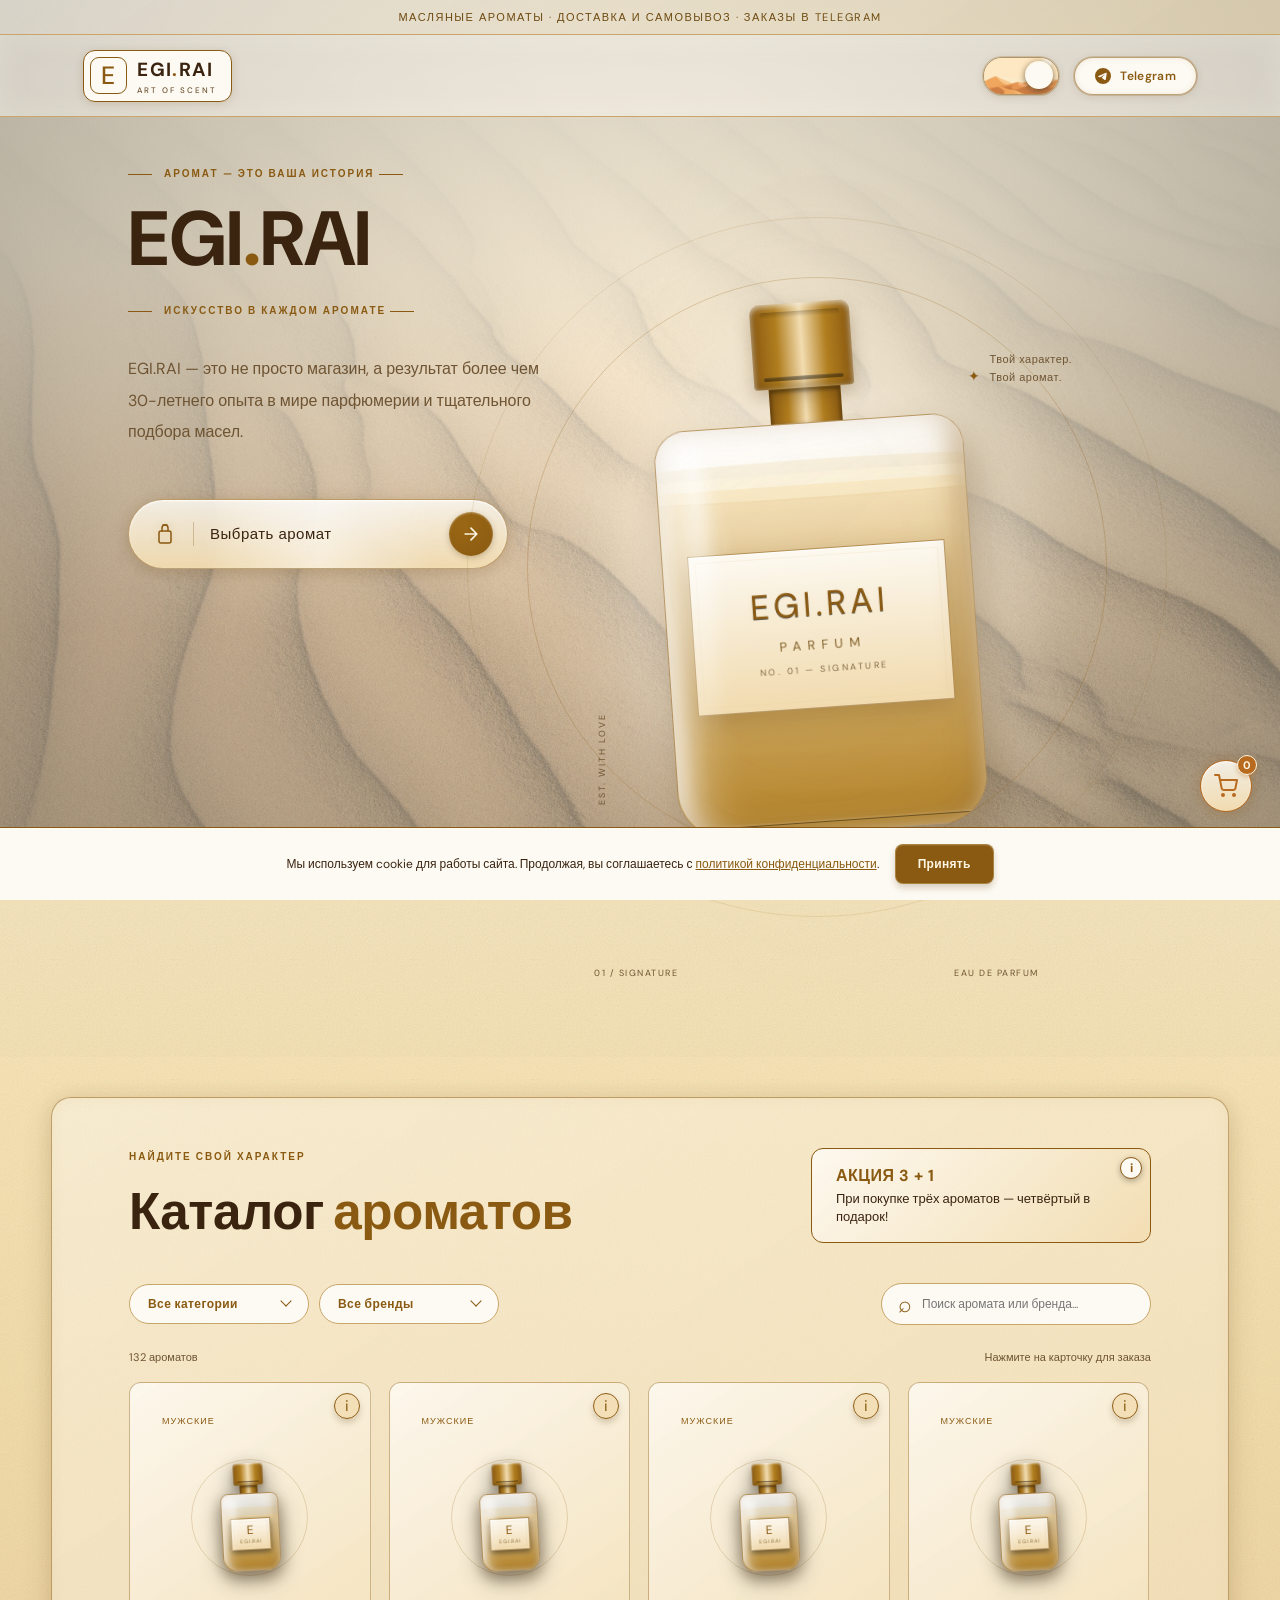
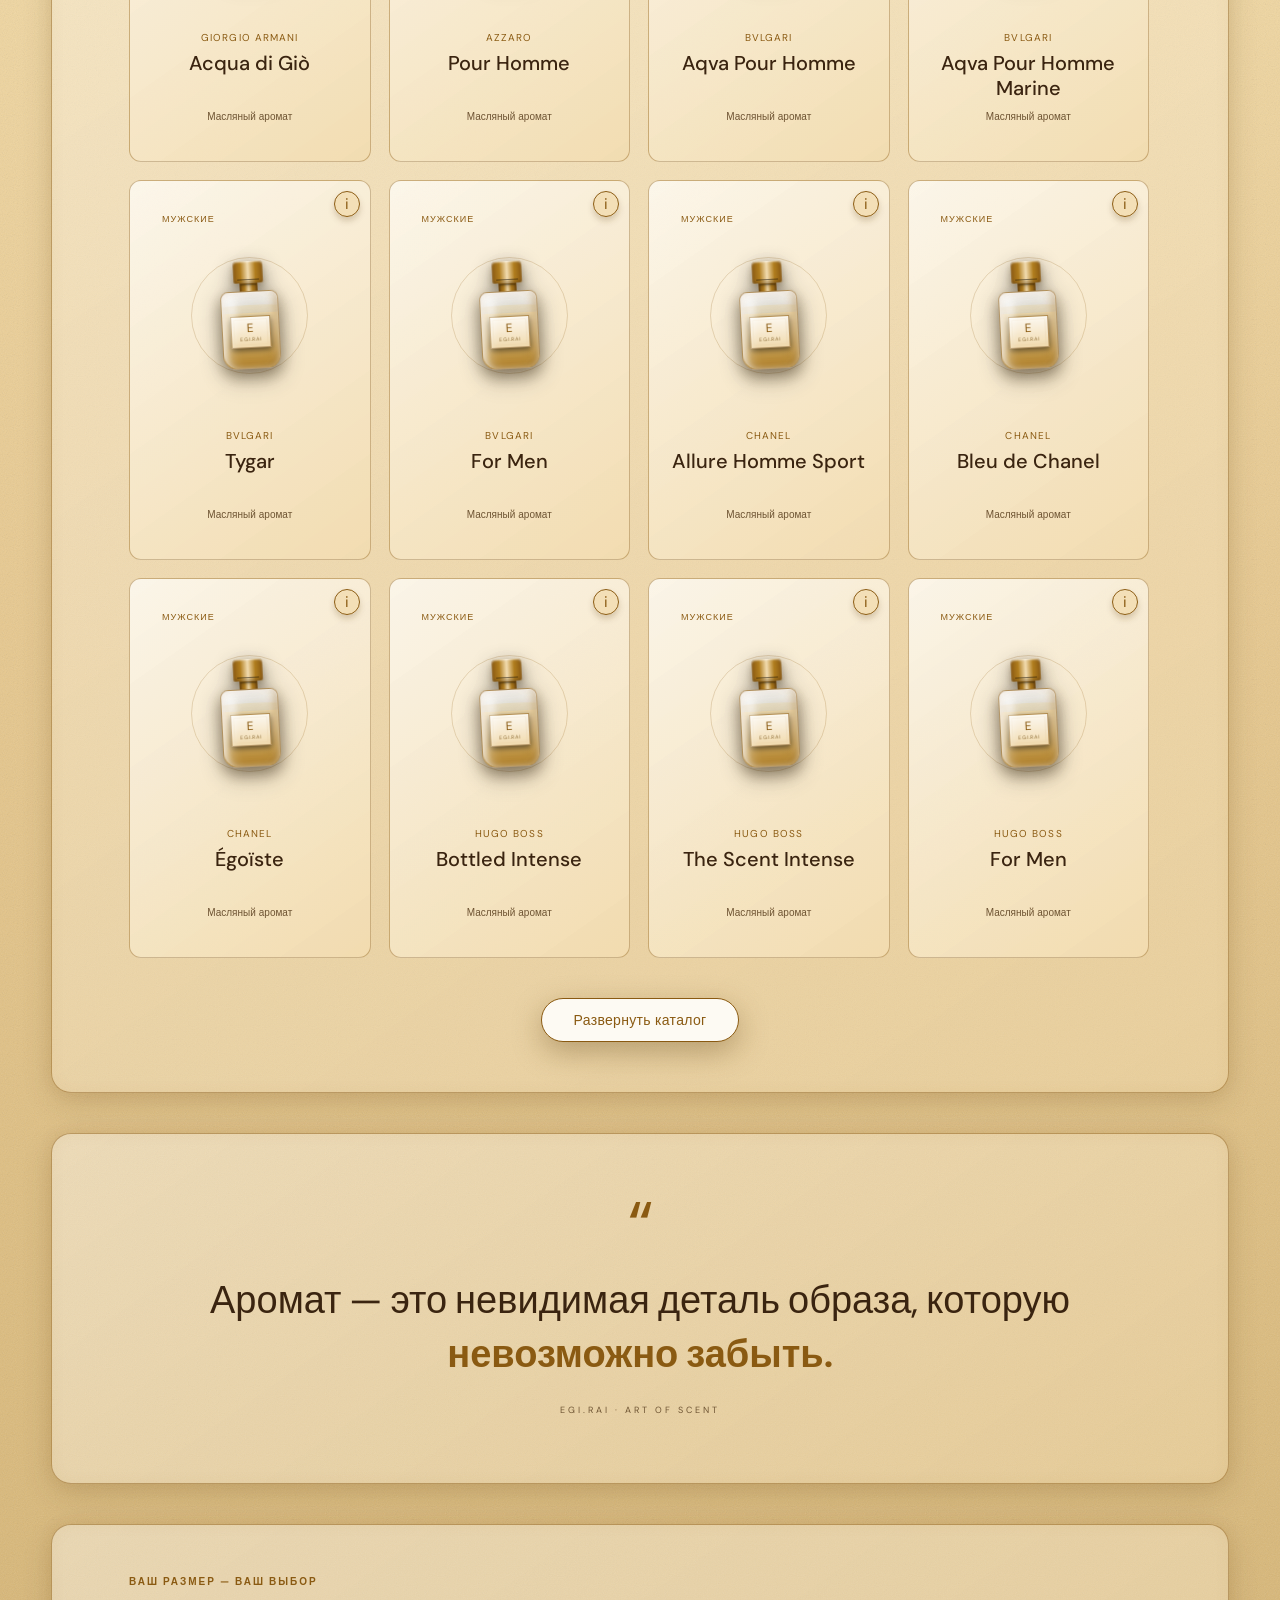
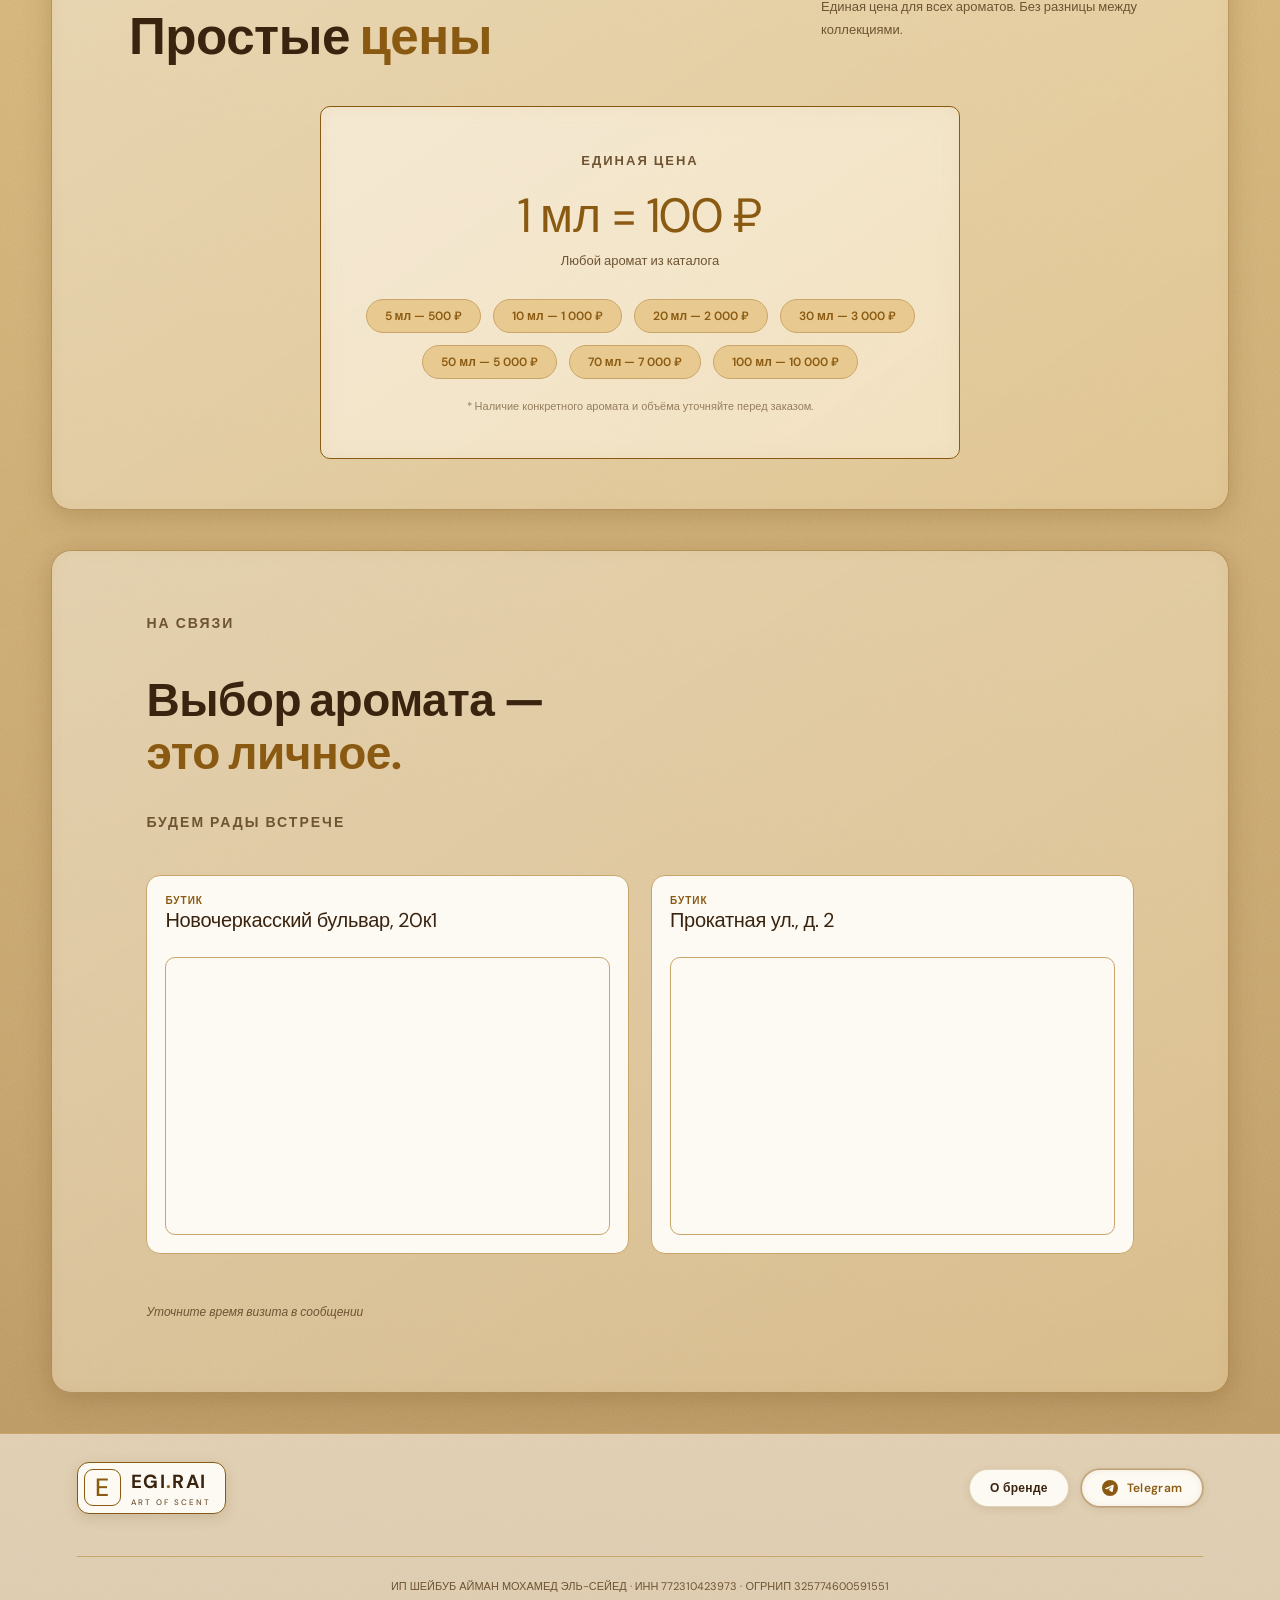
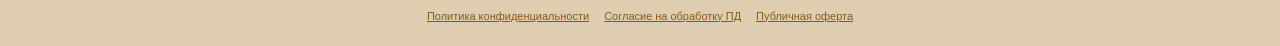
<file: index.html>
<!DOCTYPE html>
<html lang="ru">
<head>
 <link rel="icon" type="image/x-icon" href="favicon.ico">
 <link rel="icon" type="image/png" sizes="32x32" href="favicon-32x32.png">
 <link rel="icon" type="image/png" sizes="16x16" href="favicon-16x16.png">
  <meta charset="UTF-8">
  <meta name="referrer" content="origin">
  <meta name="viewport" content="width=device-width, initial-scale=1.0">
  <meta name="description" content="EGI.RAI — масляные духи. Ароматы: мужские, женские, унисекс. Заказ в Telegram.">
  <title>EGI.RAI — искусство в каждом аромате</title>
  
  <script>
    (function() {
      const savedTheme = localStorage.getItem('theme');
      if (savedTheme === 'light') {
        document.documentElement.classList.add('light-theme');
      } else if (!savedTheme) {
        const prefersLight = window.matchMedia('(prefers-color-scheme: light)').matches;
        if (prefersLight) document.documentElement.classList.add('light-theme');
      }
    })();
  </script>

  <link rel="preconnect" href="https://fonts.googleapis.com">
  <link rel="preconnect" href="https://fonts.gstatic.com" crossorigin>
  <link href="https://fonts.googleapis.com/css2?family=DM+Sans:wght@400;500;600;700&family=Playfair+Display:ital,wght@0,500;0,600;0,700;1,500&display=swap" rel="stylesheet">
  <link rel="stylesheet" href="style.css">
</head>
<body>
  
  <!-- ФОН ИЗ ПЕСКА -->
  <div class="sand-bg-image" aria-hidden="true"></div>

  <div class="sand-fade" aria-hidden="true"></div>

  <div class="announcement">Масляные ароматы · Доставка и самовывоз · Заказы в Telegram</div>

  <header class="header">
    <a class="logo" href="index.html" aria-label="EGI.RAI — главная">
      <span class="logo-mark">E</span>
      <span>EGI<span class="gold">.</span>RAI<small>ART OF SCENT</small></span>
    </a>
    
    <div class="header-actions">
           <button id="themeToggle" class="theme-toggle" aria-label="Сменить тему">
        <span class="theme-slider-track">
          <span class="theme-slider-bg theme-bg-night"></span>
          <span class="theme-slider-bg theme-bg-day"></span>
          <span class="theme-slider-knob"></span>
        </span>
      </button>
     <a class="footer-tg-btn" href="https://t.me/Faputa_void" target="_blank" rel="noopener">
  <svg viewBox="0 0 24 24" fill="currentColor" width="16" height="16"><path d="M11.944 0A12 12 0 0 0 0 12a12 12 0 0 0 12 12 12 12 0 0 0 12-12A12 12 0 0 0 12 0a12 12 0 0 0-.056 0zm4.962 7.224c.1-.002.321.023.465.14a.506.506 0 0 1 .171.325c.016.093.036.306.02.472-.18 1.898-.962 6.502-1.36 8.627-.168.9-.499 1.201-.82 1.23-.696.065-1.225-.46-1.9-.902-1.056-.693-1.653-1.124-2.678-1.8-1.185-.78-.417-1.21.258-1.91.177-.184 3.247-2.977 3.307-3.23.007-.032.014-.15-.056-.212s-.174-.041-.249-.024c-.106.024-1.793 1.14-5.061 3.345-.48.33-.913.49-1.302.48-.428-.008-1.252-.241-1.865-.44-.752-.245-1.349-.374-1.297-.789.027-.216.325-.437.893-.663 3.498-1.524 5.83-2.529 6.998-3.014 3.332-1.386 4.025-1.627 4.476-1.635z"/></svg>
  Telegram
</a>
      <button class="menu-toggle" id="menuToggle" aria-label="Открыть меню">☰</button>
    </div>
  </header>

  <main>
    <section class="hero" id="home">
      <div class="hero-copy">
        <p class="eyebrow"><span></span> АРОМАТ — ЭТО ВАША ИСТОРИЯ <span></span></p>
        <h1 class="hero-title"> EGI<em>.</em>RAI<br></em></h1>
        <p class="eyebrow"><span></span> ИСКУССТВО В КАЖДОМ АРОМАТЕ <span></span></p>
        <p class="hero-text">EGI.RAI — это не просто магазин, а результат более чем 30-летнего опыта в мире парфюмерии и тщательного подбора масел.</p>
        <a class="hero-btn" href="#catalog">
  <span class="hero-btn-icon">
    <svg viewBox="0 0 24 24" fill="none" stroke="currentColor" stroke-width="1.5" stroke-linecap="round" stroke-linejoin="round">
      <rect x="6" y="9" width="12" height="12" rx="2"></rect>
      <path d="M9 9V6a3 3 0 0 1 6 0v3"></path>
      <path d="M10 3h4"></path>
    </svg>
  </span>
  <span class="hero-btn-divider"></span>
  <span class="hero-btn-text">Выбрать аромат</span>
  <span class="hero-btn-arrow">
    <svg viewBox="0 0 24 24" fill="none" stroke="currentColor" stroke-width="2" stroke-linecap="round" stroke-linejoin="round">
      <path d="M5 12h14M12 5l7 7-7 7"></path>
    </svg>
  </span>
</a>
      </div>
      
      <div class="hero-art" aria-label="Иллюстрация флакона духов">
        <div class="art-orbit orbit-one"></div>
        <div class="art-orbit orbit-two"></div>
        <div class="art-glow"></div>
       
        
        <div class="scent-particles" aria-hidden="true">
          <span></span><span></span><span></span><span></span><span></span>
          <span></span><span></span><span></span><span></span><span></span>
        </div>
        
        <div class="bottle">
          <div class="bottle-cap"></div>
          <div class="bottle-neck"></div>
          <div class="bottle-body">
            <div class="bottle-liquid"></div>
             <div class="bottle-liquid-bubbles" aria-hidden="true">
                <span></span><span></span><span></span><span></span>
                <span></span><span></span><span></span><span></span>
             </div>
            <div class="bottle-glass-back"></div>
            <div class="bottle-label"><span>EGI.RAI</span><i>PARFUM</i><small>NO. 01 — SIGNATURE</small></div>
            <div class="bottle-glass-front">
              <div class="bottle-shine"></div>
            </div>
          </div>
        </div>

        <div class="art-caption"><span>01 / SIGNATURE</span><span>EAU DE PARFUM</span></div>
        <div class="floating-note note-a">✦ <span>Твой характер.<br>Твой аромат.</span></div>
        <div class="floating-note note-b">EST. WITH LOVE</div>
      </div>
    </section>

    <section class="catalog section" id="catalog">
      <div class="section-heading">
        <div>
          <p class="eyebrow">НАЙДИТЕ СВОЙ ХАРАКТЕР </p>
          <h2>Каталог <em>ароматов</em></h2>
        </div>
        
        <!-- Промо-акция 3+1 -->
        <div class="promo-banner" id="promoBanner">
          <div class="promo-info-badge" aria-hidden="true">i</div>
          <div class="promo-content">
            <span class="promo-title">Акция 3 + 1</span>
            <span class="promo-sub">При покупке трёх ароматов — четвёртый в подарок!</span>
          </div>
          <div class="promo-tooltip">
            Если вы берёте три любых аромата одинакового объёма, то получаете ещё один аромат точно такого же объёма в подарок. Четвёртый можно выбрать из любого раздела каталога.
          </div>
        </div>
      </div>

      <div class="catalog-layout">
  <div class="catalog-main" style="width: 100%;">
    <div class="catalog-tools">
      <div class="filters">
        <div class="custom-select" id="genderFilter" data-value="Все">
          <button type="button" class="custom-select-trigger">
            <span class="custom-select-label">Все категории</span>
            <span class="custom-select-arrow"></span>
          </button>
          <ul class="custom-select-options">
            <li class="custom-select-option selected" data-value="Все">Все категории</li>
            <li class="custom-select-option" data-value="Мужские">Мужские</li>
            <li class="custom-select-option" data-value="Женские">Женские</li>
            <li class="custom-select-option" data-value="Унисекс">Унисекс</li>
          </ul>
        </div>

        <div class="custom-select" id="brandFilter" data-value="Все">
          <button type="button" class="custom-select-trigger">
            <span class="custom-select-label">Все бренды</span>
            <span class="custom-select-arrow"></span>
          </button>
          <ul class="custom-select-options">
            <li class="custom-select-option selected" data-value="Все">Все бренды</li>
          </ul>
        </div>
      </div>
            
            <label class="search">
              <span>⌕</span>
              <input id="searchInput" type="search" placeholder="Поиск аромата или бренда..." aria-label="Поиск аромата">
            </label>
          </div>

          <div class="result-line">
            <span id="resultCount">Все ароматы · 140</span>
            <span>Нажмите на карточку для заказа</span>
          </div>

          <div class="product-grid" id="productGrid"></div>
          <div class="empty-state" id="emptyState" hidden>Ничего не найдено. Попробуйте изменить запрос.</div>
          
          <div style="text-align: center; margin-top: 40px; display: none;" id="expandWrapper">
            <button class="button button-outline" id="expandBtn">
              Развернуть каталог
            </button>
          </div>
        </div>
      </div>
    </section>

    <section class="quote-band">
      <div class="quote-mark">“</div>
      <p>Аромат — это невидимая деталь образа, которую <br><em>невозможно забыть.</em></p>
      <span>EGI.RAI · ART OF SCENT</span>
    </section>

    <section class="prices section" id="prices">
      <div class="section-heading">
        <div>
          <p class="eyebrow">ВАШ РАЗМЕР — ВАШ ВЫБОР</p>
          <h2>Простые <em>цены</em></h2>
        </div>
        <p class="section-sub">Единая цена для всех ароматов. Без разницы между коллекциями.</p>
      </div>
      
      <div class="price-unified">
        <p class="eyebrow">ЕДИНАЯ ЦЕНА</p>
        <div class="big">1 мл = 100 ₽</div>
        <p>Любой аромат из каталога</p>
        
        <div class="vol-row">
          <span>5 мл — 500 ₽</span>
          <span>10 мл — 1 000 ₽</span>
          <span>20 мл — 2 000 ₽</span>
          <span>30 мл — 3 000 ₽</span>
          <span>50 мл — 5 000 ₽</span>
          <span>70 мл — 7 000 ₽</span>
          <span>100 мл — 10 000 ₽</span>
        </div>
        <p class="note">* Наличие конкретного аромата и объёма уточняйте перед заказом.</p>
      </div>
    </section>

    <section class="contact-section" id="contacts">
      <div class="contact-inner">
        <div class="contact-copy">
          <p class="eyebrow">НА СВЯЗИ</p>
          <h2>Выбор аромата —<br><em>это личное.</em></h2>
          <p class="eyebrow" style="margin-top: 30px;">БУДЕМ РАДЫ ВСТРЕЧЕ</p>
        </div>

        <div class="address-card">
  
  <div class="addr-item">
    <div>
      <div class="addr-sub">Бутик</div>
      <div class="addr-title">Новочеркасский бульвар, 20к1</div>
    </div>
    <div class="addr-map">
      <iframe 
        src="https://yandex.ru/map-widget/v1/?um=constructor%3Ae6e293067e3812448a5f7fbaff81079a705a65f255eb3e6a280eabdc0e5988c2&z=17"
        loading="lazy"
        referrerpolicy="no-referrer-when-downgrade">
      </iframe>
      <a class="addr-map-link" 
         href="https://yandex.ru/maps/?um=constructor%3Ae6e293067e3812448a5f7fbaff81079a705a65f255eb3e6a280eabdc0e5988c2&source=constructorLink" 
         target="_blank" 
         rel="noopener noreferrer"
         aria-label="Открыть адрес на карте"></a>
    </div>
  </div>

  <div class="addr-item">
    <div>
      <div class="addr-sub">Бутик</div>
      <div class="addr-title">Прокатная ул., д. 2</div>
    </div>
    <div class="addr-map">
      <iframe 
        src="https://yandex.ru/map-widget/v1/?um=constructor%3A06a2230cbd2a25e614bf88dac627c6d6bc9451524f329dfeb8d3e3661c051b09&z=17"
        loading="lazy"
        referrerpolicy="no-referrer-when-downgrade">
      </iframe>
      <a class="addr-map-link" 
         href="https://yandex.ru/maps/?um=constructor%3A06a2230cbd2a25e614bf88dac627c6d6bc9451524f329dfeb8d3e3661c051b09&source=constructorLink" 
         target="_blank" 
         rel="noopener noreferrer"
         aria-label="Открыть адрес на карте"></a>
    </div>
  </div>

</div>

        <p class="contact-note">Уточните время визита в сообщении</p>
      </div>
    </section>
  </main>

  <!-- ПОДВАЛ -->
  <footer class="footer">
    <div class="footer-top">
      <a class="logo footer-logo" href="#home">
        <span class="logo-mark">E</span>
        <span>EGI<span class="gold">.</span>RAI<small>ART OF SCENT</small></span>
      </a>
      <div class="footer-actions">
        <a class="footer-about-btn" href="about.html">О бренде</a>
        <a class="footer-tg-btn" href="https://t.me/Faputa_void" target="_blank" rel="noopener">
          <svg viewBox="0 0 24 24" fill="currentColor" width="16" height="16"><path d="M11.944 0A12 12 0 0 0 0 12a12 12 0 0 0 12 12 12 12 0 0 0 12-12A12 12 0 0 0 12 0a12 12 0 0 0-.056 0zm4.962 7.224c.1-.002.321.023.465.14a.506.506 0 0 1 .171.325c.016.093.036.306.02.472-.18 1.898-.962 6.502-1.36 8.627-.168.9-.499 1.201-.82 1.23-.696.065-1.225-.46-1.9-.902-1.056-.693-1.653-1.124-2.678-1.8-1.185-.78-.417-1.21.258-1.91.177-.184 3.247-2.977 3.307-3.23.007-.032.014-.15-.056-.212s-.174-.041-.249-.024c-.106.024-1.793 1.14-5.061 3.345-.48.33-.913.49-1.302.48-.428-.008-1.252-.241-1.865-.44-.752-.245-1.349-.374-1.297-.789.027-.216.325-.437.893-.663 3.498-1.524 5.83-2.529 6.998-3.014 3.332-1.386 4.025-1.627 4.476-1.635z"/></svg>
          Telegram
        </a>
      </div>
    </div>

    <!-- НОВЫЙ БЛОК С ДОКУМЕНТАМИ -->
    <div style="border-top: 1px solid var(--line); margin-top: 20px; padding: 20px 0; text-align: center; font-size: 11px; color: var(--muted); line-height: 1.8;">
      <p style="margin: 0 0 10px;">ИП ШЕЙБУБ АЙМАН МОХАМЕД ЭЛЬ-СЕЙЕД · ИНН 772310423973 · ОГРНИП 325774600591551</p>
      <div style="display: flex; gap: 15px; justify-content: center; flex-wrap: wrap;">
        <a href="privacy.html" style="color: var(--gold); text-decoration: underline;">Политика конфиденциальности</a>
        <a href="consent.html" style="color: var(--gold); text-decoration: underline;">Согласие на обработку ПД</a>
        <a href="offer.html" style="color: var(--gold); text-decoration: underline;">Публичная оферта</a>
      </div>
    </div>
  </footer>

   <div class="floating-bottom-right">
    <a href="#" id="cartBtn" class="cart-btn" aria-label="Корзина">
      <svg class="cart-icon" viewBox="0 0 24 24" fill="none" stroke="currentColor" stroke-width="2" stroke-linecap="round" stroke-linejoin="round">
        <circle cx="9" cy="21" r="1"></circle>
        <circle cx="20" cy="21" r="1"></circle>
        <path d="M1 1h4l2.68 13.39a2 2 0 0 0 2 1.61h9.72a2 2 0 0 0 2-1.61L23 6H6"></path>
      </svg>
      <span id="cartCount" class="cart-count">0</span>
    </a>
    <button id="toTop" class="to-top" aria-label="Скролл">
      <span id="scrollIcon">&darr;</span>
    </button>
  </div>
  <div id="orderModal" class="modal-overlay">
    <div class="modal-content">
      <button class="modal-close" id="closeModal">✕</button>
      <p class="eyebrow" style="margin-bottom: 5px;">ВЫБОР ОБЪЕМА</p>
      <h3 id="modalProductName" class="modal-title">Название аромата</h3>
      <p id="modalProductBrand" class="modal-brand">Бренд</p>

      <div class="modal-form">
        <label>Выберите объём:</label>
        <div class="custom-select" id="modalVolume" data-value="5">
          <button type="button" class="custom-select-trigger">
            <span class="custom-select-label">5 мл — 500 ₽</span>
            <span class="custom-select-arrow"></span>
          </button>
          <ul class="custom-select-options">
            <li class="custom-select-option selected" data-value="5">5 мл — 500 ₽</li>
            <li class="custom-select-option" data-value="10">10 мл — 1 000 ₽</li>
            <li class="custom-select-option" data-value="20">20 мл — 2 000 ₽</li>
            <li class="custom-select-option" data-value="30">30 мл — 3 000 ₽</li>
            <li class="custom-select-option" data-value="50">50 мл — 5 000 ₽</li>
            <li class="custom-select-option" data-value="70">70 мл — 7 000 ₽</li>
            <li class="custom-select-option" data-value="100">100 мл — 10 000 ₽</li>
          </ul>
        </div>

        <button class="button button-gold" id="addToCartBtn" style="margin-top: 25px; width: 100%;">Добавить в корзину</button>
      </div>
    </div>
  </div>

  <div id="cartModal" class="modal-overlay">
    <div class="modal-content">
      <button class="modal-close" id="closeCart">✕</button>
      <p class="eyebrow" style="margin-bottom: 5px;">ВАША КОРЗИНА</p>
      <h3 class="modal-title" style="margin-bottom: 20px;">Выбранные ароматы</h3>
      
      <div id="cartItemsList"></div>      
      <div id="cartEmptyMsg" style="text-align:center; color:var(--muted); padding: 20px;">
        Ваша корзина пока пуста. Выберите аромат из каталога.
      </div>

      <div id="cartTotal" class="cart-total" style="display:none;">
       <span>Итого:</span>
       <strong id="cartTotalSum">0 ₽</strong>
      </div>

                <div id="cartFormWrapper" style="display:none;">
        <label style="display:block; font-size:11px; color:var(--gold-light); text-transform:uppercase; letter-spacing:1px; margin-bottom:8px; margin-top:20px; font-weight:600;">Ваше имя:</label>
        <input type="text" id="cartName" placeholder="Как к вам обращаться?" style="width:100%; padding:14px 16px; background-color:var(--paper); border:1px solid var(--line); border-radius:8px; color:var(--ink); font-family:inherit; font-size:14px; outline:none; box-sizing:border-box;">
        
        <label style="display:block; font-size:11px; color:var(--gold-light); text-transform:uppercase; letter-spacing:1px; margin-bottom:8px; margin-top:20px; font-weight:600;">Телефон:</label>
        <input type="tel" id="cartContact" placeholder="+7 (___) ___-__-__" inputmode="tel" autocomplete="tel" maxlength="18" style="width:100%; padding:14px 16px; background-color:var(--paper); border:1px solid var(--line); border-radius:8px; color:var(--ink); font-family:inherit; font-size:14px; outline:none; box-sizing:border-box;">
        
        <label style="display:block; font-size:11px; color:var(--gold-light); text-transform:uppercase; letter-spacing:1px; margin-bottom:8px; margin-top:20px; font-weight:600;">Сообщение:</label>
        <input type="text" id="cartComment" placeholder="Например: пишите в WhatsApp" style="width:100%; padding:14px 16px; background-color:var(--paper); border:1px solid var(--line); border-radius:8px; color:var(--ink); font-family:inherit; font-size:14px; outline:none; box-sizing:border-box;">

        <label class="consent-label">
          <span class="consent-box">
            <input type="checkbox" id="consentCheckbox" required>
            <span class="consent-tick" aria-hidden="true"></span>
          </span>
          <div class="consent-text">Я согласен с <a href="privacy.html" target="_blank" style="color:#c9a96e; text-decoration:underline;">политикой конфиденциальности</a> и даю <a href="consent.html" target="_blank" style="color:#c9a96e; text-decoration:underline;">согласие на обработку персональных данных</a></div>
        </label>

        <a href="#" id="submitCartOrderLink" class="button button-gold" style="margin-top: 10px; width: 100%; display: flex; align-items: center; justify-content: center; text-align: center; text-decoration: none; padding: 16px; box-sizing: border-box;">Оформить заказ</a>
        
        <p class="modal-note">Мы получим список выбранных ароматов.</p>
      </div>
      </div>
    </div>
  </div>
  
  <div id="cookieBanner" class="cookie-banner" hidden style="position:fixed; bottom:0; left:0; right:0; z-index:10000; display:flex; gap:16px; align-items:center; justify-content:center; flex-wrap:wrap; padding:16px 20px; background:var(--dark); color:var(--ink); border-top:1px solid var(--gold); font-size:12px; line-height:1.5;">
    <p style="margin:0; max-width:720px;">Мы используем cookie для работы сайта. Продолжая, вы соглашаетесь с <a href="privacy.html" style="color:var(--gold); text-decoration:underline;">политикой конфиденциальности</a>.</p>
    <button id="cookieAccept" class="button button-gold" type="button" style="padding:10px 22px; font-size:12px;">Принять</button>
  </div>

  <script src="script.js"></script>
</body>
</html>
</file>
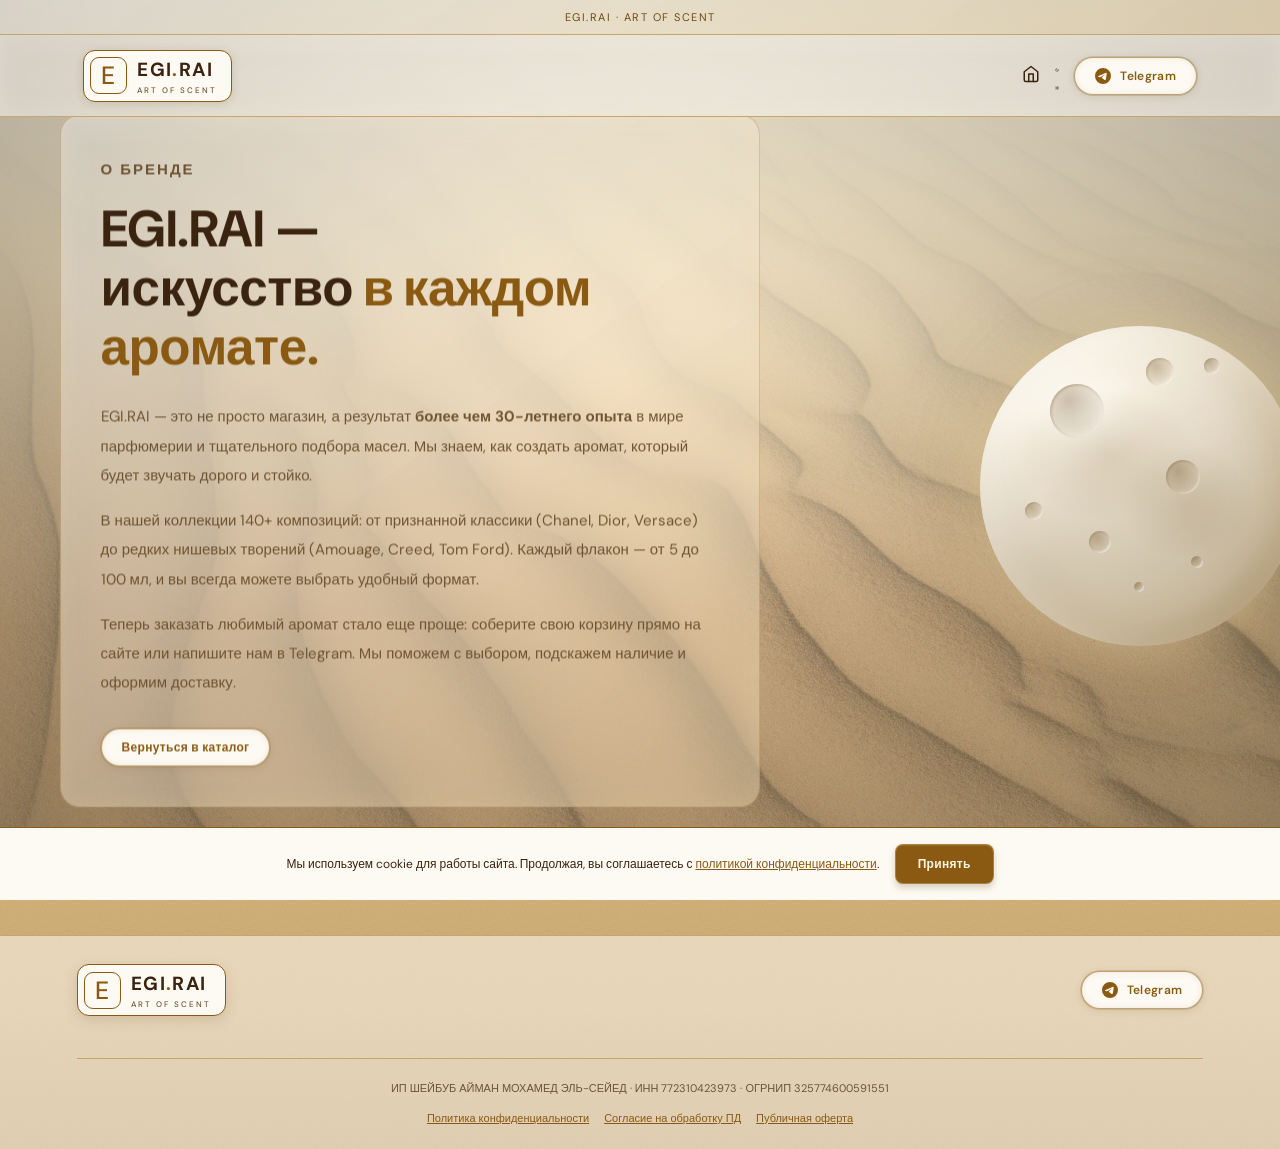
<file: about.html>
<!DOCTYPE html>
<html lang="ru">
<head>
  <link rel="icon" type="image/x-icon" href="favicon.ico">
  <meta charset="UTF-8">
  <meta name="viewport" content="width=device-width, initial-scale=1.0">
  <meta name="description" content="О бренде EGI.RAI — масляные духи, 140+ ароматов, заказ в Telegram.">
  <title>О бренде — EGI.RAI</title>

  <script>
    (function() {
      const savedTheme = localStorage.getItem('theme');
      if (savedTheme === 'light') {
        document.documentElement.classList.add('light-theme');
      } else if (!savedTheme) {
        const prefersLight = window.matchMedia('(prefers-color-scheme: light)').matches;
        if (prefersLight) document.documentElement.classList.add('light-theme');
      }
    })();
  </script>

  <link rel="preconnect" href="https://fonts.googleapis.com">
  <link rel="preconnect" href="https://fonts.gstatic.com" crossorigin>
  <link href="https://fonts.googleapis.com/css2?family=DM+Sans:wght@400;500;600;700&family=Playfair+Display:ital,wght@0,500;0,600;0,700;1,500&display=swap" rel="stylesheet">
  <link rel="stylesheet" href="style.css">
</head>
<body class="about-page">

  <!-- ФОН ИЗ ПЕСКА -->
  <div class="sand-bg-image" aria-hidden="true"></div>
  <div class="sand-fade" aria-hidden="true"></div>

  <div class="announcement">EGI.RAI · ART OF SCENT</div>

  <header class="header">
    <a class="logo" href="index.html" aria-label="EGI.RAI — на главную">
      <span class="logo-mark">E</span>
      <span>EGI<span class="gold">.</span>RAI<small>ART OF SCENT</small></span>
    </a>
    
    <div class="header-actions">
       <a href="index.html" class="theme-toggle" aria-label="На главную" style="text-decoration: none;">
        <svg viewBox="0 0 24 24" fill="none" stroke="currentColor" stroke-width="2" stroke-linecap="round" stroke-linejoin="round" style="width: 18px; height: 18px;">
          <path d="M3 9l9-7 9 7v11a2 2 0 0 1-2 2H5a2 2 0 0 1-2-2z"></path>
          <polyline points="9 22 9 12 15 12 15 22"></polyline>
        </svg>
      </a>
      <button id="themeToggle" class="theme-toggle" aria-label="Сменить тему">
        <svg class="icon-moon" viewBox="0 0 24 24" fill="none" stroke="currentColor" stroke-width="2" stroke-linecap="round" stroke-linejoin="round"><path d="M21 12.79A9 9 0 1 1 11.21 3 7 7 0 0 0 21 12.79z"></path></svg>
        <svg class="icon-sun" viewBox="0 0 24 24" fill="none" stroke="currentColor" stroke-width="2" stroke-linecap="round" stroke-linejoin="round"><circle cx="12" cy="12" r="5"></circle><line x1="12" y1="1" x2="12" y2="3"></line><line x1="12" y1="21" x2="12" y2="23"></line><line x1="4.22" y1="4.22" x2="5.64" y2="5.64"></line><line x1="18.36" y1="18.36" x2="19.78" y2="19.78"></line><line x1="1" y1="12" x2="3" y2="12"></line><line x1="21" y1="12" x2="23" y2="12"></line><line x1="4.22" y1="19.78" x2="5.64" y2="18.36"></line><line x1="18.36" y1="5.64" x2="19.78" y2="4.22"></line></svg>
      </button>
     <a class="footer-tg-btn" href="https://t.me/Faputa_void" target="_blank" rel="noopener">
  <svg viewBox="0 0 24 24" fill="currentColor" width="16" height="16"><path d="M11.944 0A12 12 0 0 0 0 12a12 12 0 0 0 12 12 12 12 0 0 0 12-12A12 12 0 0 0 12 0a12 12 0 0 0-.056 0zm4.962 7.224c.1-.002.321.023.465.14a.506.506 0 0 1 .171.325c.016.093.036.306.02.472-.18 1.898-.962 6.502-1.36 8.627-.168.9-.499 1.201-.82 1.23-.696.065-1.225-.46-1.9-.902-1.056-.693-1.653-1.124-2.678-1.8-1.185-.78-.417-1.21.258-1.91.177-.184 3.247-2.977 3.307-3.23.007-.032.014-.15-.056-.212s-.174-.041-.249-.024c-.106.024-1.793 1.14-5.061 3.345-.48.33-.913.49-1.302.48-.428-.008-1.252-.241-1.865-.44-.752-.245-1.349-.374-1.297-.789.027-.216.325-.437.893-.663 3.498-1.524 5.83-2.529 6.998-3.014 3.332-1.386 4.025-1.627 4.476-1.635z"/></svg>
  Telegram
</a>
    </div>
    <button class="menu-toggle" id="menuToggle" aria-label="Открыть меню">☰</button>
  </header>

  <main class="about-main">
    <!-- Детальная луна (тёмная тема) / детальное солнце (светлая тема) -->
    <div class="moon-container">
  <!-- ЛУНА (тёмная тема) -->
  <div class="moon-body">
    <div class="moon-texture"></div>
    <div class="moon-craters">
      <span class="crater crater-1"></span>
      <span class="crater crater-2"></span>
      <span class="crater crater-3"></span>
      <span class="crater crater-4"></span>
      <span class="crater crater-5"></span>
      <span class="crater crater-6"></span>
      <span class="crater crater-7"></span>
      <span class="crater crater-8"></span>
    </div>
    <div class="moon-maria"></div>
  </div>

  <!-- ПИРАМИДА (светлая тема) -->
  <div class="pyramid-scene">
    <div class="pyramid-base"></div>
    <div class="pyramid-side"></div>
    <div class="pyramid-glow"></div>
    <div class="pyramid-sand"></div>
  </div>
</div>

    <section class="about-content">
      <p class="eyebrow">О БРЕНДЕ</p>
      <h2 style="font-family:'DM Sans',sans-serif;font-weight:700;font-size:clamp(36px,4vw,54px);line-height:1.15;margin:0 0 26px; color:var(--ink);letter-spacing:-0.5px;">
        EGI.RAI —<br>искусство <em style="color:var(--gold);font-style:normal;">в каждом аромате.</em>
      </h2>

      <p>
        EGI.RAI — это не просто магазин, а результат <strong>более чем 30-летнего опыта</strong> в мире парфюмерии и тщательного подбора масел. Мы знаем, как создать аромат, который будет звучать дорого и стойко.
      </p>

      <p>
        В нашей коллекции 140+ композиций: от признанной классики (Chanel, Dior, Versace) до редких нишевых творений (Amouage, Creed, Tom Ford). Каждый флакон — от 5 до 100 мл, и вы всегда можете выбрать удобный формат.
      </p>

      <p>
        Теперь заказать любимый аромат стало еще проще: соберите свою корзину прямо на сайте или напишите нам в Telegram. Мы поможем с выбором, подскажем наличие и оформим доставку.
      </p>

      <div style="margin-top: 30px;">
  <a class="footer-tg-btn" href="index.html#catalog">Вернуться в каталог</a>
</div>
    </section>
  </main>

   <!-- ПОДВАЛ -->
  <footer class="footer">
    <div class="footer-top">
      <a class="logo footer-logo" href="index.html">
        <span class="logo-mark">E</span>
        <span>EGI<span class="gold">.</span>RAI<small>ART OF SCENT</small></span>
      </a>
      <div class="footer-actions">
        <a class="footer-tg-btn" href="https://t.me/Faputa_void" target="_blank" rel="noopener">
          <svg viewBox="0 0 24 24" fill="currentColor" width="16" height="16"><path d="M11.944 0A12 12 0 0 0 0 12a12 12 0 0 0 12 12 12 12 0 0 0 12-12A12 12 0 0 0 12 0a12 12 0 0 0-.056 0zm4.962 7.224c.1-.002.321.023.465.14a.506.506 0 0 1 .171.325c.016.093.036.306.02.472-.18 1.898-.962 6.502-1.36 8.627-.168.9-.499 1.201-.82 1.23-.696.065-1.225-.46-1.9-.902-1.056-.693-1.653-1.124-2.678-1.8-1.185-.78-.417-1.21.258-1.91.177-.184 3.247-2.977 3.307-3.23.007-.032.014-.15-.056-.212s-.174-.041-.249-.024c-.106.024-1.793 1.14-5.061 3.345-.48.33-.913.49-1.302.48-.428-.008-1.252-.241-1.865-.44-.752-.245-1.349-.374-1.297-.789.027-.216.325-.437.893-.663 3.498-1.524 5.83-2.529 6.998-3.014 3.332-1.386 4.025-1.627 4.476-1.635z"/></svg>
          Telegram
        </a>
      </div>
    </div>

    <!-- БЛОК С ДОКУМЕНТАМИ -->
    <div style="border-top: 1px solid var(--line); margin-top: 20px; padding: 20px 0; text-align: center; font-size: 11px; color: var(--muted); line-height: 1.8;">
      <p style="margin: 0 0 10px;">ИП ШЕЙБУБ АЙМАН МОХАМЕД ЭЛЬ-СЕЙЕД · ИНН 772310423973 · ОГРНИП 325774600591551</p>
      <div style="display: flex; gap: 15px; justify-content: center; flex-wrap: wrap;">
        <a href="privacy.html" style="color: var(--gold); text-decoration: underline;">Политика конфиденциальности</a>
        <a href="consent.html" style="color: var(--gold); text-decoration: underline;">Согласие на обработку ПД</a>
        <a href="offer.html" style="color: var(--gold); text-decoration: underline;">Публичная оферта</a>
      </div>
    </div>
  </footer>
    <div id="cookieBanner" class="cookie-banner" hidden style="position:fixed; bottom:0; left:0; right:0; z-index:10000; display:flex; gap:16px; align-items:center; justify-content:center; flex-wrap:wrap; padding:16px 20px; background:var(--dark); color:var(--ink); border-top:1px solid var(--gold); font-size:12px; line-height:1.5;">
    <p style="margin:0; max-width:720px;">Мы используем cookie для работы сайта. Продолжая, вы соглашаетесь с <a href="privacy.html" style="color:var(--gold); text-decoration:underline;">политикой конфиденциальности</a>.</p>
    <button id="cookieAccept" class="button button-gold" type="button" style="padding:10px 22px; font-size:12px;">Принять</button>
  </div>
  <script src="script.js"></script>
</body>
</html>
</file>
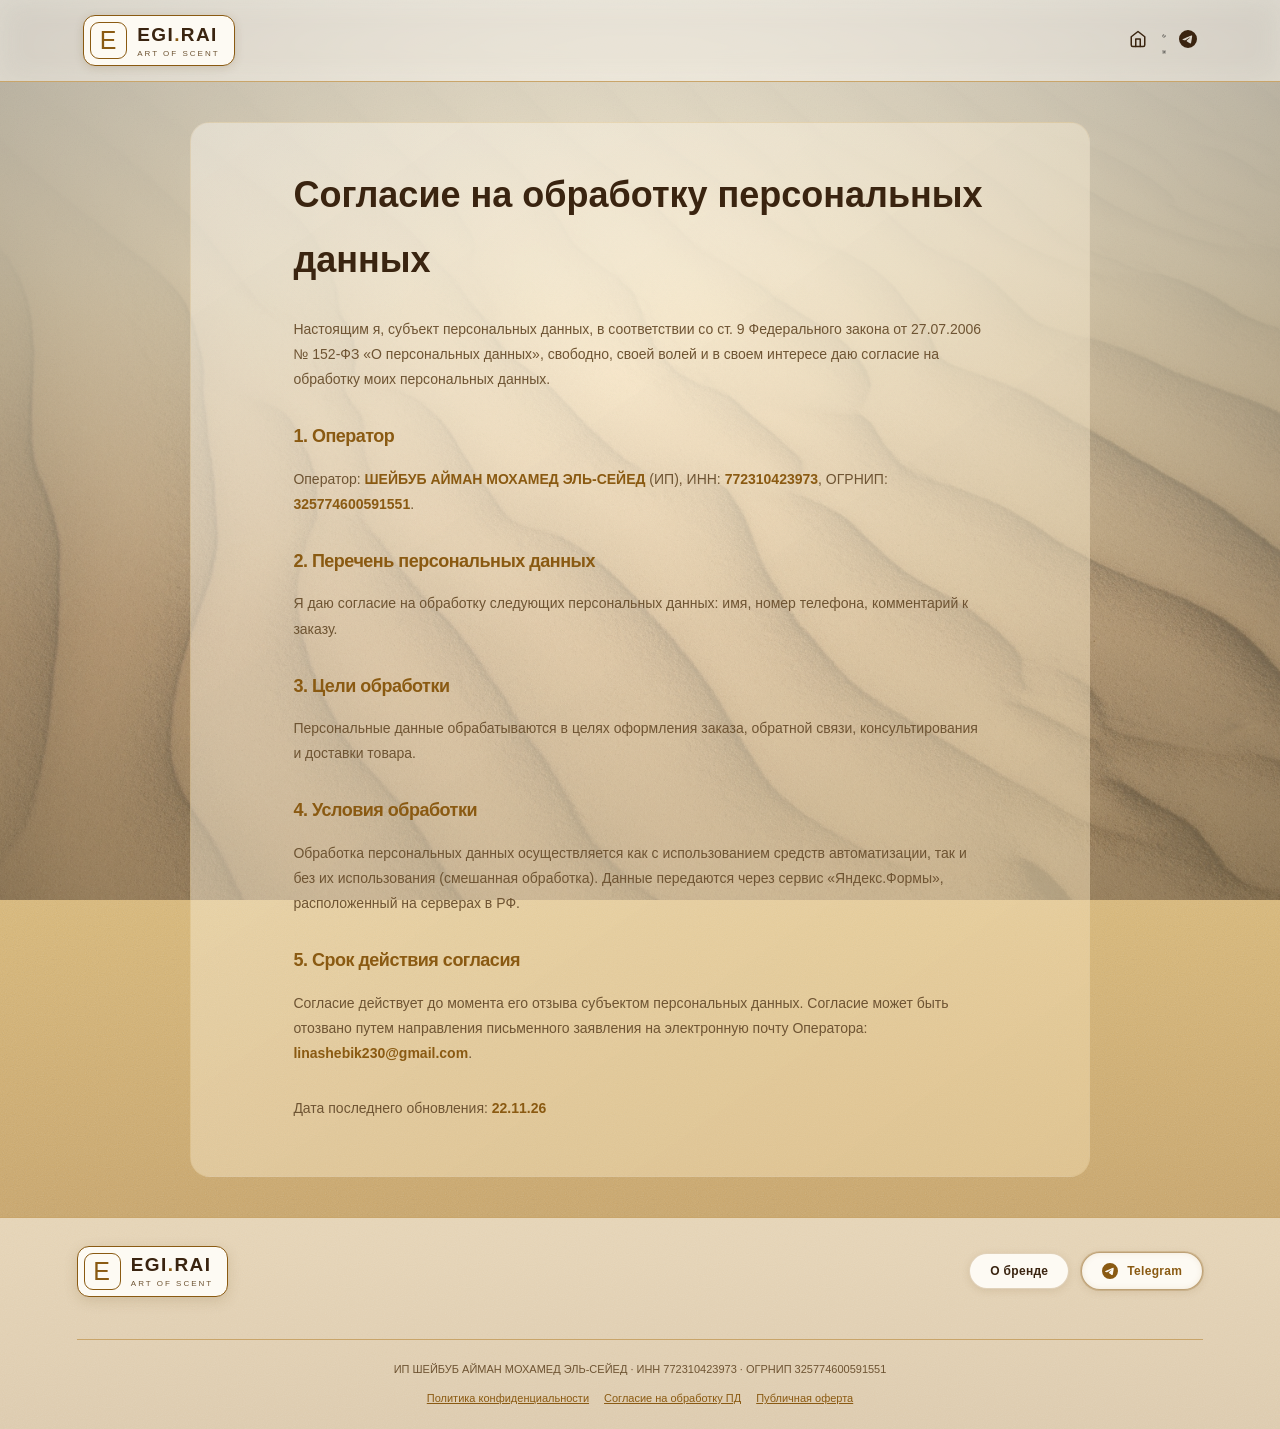
<file: consent.html>
<!DOCTYPE html>
<html lang="ru">
<head>
  <meta charset="UTF-8">
  <meta name="viewport" content="width=device-width, initial-scale=1.0">
    <script>
    (function() {
      const savedTheme = localStorage.getItem('theme');
      if (savedTheme === 'light') {
        document.documentElement.classList.add('light-theme');
      } else if (!savedTheme) {
        const prefersLight = window.matchMedia('(prefers-color-scheme: light)').matches;
        if (prefersLight) document.documentElement.classList.add('light-theme');
      }
    })();
  </script>
  <title>Согласие на обработку ПД — EGI.RAI</title>
  <link rel="stylesheet" href="style.css">
  <style>
    .legal-page { max-width: 900px; margin: 40px auto; padding: 40px 8%; background: var(--island-bg); border: 1px solid rgba(201, 169, 110, 0.15); border-radius: 20px; line-height: 1.8; }
    .legal-page h1 { font-size: clamp(26px, 3.5vw, 36px); color: var(--ink); margin: 0 0 24px; }
    .legal-page h2 { font-size: 18px; color: var(--gold-light); margin: 28px 0 12px; }
    html.light-theme .legal-page h2 { color: var(--gold); }
    .legal-page p, .legal-page li { color: var(--muted); font-size: 14px; }
    .legal-page a { color: var(--gold); text-decoration: underline; }
    .legal-placeholder { color: var(--gold); font-weight: bold; }
  </style>
</head>
<body>
  <div class="sand-bg-image" aria-hidden="true"></div>
  <div class="sand-fade" aria-hidden="true"></div>

  <header class="header">
    <a class="logo" href="index.html" aria-label="EGI.RAI — главная">
      <span class="logo-mark">E</span>
      <span>EGI<span class="gold">.</span>RAI<small>ART OF SCENT</small></span>
    </a>
        <div class="header-actions">
      <!-- Кнопка Домик (На главную) -->
      <a href="index.html" class="theme-toggle" aria-label="На главную" style="text-decoration: none;">
        <svg viewBox="0 0 24 24" fill="none" stroke="currentColor" stroke-width="2" stroke-linecap="round" stroke-linejoin="round" style="width: 18px; height: 18px;">
          <path d="M3 9l9-7 9 7v11a2 2 0 0 1-2 2H5a2 2 0 0 1-2-2z"></path>
          <polyline points="9 22 9 12 15 12 15 22"></polyline>
        </svg>
      </a>

      <!-- Кнопка Смены темы (солнце/луна) -->
      <button id="themeToggle" class="theme-toggle" aria-label="Сменить тему">
        <svg class="icon-moon" viewBox="0 0 24 24" fill="none" stroke="currentColor" stroke-width="2" stroke-linecap="round" stroke-linejoin="round"><path d="M21 12.79A9 9 0 1 1 11.21 3 7 7 0 0 0 21 12.79z"></path></svg>
        <svg class="icon-sun" viewBox="0 0 24 24" fill="none" stroke="currentColor" stroke-width="2" stroke-linecap="round" stroke-linejoin="round"><circle cx="12" cy="12" r="5"></circle><line x1="12" y1="1" x2="12" y2="3"></line><line x1="12" y1="21" x2="12" y2="23"></line><line x1="4.22" y1="4.22" x2="5.64" y2="5.64"></line><line x1="18.36" y1="18.36" x2="19.78" y2="19.78"></line><line x1="1" y1="12" x2="3" y2="12"></line><line x1="21" y1="12" x2="23" y2="12"></line><line x1="4.22" y1="19.78" x2="5.64" y2="18.36"></line><line x1="18.36" y1="5.64" x2="19.78" y2="4.22"></line></svg>
      </button>

      <!-- Кнопка Телеграм (Только иконка) -->
      <a href="https://t.me/Faputa_void" class="theme-toggle" target="_blank" rel="noopener" aria-label="Telegram" style="text-decoration: none;">
        <svg viewBox="0 0 24 24" fill="currentColor" style="width: 18px; height: 18px; margin-left: -2px;">
          <path d="M11.944 0A12 12 0 0 0 0 12a12 12 0 0 0 12 12 12 12 0 0 0 12-12A12 12 0 0 0 12 0a12 12 0 0 0-.056 0zm4.962 7.224c.1-.002.321.023.465.14a.506.506 0 0 1 .171.325c.016.093.036.306.02.472-.18 1.898-.962 6.502-1.36 8.627-.168.9-.499 1.201-.82 1.23-.696.065-1.225-.46-1.9-.902-1.056-.693-1.653-1.124-2.678-1.8-1.185-.78-.417-1.21.258-1.91.177-.184 3.247-2.977 3.307-3.23.007-.032.014-.15-.056-.212s-.174-.041-.249-.024c-.106.024-1.793 1.14-5.061 3.345-.48.33-.913.49-1.302.48-.428-.008-1.252-.241-1.865-.44-.752-.245-1.349-.374-1.297-.789.027-.216.325-.437.893-.663 3.498-1.524 5.83-2.529 6.998-3.014 3.332-1.386 4.025-1.627 4.476-1.635z"/>
        </svg>
      </a>
    </div>
  </header>

  <main class="legal-page">
    <h1>Согласие на обработку персональных данных</h1>
    <p>Настоящим я, субъект персональных данных, в соответствии со ст. 9 Федерального закона от 27.07.2006 № 152-ФЗ «О персональных данных», свободно, своей волей и в своем интересе даю согласие на обработку моих персональных данных.</p>

    <h2>1. Оператор</h2>
    <p>Оператор: <span class="legal-placeholder">ШЕЙБУБ АЙМАН МОХАМЕД ЭЛЬ-СЕЙЕД</span> (ИП), ИНН: <span class="legal-placeholder">772310423973</span>, ОГРНИП: <span class="legal-placeholder">325774600591551</span>.</p>

    <h2>2. Перечень персональных данных</h2>
    <p>Я даю согласие на обработку следующих персональных данных: имя, номер телефона, комментарий к заказу.</p>

    <h2>3. Цели обработки</h2>
    <p>Персональные данные обрабатываются в целях оформления заказа, обратной связи, консультирования и доставки товара.</p>

    <h2>4. Условия обработки</h2>
    <p>Обработка персональных данных осуществляется как с использованием средств автоматизации, так и без их использования (смешанная обработка). Данные передаются через сервис «Яндекс.Формы», расположенный на серверах в РФ.</p>

    <h2>5. Срок действия согласия</h2>
    <p>Согласие действует до момента его отзыва субъектом персональных данных. Согласие может быть отозвано путем направления письменного заявления на электронную почту Оператора: <span class="legal-placeholder">linashebik230@gmail.com</span>.</p>

    <p style="margin-top: 30px;">Дата последнего обновления: <span class="legal-placeholder">22.11.26</span></p>
  </main>

    <!-- ПОДВАЛ -->
  <footer class="footer">
    <div class="footer-top">
      <a class="logo footer-logo" href="index.html">
        <span class="logo-mark">E</span>
        <span>EGI<span class="gold">.</span>RAI<small>ART OF SCENT</small></span>
      </a>
      <div class="footer-actions">
        <a class="footer-about-btn" href="about.html">О бренде</a>
        <a class="footer-tg-btn" href="https://t.me/Faputa_void" target="_blank" rel="noopener">
          <svg viewBox="0 0 24 24" fill="currentColor" width="16" height="16"><path d="M11.944 0A12 12 0 0 0 0 12a12 12 0 0 0 12 12 12 12 0 0 0 12-12A12 12 0 0 0 12 0a12 12 0 0 0-.056 0zm4.962 7.224c.1-.002.321.023.465.14a.506.506 0 0 1 .171.325c.016.093.036.306.02.472-.18 1.898-.962 6.502-1.36 8.627-.168.9-.499 1.201-.82 1.23-.696.065-1.225-.46-1.9-.902-1.056-.693-1.653-1.124-2.678-1.8-1.185-.78-.417-1.21.258-1.91.177-.184 3.247-2.977 3.307-3.23.007-.032.014-.15-.056-.212s-.174-.041-.249-.024c-.106.024-1.793 1.14-5.061 3.345-.48.33-.913.49-1.302.48-.428-.008-1.252-.241-1.865-.44-.752-.245-1.349-.374-1.297-.789.027-.216.325-.437.893-.663 3.498-1.524 5.83-2.529 6.998-3.014 3.332-1.386 4.025-1.627 4.476-1.635z"/></svg>
          Telegram
        </a>
      </div>
    </div>

    <!-- БЛОК С ДОКУМЕНТАМИ -->
    <div style="border-top: 1px solid var(--line); margin-top: 20px; padding: 20px 0; text-align: center; font-size: 11px; color: var(--muted); line-height: 1.8;">
      <p style="margin: 0 0 10px;">ИП ШЕЙБУБ АЙМАН МОХАМЕД ЭЛЬ-СЕЙЕД · ИНН 772310423973 · ОГРНИП 325774600591551</p>
      <div style="display: flex; gap: 15px; justify-content: center; flex-wrap: wrap;">
        <a href="privacy.html" style="color: var(--gold); text-decoration: underline;">Политика конфиденциальности</a>
        <a href="consent.html" style="color: var(--gold); text-decoration: underline;">Согласие на обработку ПД</a>
        <a href="offer.html" style="color: var(--gold); text-decoration: underline;">Публичная оферта</a>
      </div>
    </div>
  </footer>
  <script src="script.js"></script>
</body>
</html>
</file>
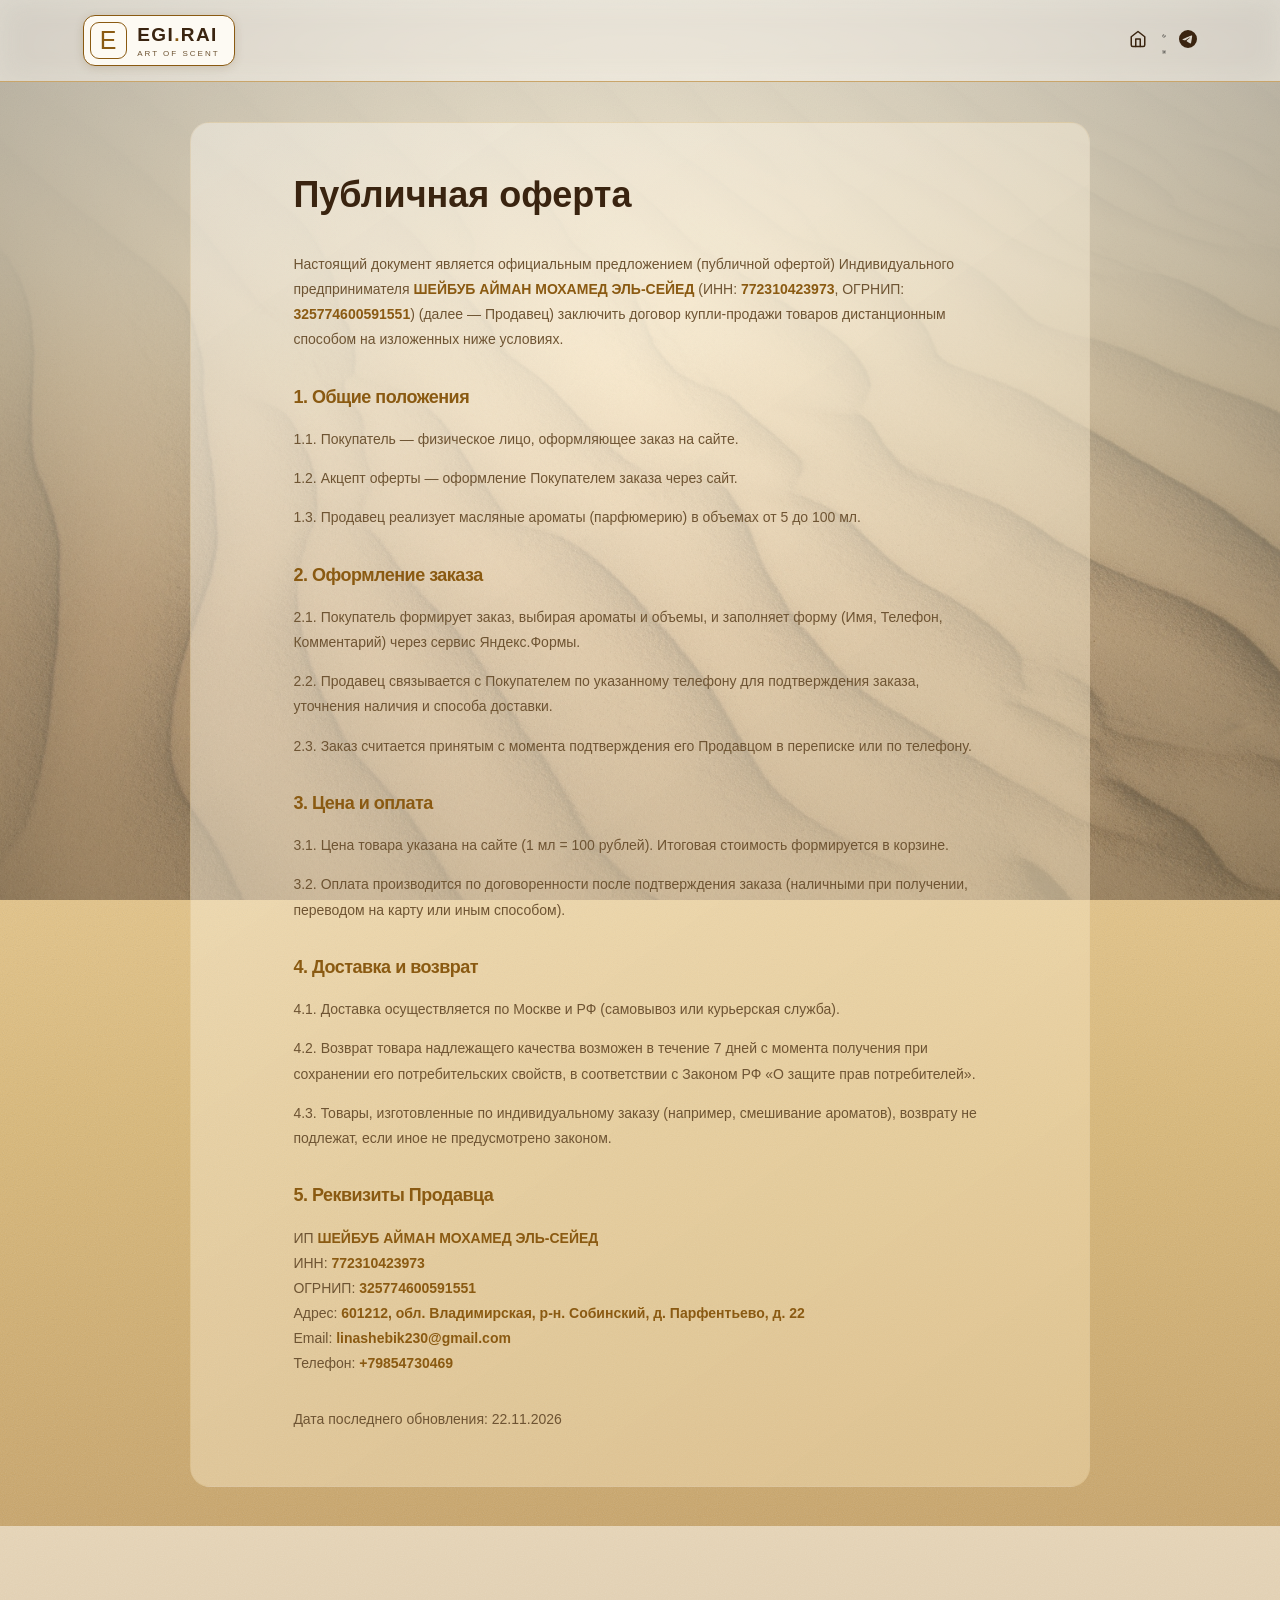
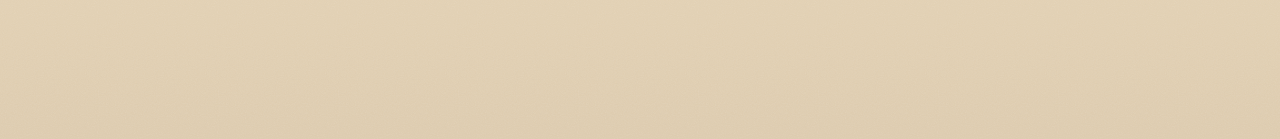
<file: offer.html>
<!DOCTYPE html>
<html lang="ru">
<head>
  <meta charset="UTF-8">
  <meta name="viewport" content="width=device-width, initial-scale=1.0">
    <script>
    (function() {
      const savedTheme = localStorage.getItem('theme');
      if (savedTheme === 'light') {
        document.documentElement.classList.add('light-theme');
      } else if (!savedTheme) {
        const prefersLight = window.matchMedia('(prefers-color-scheme: light)').matches;
        if (prefersLight) document.documentElement.classList.add('light-theme');
      }
    })();
  </script>
  <title>Публичная оферта — EGI.RAI</title>
  <link rel="stylesheet" href="style.css">
  <style>
    .legal-page { max-width: 900px; margin: 40px auto; padding: 40px 8%; background: var(--island-bg); border: 1px solid rgba(201, 169, 110, 0.15); border-radius: 20px; line-height: 1.8; }
    .legal-page h1 { font-size: clamp(26px, 3.5vw, 36px); color: var(--ink); margin: 0 0 24px; }
    .legal-page h2 { font-size: 18px; color: var(--gold-light); margin: 28px 0 12px; }
    html.light-theme .legal-page h2 { color: var(--gold); }
    .legal-page p, .legal-page li { color: var(--muted); font-size: 14px; }
    .legal-page ul { padding-left: 22px; }
    .legal-page a { color: var(--gold); text-decoration: underline; }
    .legal-placeholder { color: var(--gold); font-weight: bold; }
  </style>
</head>
<body>
  <div class="sand-bg-image" aria-hidden="true"></div>
  <div class="sand-fade" aria-hidden="true"></div>

  <header class="header">
    <a class="logo" href="index.html" aria-label="EGI.RAI — главная">
      <span class="logo-mark">E</span>
      <span>EGI<span class="gold">.</span>RAI<small>ART OF SCENT</small></span>
    </a>
        <div class="header-actions">
      <!-- Кнопка Домик (На главную) -->
      <a href="index.html" class="theme-toggle" aria-label="На главную" style="text-decoration: none;">
        <svg viewBox="0 0 24 24" fill="none" stroke="currentColor" stroke-width="2" stroke-linecap="round" stroke-linejoin="round" style="width: 18px; height: 18px;">
          <path d="M3 9l9-7 9 7v11a2 2 0 0 1-2 2H5a2 2 0 0 1-2-2z"></path>
          <polyline points="9 22 9 12 15 12 15 22"></polyline>
        </svg>
      </a>

      <!-- Кнопка Смены темы (солнце/луна) -->
      <button id="themeToggle" class="theme-toggle" aria-label="Сменить тему">
        <svg class="icon-moon" viewBox="0 0 24 24" fill="none" stroke="currentColor" stroke-width="2" stroke-linecap="round" stroke-linejoin="round"><path d="M21 12.79A9 9 0 1 1 11.21 3 7 7 0 0 0 21 12.79z"></path></svg>
        <svg class="icon-sun" viewBox="0 0 24 24" fill="none" stroke="currentColor" stroke-width="2" stroke-linecap="round" stroke-linejoin="round"><circle cx="12" cy="12" r="5"></circle><line x1="12" y1="1" x2="12" y2="3"></line><line x1="12" y1="21" x2="12" y2="23"></line><line x1="4.22" y1="4.22" x2="5.64" y2="5.64"></line><line x1="18.36" y1="18.36" x2="19.78" y2="19.78"></line><line x1="1" y1="12" x2="3" y2="12"></line><line x1="21" y1="12" x2="23" y2="12"></line><line x1="4.22" y1="19.78" x2="5.64" y2="18.36"></line><line x1="18.36" y1="5.64" x2="19.78" y2="4.22"></line></svg>
      </button>

      <!-- Кнопка Телеграм (Только иконка) -->
      <a href="https://t.me/Faputa_void" class="theme-toggle" target="_blank" rel="noopener" aria-label="Telegram" style="text-decoration: none;">
        <svg viewBox="0 0 24 24" fill="currentColor" style="width: 18px; height: 18px; margin-left: -2px;">
          <path d="M11.944 0A12 12 0 0 0 0 12a12 12 0 0 0 12 12 12 12 0 0 0 12-12A12 12 0 0 0 12 0a12 12 0 0 0-.056 0zm4.962 7.224c.1-.002.321.023.465.14a.506.506 0 0 1 .171.325c.016.093.036.306.02.472-.18 1.898-.962 6.502-1.36 8.627-.168.9-.499 1.201-.82 1.23-.696.065-1.225-.46-1.9-.902-1.056-.693-1.653-1.124-2.678-1.8-1.185-.78-.417-1.21.258-1.91.177-.184 3.247-2.977 3.307-3.23.007-.032.014-.15-.056-.212s-.174-.041-.249-.024c-.106.024-1.793 1.14-5.061 3.345-.48.33-.913.49-1.302.48-.428-.008-1.252-.241-1.865-.44-.752-.245-1.349-.374-1.297-.789.027-.216.325-.437.893-.663 3.498-1.524 5.83-2.529 6.998-3.014 3.332-1.386 4.025-1.627 4.476-1.635z"/>
        </svg>
      </a>
    </div>
  </header>

  <main class="legal-page">
    <h1>Публичная оферта</h1>
    <p>Настоящий документ является официальным предложением (публичной офертой) Индивидуального предпринимателя <span class="legal-placeholder">ШЕЙБУБ АЙМАН МОХАМЕД ЭЛЬ-СЕЙЕД</span> (ИНН: <span class="legal-placeholder">772310423973</span>, ОГРНИП: <span class="legal-placeholder">325774600591551</span>) (далее — Продавец) заключить договор купли-продажи товаров дистанционным способом на изложенных ниже условиях.</p>

    <h2>1. Общие положения</h2>
    <p>1.1. Покупатель — физическое лицо, оформляющее заказ на сайте.</p>
    <p>1.2. Акцепт оферты — оформление Покупателем заказа через сайт.</p>
    <p>1.3. Продавец реализует масляные ароматы (парфюмерию) в объемах от 5 до 100 мл.</p>

    <h2>2. Оформление заказа</h2>
    <p>2.1. Покупатель формирует заказ, выбирая ароматы и объемы, и заполняет форму (Имя, Телефон, Комментарий) через сервис Яндекс.Формы.</p>
    <p>2.2. Продавец связывается с Покупателем по указанному телефону для подтверждения заказа, уточнения наличия и способа доставки.</p>
    <p>2.3. Заказ считается принятым с момента подтверждения его Продавцом в переписке или по телефону.</p>

    <h2>3. Цена и оплата</h2>
    <p>3.1. Цена товара указана на сайте (1 мл = 100 рублей). Итоговая стоимость формируется в корзине.</p>
    <p>3.2. Оплата производится по договоренности после подтверждения заказа (наличными при получении, переводом на карту или иным способом).</p>

    <h2>4. Доставка и возврат</h2>
    <p>4.1. Доставка осуществляется по Москве и РФ (самовывоз или курьерская служба).</p>
    <p>4.2. Возврат товара надлежащего качества возможен в течение 7 дней с момента получения при сохранении его потребительских свойств, в соответствии с Законом РФ «О защите прав потребителей».</p>
    <p>4.3. Товары, изготовленные по индивидуальному заказу (например, смешивание ароматов), возврату не подлежат, если иное не предусмотрено законом.</p>

    <h2>5. Реквизиты Продавца</h2>
    <p>ИП <span class="legal-placeholder">ШЕЙБУБ АЙМАН МОХАМЕД ЭЛЬ-СЕЙЕД</span><br>
    ИНН: <span class="legal-placeholder">772310423973</span><br>
    ОГРНИП: <span class="legal-placeholder">325774600591551</span><br>
    Адрес: <span class="legal-placeholder">601212, обл. Владимирская, р-н. Собинский, д. Парфентьево, д. 22</span><br>
    Email: <span class="legal-placeholder">linashebik230@gmail.com</span><br>
    Телефон: <span class="legal-placeholder">+79854730469</span></p>

    <p style="margin-top: 30px;">Дата последнего обновления: 22.11.2026<span class="legal-placeholder"></span></p>
  </main>

    <!-- ПОДВАЛ -->
  <footer class="footer">
    <div class="footer-top">
      <a class="logo footer-logo" href="index.html">
        <span class="logo-mark">E</span>
        <span>EGI<span class="gold">.</span>RAI<small>ART OF SCENT</small></span>
      </a>
      <div class="footer-actions">
        <a class="footer-about-btn" href="about.html">О бренде</a>
        <a class="footer-tg-btn" href="https://t.me/Faputa_void" target="_blank" rel="noopener">
          <svg viewBox="0 0 24 24" fill="currentColor" width="16" height="16"><path d="M11.944 0A12 12 0 0 0 0 12a12 12 0 0 0 12 12 12 12 0 0 0 12-12A12 12 0 0 0 12 0a12 12 0 0 0-.056 0zm4.962 7.224c.1-.002.321.023.465.14a.506.506 0 0 1 .171.325c.016.093.036.306.02.472-.18 1.898-.962 6.502-1.36 8.627-.168.9-.499 1.201-.82 1.23-.696.065-1.225-.46-1.9-.902-1.056-.693-1.653-1.124-2.678-1.8-1.185-.78-.417-1.21.258-1.91.177-.184 3.247-2.977 3.307-3.23.007-.032.014-.15-.056-.212s-.174-.041-.249-.024c-.106.024-1.793 1.14-5.061 3.345-.48.33-.913.49-1.302.48-.428-.008-1.252-.241-1.865-.44-.752-.245-1.349-.374-1.297-.789.027-.216.325-.437.893-.663 3.498-1.524 5.83-2.529 6.998-3.014 3.332-1.386 4.025-1.627 4.476-1.635z"/></svg>
          Telegram
        </a>
      </div>
    </div>

    <!-- БЛОК С ДОКУМЕНТАМИ -->
    <div style="border-top: 1px solid var(--line); margin-top: 20px; padding: 20px 0; text-align: center; font-size: 11px; color: var(--muted); line-height: 1.8;">
      <p style="margin: 0 0 10px;">ИП ШЕЙБУБ АЙМАН МОХАМЕД ЭЛЬ-СЕЙЕД · ИНН 772310423973 · ОГРНИП 325774600591551</p>
      <div style="display: flex; gap: 15px; justify-content: center; flex-wrap: wrap;">
        <a href="privacy.html" style="color: var(--gold); text-decoration: underline;">Политика конфиденциальности</a>
        <a href="consent.html" style="color: var(--gold); text-decoration: underline;">Согласие на обработку ПД</a>
        <a href="offer.html" style="color: var(--gold); text-decoration: underline;">Публичная оферта</a>
      </div>
    </div>
  </footer>
  <script src="script.js"></script>
</body>
</html>
</file>
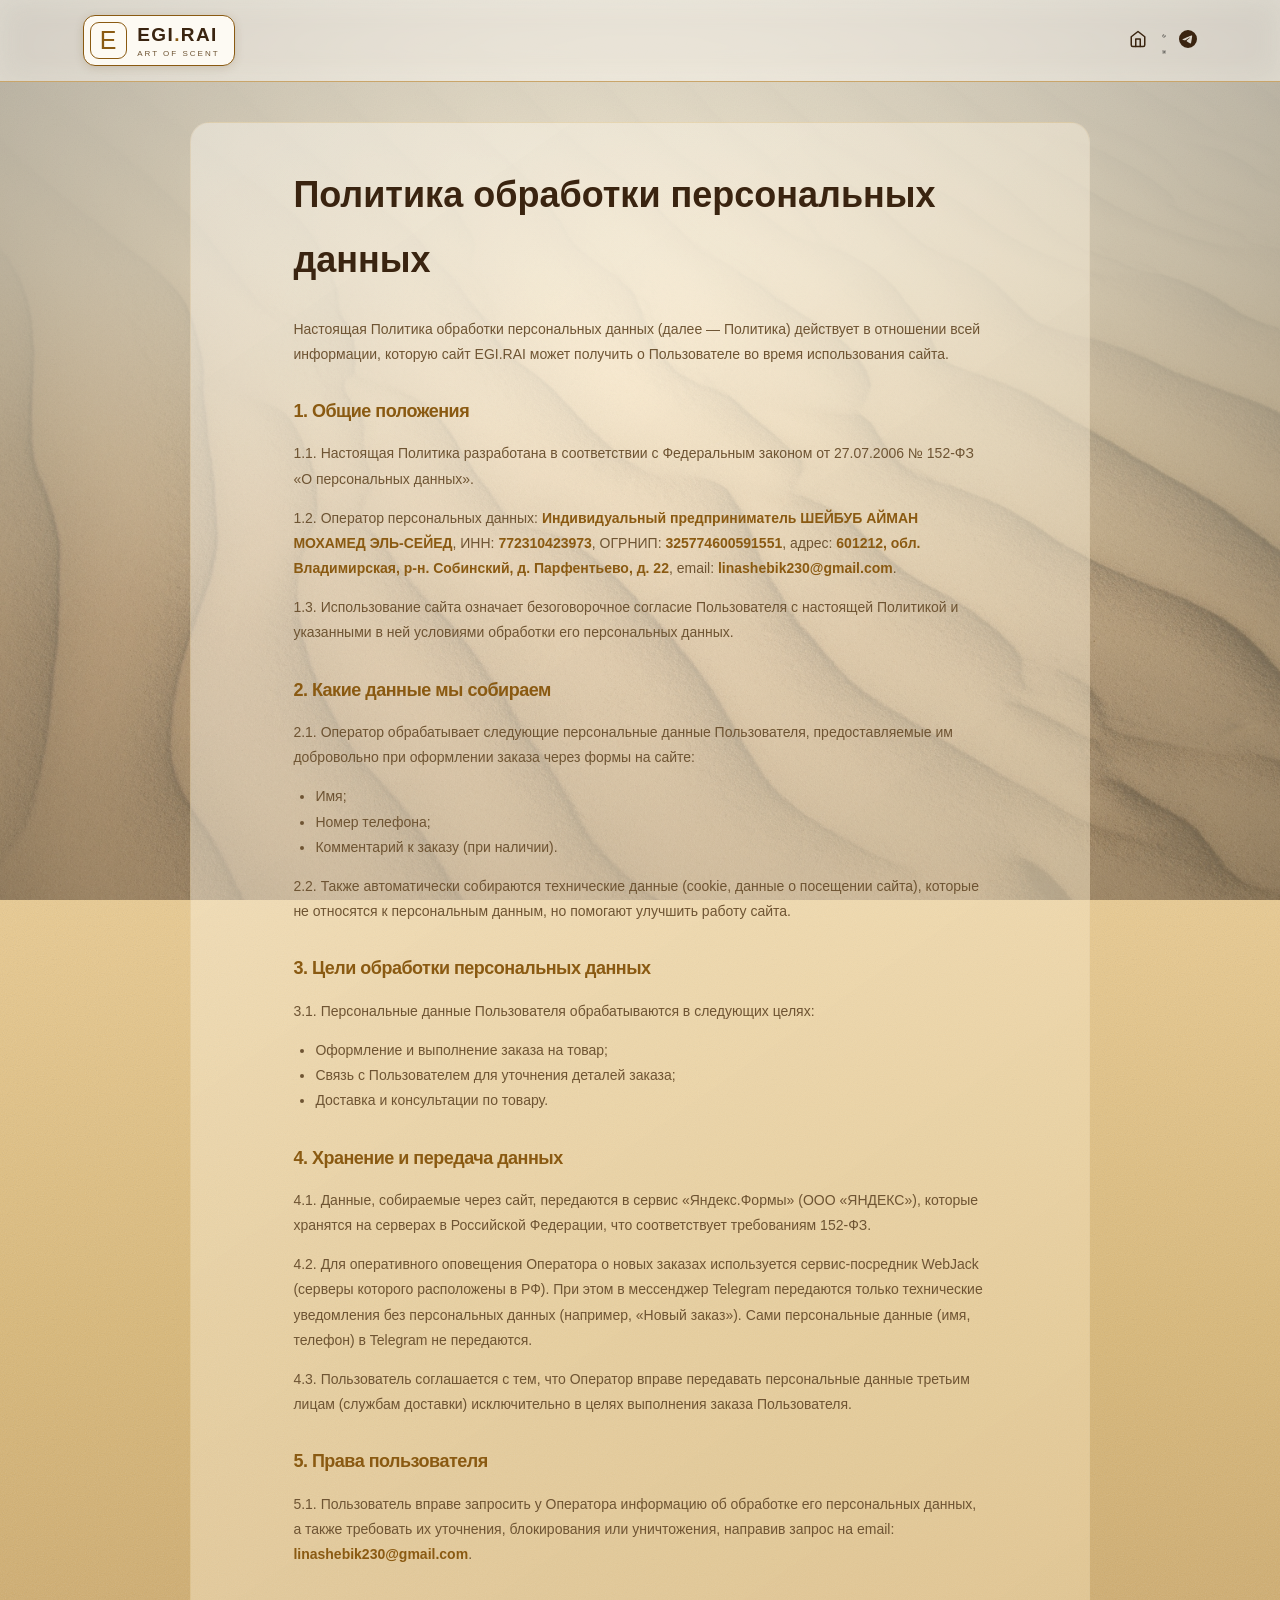
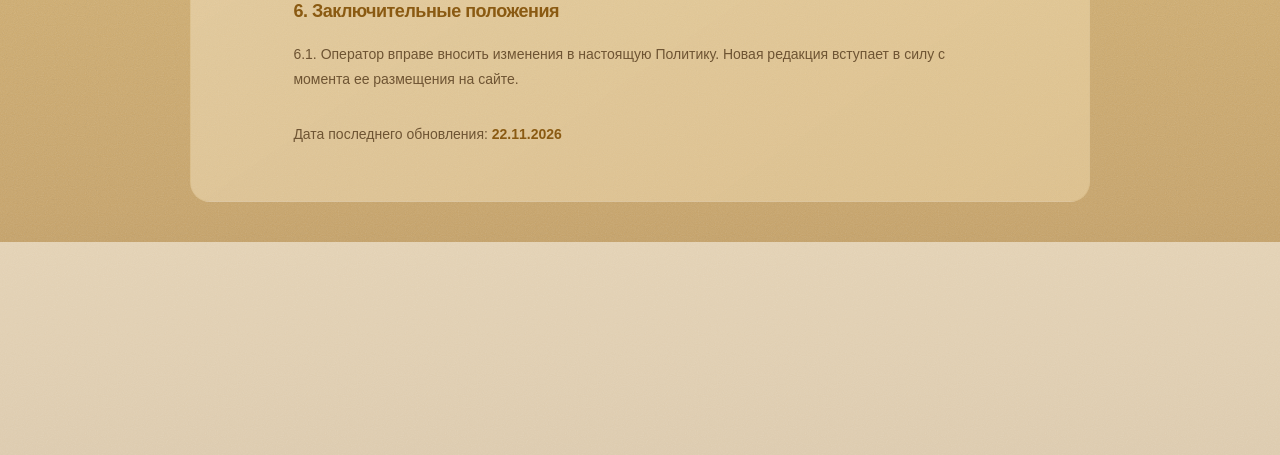
<file: privacy.html>
<!DOCTYPE html>
<html lang="ru">
<head>
  <meta charset="UTF-8">
  <meta name="viewport" content="width=device-width, initial-scale=1.0">
    <script>
    (function() {
      const savedTheme = localStorage.getItem('theme');
      if (savedTheme === 'light') {
        document.documentElement.classList.add('light-theme');
      } else if (!savedTheme) {
        const prefersLight = window.matchMedia('(prefers-color-scheme: light)').matches;
        if (prefersLight) document.documentElement.classList.add('light-theme');
      }
    })();
  </script>
  <title>Политика конфиденциальности — EGI.RAI</title>
  <link rel="stylesheet" href="style.css">
  <style>
    .legal-page { max-width: 900px; margin: 40px auto; padding: 40px 8%; background: var(--island-bg); border: 1px solid rgba(201, 169, 110, 0.15); border-radius: 20px; line-height: 1.8; }
    .legal-page h1 { font-size: clamp(26px, 3.5vw, 36px); color: var(--ink); margin: 0 0 24px; }
    .legal-page h2 { font-size: 18px; color: var(--gold-light); margin: 28px 0 12px; }
    html.light-theme .legal-page h2 { color: var(--gold); }
    .legal-page p, .legal-page li { color: var(--muted); font-size: 14px; }
    .legal-page ul { padding-left: 22px; }
    .legal-page a { color: var(--gold); text-decoration: underline; }
    .legal-placeholder { color: var(--gold); font-weight: bold; }
  </style>
</head>
<body>
  <div class="sand-bg-image" aria-hidden="true"></div>
  <div class="sand-fade" aria-hidden="true"></div>

  <header class="header">
    <a class="logo" href="index.html" aria-label="EGI.RAI — главная">
      <span class="logo-mark">E</span>
      <span>EGI<span class="gold">.</span>RAI<small>ART OF SCENT</small></span>
    </a>
        <div class="header-actions">
      <!-- Кнопка Домик (На главную) -->
      <a href="index.html" class="theme-toggle" aria-label="На главную" style="text-decoration: none;">
        <svg viewBox="0 0 24 24" fill="none" stroke="currentColor" stroke-width="2" stroke-linecap="round" stroke-linejoin="round" style="width: 18px; height: 18px;">
          <path d="M3 9l9-7 9 7v11a2 2 0 0 1-2 2H5a2 2 0 0 1-2-2z"></path>
          <polyline points="9 22 9 12 15 12 15 22"></polyline>
        </svg>
      </a>

      <!-- Кнопка Смены темы (солнце/луна) -->
      <button id="themeToggle" class="theme-toggle" aria-label="Сменить тему">
        <svg class="icon-moon" viewBox="0 0 24 24" fill="none" stroke="currentColor" stroke-width="2" stroke-linecap="round" stroke-linejoin="round"><path d="M21 12.79A9 9 0 1 1 11.21 3 7 7 0 0 0 21 12.79z"></path></svg>
        <svg class="icon-sun" viewBox="0 0 24 24" fill="none" stroke="currentColor" stroke-width="2" stroke-linecap="round" stroke-linejoin="round"><circle cx="12" cy="12" r="5"></circle><line x1="12" y1="1" x2="12" y2="3"></line><line x1="12" y1="21" x2="12" y2="23"></line><line x1="4.22" y1="4.22" x2="5.64" y2="5.64"></line><line x1="18.36" y1="18.36" x2="19.78" y2="19.78"></line><line x1="1" y1="12" x2="3" y2="12"></line><line x1="21" y1="12" x2="23" y2="12"></line><line x1="4.22" y1="19.78" x2="5.64" y2="18.36"></line><line x1="18.36" y1="5.64" x2="19.78" y2="4.22"></line></svg>
      </button>

      <!-- Кнопка Телеграм (Только иконка) -->
      <a href="https://t.me/Faputa_void" class="theme-toggle" target="_blank" rel="noopener" aria-label="Telegram" style="text-decoration: none;">
        <svg viewBox="0 0 24 24" fill="currentColor" style="width: 18px; height: 18px; margin-left: -2px;">
          <path d="M11.944 0A12 12 0 0 0 0 12a12 12 0 0 0 12 12 12 12 0 0 0 12-12A12 12 0 0 0 12 0a12 12 0 0 0-.056 0zm4.962 7.224c.1-.002.321.023.465.14a.506.506 0 0 1 .171.325c.016.093.036.306.02.472-.18 1.898-.962 6.502-1.36 8.627-.168.9-.499 1.201-.82 1.23-.696.065-1.225-.46-1.9-.902-1.056-.693-1.653-1.124-2.678-1.8-1.185-.78-.417-1.21.258-1.91.177-.184 3.247-2.977 3.307-3.23.007-.032.014-.15-.056-.212s-.174-.041-.249-.024c-.106.024-1.793 1.14-5.061 3.345-.48.33-.913.49-1.302.48-.428-.008-1.252-.241-1.865-.44-.752-.245-1.349-.374-1.297-.789.027-.216.325-.437.893-.663 3.498-1.524 5.83-2.529 6.998-3.014 3.332-1.386 4.025-1.627 4.476-1.635z"/>
        </svg>
      </a>
    </div>
  </header>

  <main class="legal-page">
    <h1>Политика обработки персональных данных</h1>
    <p>Настоящая Политика обработки персональных данных (далее — Политика) действует в отношении всей информации, которую сайт EGI.RAI может получить о Пользователе во время использования сайта.</p>

    <h2>1. Общие положения</h2>
    <p>1.1. Настоящая Политика разработана в соответствии с Федеральным законом от 27.07.2006 № 152-ФЗ «О персональных данных».</p>
    <p>1.2. Оператор персональных данных: <span class="legal-placeholder">Индивидуальный предприниматель ШЕЙБУБ АЙМАН МОХАМЕД ЭЛЬ-СЕЙЕД</span>, ИНН: <span class="legal-placeholder">772310423973</span>, ОГРНИП: <span class="legal-placeholder">325774600591551</span>, адрес: <span class="legal-placeholder">601212, обл. Владимирская, р-н. Собинский, д. Парфентьево, д. 22</span>, email: <span class="legal-placeholder">linashebik230@gmail.com</span>.</p>
    <p>1.3. Использование сайта означает безоговорочное согласие Пользователя с настоящей Политикой и указанными в ней условиями обработки его персональных данных.</p>

    <h2>2. Какие данные мы собираем</h2>
    <p>2.1. Оператор обрабатывает следующие персональные данные Пользователя, предоставляемые им добровольно при оформлении заказа через формы на сайте:</p>
    <ul>
      <li>Имя;</li>
      <li>Номер телефона;</li>
      <li>Комментарий к заказу (при наличии).</li>
    </ul>
    <p>2.2. Также автоматически собираются технические данные (cookie, данные о посещении сайта), которые не относятся к персональным данным, но помогают улучшить работу сайта.</p>

    <h2>3. Цели обработки персональных данных</h2>
    <p>3.1. Персональные данные Пользователя обрабатываются в следующих целях:</p>
    <ul>
      <li>Оформление и выполнение заказа на товар;</li>
      <li>Связь с Пользователем для уточнения деталей заказа;</li>
      <li>Доставка и консультации по товару.</li>
    </ul>

    <h2>4. Хранение и передача данных</h2>
    <p>4.1. Данные, собираемые через сайт, передаются в сервис «Яндекс.Формы» (ООО «ЯНДЕКС»), которые хранятся на серверах в Российской Федерации, что соответствует требованиям 152-ФЗ.</p>
    <p>4.2. Для оперативного оповещения Оператора о новых заказах используется сервис-посредник WebJack (серверы которого расположены в РФ). При этом в мессенджер Telegram передаются только технические уведомления без персональных данных (например, «Новый заказ»). Сами персональные данные (имя, телефон) в Telegram не передаются.</p>
    <p>4.3. Пользователь соглашается с тем, что Оператор вправе передавать персональные данные третьим лицам (службам доставки) исключительно в целях выполнения заказа Пользователя.</p>

    <h2>5. Права пользователя</h2>
    <p>5.1. Пользователь вправе запросить у Оператора информацию об обработке его персональных данных, а также требовать их уточнения, блокирования или уничтожения, направив запрос на email: <span class="legal-placeholder">linashebik230@gmail.com</span>.</p>

    <h2>6. Заключительные положения</h2>
    <p>6.1. Оператор вправе вносить изменения в настоящую Политику. Новая редакция вступает в силу с момента ее размещения на сайте.</p>
    <p style="margin-top: 30px;">Дата последнего обновления: <span class="legal-placeholder">22.11.2026</span></p>
  </main>

    <!-- ПОДВАЛ -->
  <footer class="footer">
    <div class="footer-top">
      <a class="logo footer-logo" href="index.html">
        <span class="logo-mark">E</span>
        <span>EGI<span class="gold">.</span>RAI<small>ART OF SCENT</small></span>
      </a>
      <div class="footer-actions">
        <a class="footer-about-btn" href="about.html">О бренде</a>
        <a class="footer-tg-btn" href="https://t.me/Faputa_void" target="_blank" rel="noopener">
          <svg viewBox="0 0 24 24" fill="currentColor" width="16" height="16"><path d="M11.944 0A12 12 0 0 0 0 12a12 12 0 0 0 12 12 12 12 0 0 0 12-12A12 12 0 0 0 12 0a12 12 0 0 0-.056 0zm4.962 7.224c.1-.002.321.023.465.14a.506.506 0 0 1 .171.325c.016.093.036.306.02.472-.18 1.898-.962 6.502-1.36 8.627-.168.9-.499 1.201-.82 1.23-.696.065-1.225-.46-1.9-.902-1.056-.693-1.653-1.124-2.678-1.8-1.185-.78-.417-1.21.258-1.91.177-.184 3.247-2.977 3.307-3.23.007-.032.014-.15-.056-.212s-.174-.041-.249-.024c-.106.024-1.793 1.14-5.061 3.345-.48.33-.913.49-1.302.48-.428-.008-1.252-.241-1.865-.44-.752-.245-1.349-.374-1.297-.789.027-.216.325-.437.893-.663 3.498-1.524 5.83-2.529 6.998-3.014 3.332-1.386 4.025-1.627 4.476-1.635z"/></svg>
          Telegram
        </a>
      </div>
    </div>

    <!-- БЛОК С ДОКУМЕНТАМИ -->
    <div style="border-top: 1px solid var(--line); margin-top: 20px; padding: 20px 0; text-align: center; font-size: 11px; color: var(--muted); line-height: 1.8;">
      <p style="margin: 0 0 10px;">ИП ШЕЙБУБ АЙМАН МОХАМЕД ЭЛЬ-СЕЙЕД · ИНН 772310423973 · ОГРНИП 325774600591551</p>
      <div style="display: flex; gap: 15px; justify-content: center; flex-wrap: wrap;">
        <a href="privacy.html" style="color: var(--gold); text-decoration: underline;">Политика конфиденциальности</a>
        <a href="consent.html" style="color: var(--gold); text-decoration: underline;">Согласие на обработку ПД</a>
        <a href="offer.html" style="color: var(--gold); text-decoration: underline;">Публичная оферта</a>
      </div>
    </div>
  </footer>
  <script src="script.js"></script>
</body>
</html>
</file>
<file: style.css>
/* ============================================
   EGI.RAI — ТЕМЫ, АДАПТИВ, АНИМАЦИИ (CLEAN)
   ============================================ */

:root {
  color-scheme: dark;
  --ink: #f2ece4;
  --muted: #a89a8a;
  --paper: #0d0b0a;
  --gold: #c9a96e;
  --gold-light: #e6cf9e;
  --line: #2e2620;
  --dark: #1c1714;
  --island-bg: linear-gradient(145deg, rgba(28, 23, 20, 0.55) 0%, rgba(13, 11, 10, 0.65) 100%);
  --shadow: rgba(0, 0, 0, 0.5);
  --announcement-bg: #050403;
}

html.light-theme {
  color-scheme: light;
  --ink: #3a2410;
  --muted: #6e5433;
  --paper: #e8c98f;
  --gold: #8a5a12;
  --gold-light: #b07d1e;
  --line: #c9a56a;
  --dark: #fdfaf3;
  --island-bg: linear-gradient(145deg, rgba(253, 250, 243, 0.45) 0%, rgba(242, 220, 176, 0.5) 100%);
  --shadow: rgba(90, 60, 15, 0.22);
  --announcement-bg: #d9b878;
  --sand-texture: url("data:image/svg+xml,%3Csvg xmlns='http://www.w3.org/2000/svg' width='120' height='120'%3E%3Cfilter id='n'%3E%3CfeTurbulence type='fractalNoise' baseFrequency='0.9' numOctaves='2' stitchTiles='stitch'/%3E%3CfeColorMatrix type='saturate' values='0'/%3E%3C/filter%3E%3Crect width='120' height='120' filter='url(%23n)' opacity='0.18'/%3E%3C/svg%3E");
}

* { box-sizing: border-box; }
html { scroll-behavior: smooth; scroll-padding-top: 90px; }

body {
  margin: 0; background: var(--paper); color: var(--ink);
  background-image: none;
  font-family: "DM Sans", sans-serif; font-size: 14px;
  animation: fadeInPage 0.8s ease-out forwards;
  position: relative; overflow-x: hidden;
  transition: background 0.3s ease, color 0.3s ease;
}
html.light-theme body {
  background-color: #f7e2b0;
  background-image:
    var(--sand-texture),
    linear-gradient(180deg,
      #fdf6e3 0%,
      #f7e2b0 22%,
      #e8c98f 45%,
      #d9b878 65%,
      #c9a56a 88%,
      #b8935a 100%);
  background-size: 120px 120px, 100% 100%;
  background-repeat: repeat, no-repeat;
}
a { color: inherit; text-decoration: none; }
button, input, select { font: inherit; }


.bg-stars { position: fixed; top: 0; left: 0; width: 100%; height: 100%; z-index: -2; pointer-events: none; overflow: hidden; }
.star { position: absolute; background-color: #fff; border-radius: 50%; box-shadow: 0 0 6px 1px rgba(255, 255, 255, 0.35); animation: twinkle linear infinite; }
.star.gold { background-color: var(--gold-light); box-shadow: 0 0 7px 1px rgba(230, 207, 158, 0.35); }
html.light-theme .bg-stars { display: none; }
@keyframes twinkle { 0% { opacity: 0.12; transform: scale(0.85); } 50% { opacity: 0.45; transform: scale(1.25); } 100% { opacity: 0.12; transform: scale(0.85); } }

/* КНОПКИ */
button, .button { border-radius: 8px; transition: transform 0.1s ease, box-shadow 0.1s ease, background 0.2s; box-shadow: 0 4px 6px var(--shadow), inset 0 1px 0 rgba(255, 255, 255, 0.1); border: 1px solid rgba(201, 169, 110, 0.5); cursor: pointer; }
button:active, .button:active { transform: translateY(2px) scale(0.98); box-shadow: inset 0 3px 5px rgba(0, 0, 0, 0.3); }

/* ШАПКА */
.announcement { background: var(--announcement-bg); color: var(--gold-light); text-align: center; padding: 10px 16px; font-size: 11px; letter-spacing: 1.5px; text-transform: uppercase; border-bottom: 1px solid var(--line); }
html.light-theme .announcement { background: var(--island-bg); color: #6e4a10; }
.header {
  height: 82px;
  display: flex;
  align-items: center;
  justify-content: space-between;
  padding: 0 6.5%;
  background: rgba(13, 11, 10, 0.55);
  backdrop-filter: blur(14px) saturate(120%);
  -webkit-backdrop-filter: blur(14px) saturate(120%);
  border-bottom: 1px solid var(--line);
  position: sticky;
  top: 0;
  z-index: 20;
  transition: background 0.3s;
}
html.light-theme .header {
  background: rgba(253, 250, 243, 0.55);
}
.header-actions { display: flex; align-items: center; gap: 15px; }
.logo {
  display: inline-flex;
  align-items: center;
  gap: 10px;
  font-size: 19px;
  font-weight: 700;
  letter-spacing: 1.4px;
  padding: 6px 14px 6px 6px;
  background: var(--paper);
  border: 1.5px solid var(--gold);
  border-radius: 12px;
  transition: background 0.25s, border-color 0.25s, box-shadow 0.25s, transform 0.25s;
  box-shadow: 0 2px 10px rgba(0, 0, 0, 0.25);
}
html.light-theme .logo {
  background: #fdfaf3;
  border-color: var(--gold);
  box-shadow: 0 2px 10px rgba(90, 60, 15, 0.15);
}
/* hover — как у кнопки Telegram */
.logo:hover {
  border-color: var(--gold);
  transform: translateY(-2px);
  box-shadow: 0 0 0 3px rgba(201, 169, 110, 0.25), 0 8px 20px rgba(201, 169, 110, 0.35);
}
html.light-theme .logo:hover {
  box-shadow: 0 0 0 3px rgba(176, 125, 30, 0.25), 0 8px 20px rgba(176, 125, 30, 0.3);
}
.logo-mark {
  width: 37px;
  height: 37px;
  border: 1px solid var(--gold);
  border-radius: 9px;
  display: grid;
  place-items: center;
  font-family: "DM Sans", sans-serif;
  color: var(--gold);
  font-size: 25px;
  font-weight: 500;
}
.logo small { display: block; font-size: 8px; letter-spacing: 2px; color: var(--muted); margin-top: 3px; font-weight: 500; }
.gold { color: var(--gold); }

/* Бургер скрыт (кнопка есть в HTML, логика в JS неактивна) */
.menu-toggle { display: none !important; }


/* ============================================
   ПЕРЕКЛЮЧАТЕЛЬ ТЕМЫ — ПЕЙЗАЖНЫЙ СЛАЙДЕР
   ============================================ */
.theme-toggle {
  background: transparent;
  border: none;
  padding: 0;
  cursor: pointer;
  box-shadow: none;
  border-radius: 50px;
  outline: none;
}

.theme-slider-track {
  display: block;
  position: relative;
  width: 76px;
  height: 38px;
  border-radius: 50px;
  overflow: hidden;
  border: 1.5px solid var(--gold);
  box-shadow:
    0 2px 8px rgba(0, 0, 0, 0.3),
    0 0 0 1px rgba(201, 169, 110, 0.25),
    inset 0 0 6px rgba(201, 169, 110, 0.15);
  transition: border-color 0.3s, box-shadow 0.3s;
}
html.light-theme .theme-slider-track {
  border-color: rgba(138, 90, 18, 0.55);
  box-shadow:
    0 2px 8px rgba(90, 60, 15, 0.15),
    0 0 0 1px rgba(138, 90, 18, 0.2),
    inset 0 0 6px rgba(138, 90, 18, 0.1);
}

/* Сами фоны (картинки) */
.theme-slider-bg {
  position: absolute;
  inset: 0;
  background-size: cover;
  background-position: center;
  transition: opacity 0.5s ease;
}

.theme-bg-night {
  background-image: url('theme-night.jpg');
  opacity: 1;
}
.theme-bg-day {
  background-image: url('theme-day.jpg');
  opacity: 0;
}

html.light-theme .theme-bg-night {
  opacity: 0;
}
html.light-theme .theme-bg-day {
  opacity: 1;
}

/* Кружок-ползунок */
.theme-slider-knob {
  position: absolute;
  top: 3px;
  left: 3px;
  width: 28px;
  height: 28px;
  background: radial-gradient(circle at 35% 30%, #f0d9a8 0%, #c9a96e 55%, #8a5a12 100%);
  border: 1px solid rgba(255, 245, 220, 0.35);
  border-radius: 50%;
  box-shadow:
    0 2px 6px rgba(0, 0, 0, 0.45),
    0 0 6px 1px rgba(201, 169, 110, 0.35),
    inset 0 1px 0 rgba(255, 245, 220, 0.5);
  transition: transform 0.4s cubic-bezier(0.65, 0, 0.35, 1), background 0.4s ease, width 0.2s ease;
  z-index: 2;
}

/* В светлой теме шарик СВЕТЛЫЙ */
html.light-theme .theme-slider-knob {
  transform: translateX(38px);
  background: #fdfaf3; /* СВЕТЛЫЙ шарик для светлой темы */
}

/* При наведении чуть подсвечиваем */
.theme-toggle:hover .theme-slider-track {
  border-color: var(--gold-light);
  box-shadow:
    0 0 0 3px rgba(201, 169, 110, 0.3),
    0 2px 8px rgba(0, 0, 0, 0.3),
    inset 0 0 6px rgba(201, 169, 110, 0.2);
}
html.light-theme .theme-toggle:hover .theme-slider-track {
  box-shadow:
    0 0 0 3px rgba(176, 125, 30, 0.3),
    0 2px 8px rgba(90, 60, 15, 0.15),
    inset 0 0 6px rgba(138, 90, 18, 0.15);
}

/* Анимация при клике */
.theme-toggle:active .theme-slider-knob {
  width: 34px;
}

/* Блокировка кликов во время переключения */
.theme-toggle.switching {
  pointer-events: none;
}


/* ПЛАВАЮЩИЕ КНОПКИ */
.floating-bottom-right { position: fixed; bottom: 28px; right: 28px; display: flex; flex-direction: column; gap: 15px; z-index: 100; align-items: flex-end; }

.cart-btn {
  position: relative;
  display: flex;
  align-items: center;
  justify-content: center;
  width: 52px;
  height: 52px;
  /* Тёмная тема: глубокое стекло */
  background: linear-gradient(180deg, rgba(30, 24, 20, 0.85) 0%, rgba(15, 12, 10, 0.95) 100%);
  color: var(--gold-light);
  border-radius: 50%;
  border: 1.5px solid var(--gold);
  cursor: pointer;
  text-decoration: none;
  box-shadow: 
    inset 0 1px 1px rgba(255, 255, 255, 0.1),
    0 4px 15px rgba(0, 0, 0, 0.4),
    0 0 15px rgba(201, 169, 110, 0.2);
  backdrop-filter: blur(10px);
  -webkit-backdrop-filter: blur(10px);
  transition: transform 0.3s ease, border-color 0.3s ease, box-shadow 0.3s ease;
}

/* Светлая тема: песчано-оранжевый акцент, мягкое свечение */
html.light-theme .cart-btn { 
  background: linear-gradient(180deg, rgba(253, 250, 243, 0.9) 0%, rgba(242, 220, 176, 1) 100%);
  color: #b86b1f; /* Тёплый оранжево-песчаный */
  border-color: #b86b1f;
  box-shadow: 
    inset 0 1px 2px rgba(255, 255, 255, 0.8),
    0 4px 15px rgba(90, 60, 15, 0.15),
    0 0 15px rgba(184, 107, 31, 0.2); /* Оранжевое свечение */
}

/* Hover: в точности как в темной теме (подсветка), но в медовых тонах */
.cart-btn:hover { 
  border-color: var(--gold-light); 
  box-shadow: 
    inset 0 1px 1px rgba(255, 255, 255, 0.15),
    0 6px 20px rgba(0, 0, 0, 0.4),
    0 0 25px rgba(201, 169, 110, 0.5); /* Яркая подсветка */
  transform: translateY(-2px);
}
html.light-theme .cart-btn:hover {
  border-color: #d4802d; /* Яркий песчано-оранжевый */
  box-shadow: 
    inset 0 1px 2px rgba(255, 255, 255, 1),
    0 6px 20px rgba(90, 60, 15, 0.15),
    0 0 25px rgba(184, 107, 31, 0.4); /* Та же мягкая подсветка, без выпирания */
  transform: translateY(-2px); /* Поднимается вверх так же, как в темной */
}

.cart-btn:active { 
  transform: translateY(1px) scale(0.96); 
  box-shadow: inset 0 3px 6px rgba(0, 0, 0, 0.2);
}

.cart-icon { width: 24px; height: 24px; }
.cart-count {
  position: absolute;
  top: -6px;
  right: -6px;
  background: #0d0b0a;
  color: var(--gold);
  border-radius: 50%;
  min-width: 20px;
  height: 20px;
  padding: 0 5px;
  display: flex;
  align-items: center;
  justify-content: center;
  font-weight: bold;
  font-size: 11px;
  border: 1px solid var(--gold);
  box-shadow: 0 2px 5px rgba(0,0,0,0.5);
}
html.light-theme .cart-count { 
  background: #b86b1f; /* Оранжево-песчаный */
  color: #fdf6e3;      /* Светлая цифра */
  border-color: #fdf6e3;
  box-shadow: 0 2px 5px rgba(184, 107, 31, 0.4); /* Мягкое свечение */
}
.cart-btn:hover .cart-count { background: #000; color: var(--gold-light); }
html.light-theme .cart-btn:hover .cart-count { background: #3a2410; color: #f2dcb0; }

.to-top {
  width: 45px;
  height: 45px;
  border: 1px solid var(--gold);
  background: var(--dark);
  color: var(--gold);
  cursor: pointer;
  opacity: 0;
  pointer-events: none;
  transition: opacity .3s, background .2s, transform .2s;
  font-size: 20px;
  display: flex;
  align-items: center;
  justify-content: center;
  border-radius: 50%;
  box-shadow: none;
}
.to-top:hover { background: var(--gold); color: var(--paper); }
html.light-theme .to-top:hover { color: #fdf6e3; }
.to-top.visible { opacity: 1; pointer-events: auto; }
.to-top:active { transform: scale(0.9); }

/* ОБЩИЕ БЛОКИ */
.section, .contact-inner {
  background: var(--island-bg) !important;
  backdrop-filter: blur(14px) saturate(120%);
  -webkit-backdrop-filter: blur(14px) saturate(120%);
  border: 1px solid rgba(201, 169, 110, 0.6); /* Рамка стала ярче */
  border-radius: 20px;
  margin: 40px auto;
  max-width: 1400px;
  width: 92%;
  box-sizing: border-box;
  box-shadow: 
    0 10px 30px var(--shadow),
    0 0 20px rgba(201, 169, 110, 0.1), /* Золотое свечение снаружи */
    inset 0 0 15px rgba(201, 169, 110, 0.05); /* И внутри */
}
html.light-theme .section, 
html.light-theme .contact-inner {
  border-color: rgba(138, 90, 18, 0.5);
  box-shadow: 
    0 10px 30px rgba(90, 60, 15, 0.15),
    0 0 20px rgba(138, 90, 18, 0.1),
    inset 0 0 15px rgba(138, 90, 18, 0.05);
}
.hero { background: transparent !important; border: none; margin: 0; max-width: 100%; box-shadow: none; min-height: 100vh; padding: 0 8.5% 40px 10%; display: flex; align-items: stretch; overflow: hidden; position: relative; }

/* Пустыня — только светлая тема */
html.light-theme .hero::before {
  content: "";
  position: absolute;
  inset: 0;
  z-index: 0;
  pointer-events: none;
  background: transparent;
}
html.light-theme .hero::after {
  content: "";
  position: absolute;
  left: 0; right: 0; bottom: 0;
  height: 55%;
  z-index: 0;
  pointer-events: none;
  background-image: var(--sand-texture);
  background-size: 120px 120px;
  background-repeat: repeat;
  mask-image: linear-gradient(180deg, transparent 0%, #000 40%, #000 100%);
  -webkit-mask-image: linear-gradient(180deg, transparent 0%, #000 40%, #000 100%);
  opacity: 0.55;
}
html.light-theme .hero > * { position: relative; z-index: 2; }
.footer {
  background: rgba(5, 4, 3, 0.55) !important;
  backdrop-filter: blur(14px) saturate(120%);
  -webkit-backdrop-filter: blur(14px) saturate(120%);
  border-radius: 0;
  margin: 0;
  max-width: 100%;
  border: none;
  border-top: 1px solid var(--line);
  padding: 28px 6% 0;
  color: var(--ink);
  position: relative;
  z-index: 2;
}
html.light-theme .footer {
  background: rgba(253, 250, 243, 0.55) !important;
}

/* HERO */
.hero-copy {
  width: 40%;
  max-width: 40%;
  padding: 50px 0 52px;
  display: flex;
  flex-direction: column;
  align-items: flex-start;
  justify-content: flex-start;
}
.eyebrow { font-size: 10px; letter-spacing: 2px; color: var(--gold); font-weight: 700; margin: 0 0 20px; }
.eyebrow span { display: inline-block; width: 24px; height: 1px; background: var(--gold); vertical-align: middle; margin-right: 8px; }
.hero h1, h2 { font-family: "DM Sans", sans-serif; font-weight: 700; letter-spacing: -0.5px; color: var(--ink); }
.hero h1 { font-size: clamp(52px, 6vw, 88px); line-height: 1.02; margin: 0 0 26px; }
.hero h1 em, h2 em, .quote-band em { font-weight: 700; color: var(--gold); font-style: normal; }
.hero-text { max-width: 100%; line-height: 1.95; color: var(--muted); font-size: 16px; }

.button { display: inline-flex; align-items: center; justify-content: center; gap: 26px; padding: 16px 22px; font-size: 11px; letter-spacing: .3px; }
.button:hover { transform: translateY(-2px); }
.button-gold { background: var(--gold); color: #0d0b0a; font-weight: 600; }
html.light-theme .button-gold { color: #fdf6e3; }
.button-gold:hover { background: var(--gold-light); }

/* ============================================
   НОВАЯ КНОПКА "ВЫБРАТЬ АРОМАТ"
   ============================================ */
.hero-btn {
  position: relative;
  display: inline-flex;
  align-items: center;
  justify-content: space-between;
  margin-top: 36px;
  padding: 12px 14px 12px 24px;
  width: 100%;
  max-width: 380px;
  border-radius: 50px;
  background: linear-gradient(180deg, rgba(30, 24, 20, 0.6) 0%, rgba(15, 12, 10, 0.8) 100%);
  border: 1px solid rgba(201, 169, 110, 0.6);
  box-shadow: 
    inset 0 1px 1px rgba(255, 255, 255, 0.1),
    inset 0 -2px 10px rgba(0, 0, 0, 0.6),
    0 4px 15px rgba(0, 0, 0, 0.3),
    0 0 20px rgba(201, 169, 110, 0.15);
  backdrop-filter: blur(10px);
  -webkit-backdrop-filter: blur(10px);
  color: var(--gold-light);
  text-decoration: none;
  transition: all 0.3s cubic-bezier(0.25, 0.8, 0.25, 1);
  overflow: hidden;
  cursor: pointer;
}

/* Внешнее свечение (золотой ореол) */
.hero-btn::before {
  content: "";
  position: absolute;
  inset: -2px;
  border-radius: inherit;
  background: linear-gradient(90deg, transparent 20%, rgba(230, 207, 158, 0.15) 50%, transparent 80%);
  pointer-events: none;
  z-index: 0;
}

/* Иконка флакона слева */
.hero-btn-icon {
  display: flex;
  align-items: center;
  justify-content: center;
  width: 24px;
  height: 24px;
  color: var(--gold);
  z-index: 1;
}
.hero-btn-icon svg {
  width: 100%;
  height: 100%;
  filter: drop-shadow(0 0 4px rgba(201, 169, 110, 0.4));
}

/* Разделитель */
.hero-btn-divider {
  width: 1px;
  height: 24px;
  background-color: rgba(201, 169, 110, 0.4);
  margin: 0 16px;
  z-index: 1;
}

/* Текст */
.hero-btn-text {
  flex-grow: 1;
  font-family: "DM Sans", sans-serif;
  font-size: 15px;
  font-weight: 500;
  letter-spacing: 0.5px;
  z-index: 1;
  text-align: left;
}

/* Круглая стрелка справа */
.hero-btn-arrow {
  display: flex;
  align-items: center;
  justify-content: center;
  width: 44px;
  height: 44px;
  border-radius: 50%;
  background: radial-gradient(circle at 35% 30%, #f0d9a8 0%, #c9a96e 60%, #9a6e26 100%);
  color: #1a130a;
  z-index: 1;
  box-shadow: 
    inset 0 1px 2px rgba(255, 245, 220, 0.6),
    0 2px 6px rgba(0, 0, 0, 0.4),
    0 0 12px rgba(201, 169, 110, 0.4);
  transition: transform 0.3s ease, box-shadow 0.3s ease;
}
.hero-btn-arrow svg {
  width: 20px;
  height: 20px;
  stroke: #1a130a;
  transition: transform 0.3s ease;
}

/* Наведение */
.hero-btn:hover {
  border-color: rgba(230, 207, 158, 0.9);
  box-shadow: 
    inset 0 1px 1px rgba(255, 255, 255, 0.15),
    inset 0 -2px 10px rgba(0, 0, 0, 0.6),
    0 6px 20px rgba(0, 0, 0, 0.4),
    0 0 30px rgba(201, 169, 110, 0.3);
}
.hero-btn:hover .hero-btn-arrow {
  transform: translateX(4px) scale(1.05);
  box-shadow: 
    inset 0 1px 2px rgba(255, 245, 220, 0.7),
    0 4px 10px rgba(0, 0, 0, 0.4),
    0 0 20px rgba(201, 169, 110, 0.6);
}
.hero-btn:hover .hero-btn-arrow svg {
  transform: translateX(2px);
}

/* Нажатие */
.hero-btn:active {
  transform: scale(0.98);
  box-shadow: inset 0 2px 6px rgba(0, 0, 0, 0.5);
}
.hero-btn:active .hero-btn-arrow {
  transform: scale(0.95);
}

/* Светлая тема */
html.light-theme .hero-btn {
  background: linear-gradient(180deg, rgba(253, 250, 243, 0.85) 0%, rgba(242, 220, 176, 0.95) 100%);
  border-color: rgba(138, 90, 18, 0.5);
  box-shadow: 
    inset 0 1px 2px rgba(255, 255, 255, 1),
    0 4px 15px rgba(90, 60, 15, 0.15),
    0 0 20px rgba(138, 90, 18, 0.1);
  color: #3a2410;
}
html.light-theme .hero-btn::before {
  background: linear-gradient(90deg, transparent 20%, rgba(255, 255, 255, 0.5) 50%, transparent 80%);
}
html.light-theme .hero-btn-icon {
  color: #8a5a12;
}
html.light-theme .hero-btn-divider {
  background-color: rgba(138, 90, 18, 0.3);
}
html.light-theme .hero-btn-arrow {
  background: radial-gradient(circle at 35% 30%, #9a6714 0%, #8a5a12 100%);
  color: #fdf6e3;
  box-shadow: 
    inset 0 1px 2px rgba(255, 245, 220, 0.4),
    0 2px 6px rgba(90, 60, 15, 0.3);
}
html.light-theme .hero-btn-arrow svg {
  stroke: #fdf6e3;
}


/* БОЛЬШОЙ ФЛАКОН В HERO */
.hero-art { position: relative; width: 52%; min-height: 900px; display: flex; align-items: center; justify-content: center; background: radial-gradient(ellipse at 50% 48%, rgba(201, 169, 110, 0.05) 0%, transparent 70%); opacity: 0; animation: fadeInArt 1.2s ease-out 0.3s forwards; }


.art-orbit { position: absolute; border: 1px solid rgba(201, 169, 110, 0.15); border-radius: 50%; width: 580px; height: 580px; }
html.light-theme .art-orbit { border-color: rgba(138, 90, 18, 0.25); }
.orbit-two { width: 700px; height: 700px; border-color: rgba(201, 169, 110, 0.08); }
html.light-theme .orbit-two { border-color: rgba(138, 90, 18, 0.12); }
.art-glow { position: absolute; width: 380px; height: 460px; background: rgba(201, 169, 110, 0.12); filter: blur(65px); border-radius: 50%; }
html.light-theme .art-glow { background: rgba(255, 250, 235, 0.7); }



.bottle {
  position: relative;
  z-index: 2;
  display: flex;
  flex-direction: column;
  align-items: center;
  transform: rotate(-4deg);
  animation: floatBottle 7s ease-in-out infinite;
  transition: filter 0.4s ease;
  will-change: transform, filter;
}
.bottle:hover {
  filter: drop-shadow(0px 30px 50px rgba(0, 0, 0, 0.6)) drop-shadow(0px 0px 50px rgba(201, 169, 110, 0.4));
}
html.light-theme .bottle:hover { filter: drop-shadow(0px 30px 50px rgba(60, 40, 10, 0.4)) drop-shadow(0px 0px 50px rgba(176, 125, 30, 0.5)); }

.bottle-cap {
  width: 100px;
  height: 85px;
  background:
    linear-gradient(180deg, rgba(255,255,255,0.10) 0%, transparent 18%),
    linear-gradient(90deg, #2a2119 0%, #4d3f2e 22%, #7a6548 50%, #4d3f2e 78%, #2a2119 100%);
  border-radius: 10px 10px 4px 4px;
  box-shadow:
    inset 0 1px 0 rgba(255,255,255,0.18),
    inset 0 -3px 6px rgba(0,0,0,0.55),
    inset 3px 0 6px rgba(0,0,0,0.35),
    inset -3px 0 6px rgba(0,0,0,0.35),
    0 6px 14px rgba(0,0,0,0.5);
  position: relative;
  z-index: 5;
}
/* тонкие матовые рёбра на крышке */
.bottle-cap::before {
  content: "";
  position: absolute;
  inset: 8px 10px auto 10px;
  height: 6px;
  border-radius: 3px;
  background: linear-gradient(180deg, rgba(0,0,0,0.35), transparent);
  opacity: 0.6;
}
.bottle-cap::after {
  content: "";
  position: absolute;
  inset: auto 10px 8px 10px;
  height: 4px;
  border-radius: 2px;
  background: rgba(0,0,0,0.4);
  box-shadow: inset 0 1px 0 rgba(255,255,255,0.1);
}
html.light-theme .bottle-cap {
  background: linear-gradient(90deg, #8a5a12 0%, #b07d1e 25%, #f2dcb0 50%, #b07d1e 75%, #8a5a12 100%);
  box-shadow:
    inset 0 2px 6px rgba(255,255,255,0.7),
    inset 0 -4px 8px rgba(90, 60, 15, 0.4),
    0 8px 18px rgba(90, 60, 15, 0.3);
}

.bottle-neck {
  width: 72px;
  height: 35px;
  background: linear-gradient(90deg, #2a2119 0%, #5a4a36 30%, #8a7354 50%, #5a4a36 70%, #2a2119 100%);
  border: 1px solid rgba(0,0,0,0.55);
  border-bottom: none;
  box-shadow:
    inset 0 2px 4px rgba(0,0,0,0.5),
    inset 0 -1px 2px rgba(255,255,255,0.08);
  z-index: 4;
}
html.light-theme .bottle-neck {
  background: linear-gradient(90deg, #8a5a12, #b07d1e, #f2dcb0, #b07d1e, #8a5a12);
  border-color: rgba(90, 60, 15, 0.5);
}

.bottle-body {
  width: 310px;
  height: 410px;
  position: relative;
  border-radius: 32px 32px 48px 48px;
  background:
    linear-gradient(160deg,
      rgba(255,255,255,0.14) 0%,
      rgba(255,255,255,0.04) 18%,
      rgba(30, 22, 15, 0.45) 55%,
      rgba(8, 6, 4, 0.72) 100%);
  border: 1px solid rgba(210, 190, 150, 0.35);
  overflow: hidden;
  box-shadow:
    inset 0 0 40px rgba(0,0,0,0.75),
    inset 0 1px 0 rgba(255,255,255,0.18),
    inset 6px 0 18px rgba(0,0,0,0.45),
    inset -6px 0 18px rgba(0,0,0,0.45),
    10px 24px 44px rgba(0,0,0,0.5);
  z-index: 3;
}
/* тонкая матовая полоска-кант у дна */
.bottle-body::after {
  content: "";
  position: absolute;
  left: 14px; right: 14px; bottom: 10px;
  height: 2px;
  border-radius: 2px;
  background: rgba(255,255,255,0.06);
  box-shadow: 0 1px 0 rgba(0,0,0,0.4);
  z-index: 6;
  pointer-events: none;
}
html.light-theme .bottle-body {
  background: linear-gradient(160deg, rgba(255,255,255,0.85) 0%, rgba(253, 250, 243, 0.6) 35%, rgba(242, 220, 176, 0.5) 100%);
  border-color: rgba(138, 90, 18, 0.55);
  box-shadow:
    inset 0 0 25px rgba(138, 90, 18, 0.15),
    inset 0 1px 1px rgba(255,255,255,0.9),
    10px 20px 40px rgba(90, 60, 15, 0.3);
}

.bottle-liquid {
  position: absolute;
  bottom: 0;
  left: 0;
  width: 100%;
  height: 85%;
  background: linear-gradient(180deg, rgba(230, 195, 120, 0.85) 0%, rgba(184, 134, 11, 0.95) 100%);
  z-index: 1;
  animation: liquidLevel 7s ease-in-out infinite;
  box-shadow: inset 0 8px 20px rgba(255, 230, 180, 0.35);
}
html.light-theme .bottle-liquid {
  background: linear-gradient(180deg, rgba(242, 220, 176, 0.85) 0%, rgba(176, 125, 30, 0.95) 100%);
}
.bottle-liquid::before { content: ""; position: absolute; top: -25px; left: -50%; width: 200%; height: 40px; background: rgba(230, 207, 158, 0.3); border-radius: 50%; animation: waveFlow 8s linear infinite; }
.bottle-liquid::after { content: ""; position: absolute; top: -12px; left: -50%; width: 200%; height: 25px; background: rgba(255, 245, 220, 0.45); border-radius: 50%; animation: waveFlow 6s linear infinite reverse; }
/* ============================================
   ПУЗЫРЬКИ В ЖИДКОСТИ
   ============================================ */
.bottle-liquid-bubbles {
  position: absolute;
  inset: 0;
  z-index: 3;
  pointer-events: none;
  overflow: hidden;
  border-radius: 0 0 48px 48px;
}

.bottle-liquid-bubbles span {
  position: absolute;
  bottom: 5%;
  width: 5px;
  height: 5px;
  border-radius: 50%;
  background: radial-gradient(circle at 30% 30%,
    rgba(255, 250, 220, 0.95) 0%,
    rgba(255, 230, 170, 0.5) 50%,
    transparent 100%);
  box-shadow: 0 0 4px rgba(255, 240, 200, 0.5);
  animation: bubbleRise 6s ease-in infinite;
  opacity: 0;
}

html.light-theme .bottle-liquid-bubbles span {
  background: radial-gradient(circle at 30% 30%,
    rgba(255, 255, 250, 1) 0%,
    rgba(255, 235, 180, 0.7) 50%,
    transparent 100%);
  box-shadow: 0 0 5px rgba(255, 245, 210, 0.8);
}

.bottle-liquid-bubbles span:nth-child(1) { left: 22%; animation-delay: 0s;   animation-duration: 5.5s; }
.bottle-liquid-bubbles span:nth-child(2) { left: 40%; animation-delay: 1.4s; animation-duration: 6.8s; width: 4px; height: 4px; }
.bottle-liquid-bubbles span:nth-child(3) { left: 58%; animation-delay: 0.7s; animation-duration: 7.2s; width: 6px; height: 6px; }
.bottle-liquid-bubbles span:nth-child(4) { left: 74%; animation-delay: 2.2s; animation-duration: 6.2s; }
.bottle-liquid-bubbles span:nth-child(5) { left: 32%; animation-delay: 3.1s; animation-duration: 8s;   width: 3px; height: 3px; }
.bottle-liquid-bubbles span:nth-child(6) { left: 66%; animation-delay: 4s;   animation-duration: 7s; }
.bottle-liquid-bubbles span:nth-child(7) { left: 48%; animation-delay: 2.8s; animation-duration: 5.8s; width: 4px; height: 4px; }
.bottle-liquid-bubbles span:nth-child(8) { left: 84%; animation-delay: 1.1s; animation-duration: 6.5s; }
.bottle-glass-back {
  position: absolute;
  inset: 0;
  border-radius: 32px 32px 48px 48px;
  box-shadow:
    inset 10px 10px 30px rgba(255,255,255,0.08),
    inset -12px -12px 34px rgba(0,0,0,0.72),
    inset 0 0 60px rgba(0,0,0,0.35);
  z-index: 2;
}
html.light-theme .bottle-glass-back {
  box-shadow:
    inset 8px 8px 25px rgba(255,255,255,0.7),
    inset -8px -8px 25px rgba(138, 90, 18, 0.3);
}
.bottle-label {
  position: absolute;
  left: 25px;
  right: 25px;
  top: 125px;
  height: 160px;
  border: 1px solid rgba(225, 205, 165, 0.55);
  background:
    linear-gradient(180deg, rgba(28, 23, 18, 0.94) 0%, rgba(12, 9, 6, 0.96) 100%);
  backdrop-filter: blur(2px);
  color: #e4c89c;
  display: flex;
  flex-direction: column;
  align-items: center;
  justify-content: center;
  gap: 10px;
  z-index: 3;
  box-shadow:
    0 6px 22px rgba(0,0,0,0.6),
    inset 0 1px 0 rgba(255,255,255,0.06),
    inset 0 -1px 0 rgba(0,0,0,0.5);
}
/* тонкая внутренняя рамка-тиснение */
.bottle-label::before {
  content: "";
  position: absolute;
  inset: 6px;
  border: 1px solid rgba(228, 200, 156, 0.18);
  border-radius: 2px;
  pointer-events: none;
}
html.light-theme .bottle-label {
  border-color: rgba(138, 90, 18, 0.6);
  background: linear-gradient(180deg, rgba(253, 250, 243, 0.97) 0%, rgba(242, 220, 176, 0.98) 100%);
  color: #8a5a12;
  box-shadow:
    0 8px 25px rgba(90, 60, 15, 0.25),
    inset 0 1px 0 rgba(255,255,255,0.9);
}
html.light-theme .bottle-label span { color: #8a5a12; }
html.light-theme .bottle-label i { color: #6e4a10; }
html.light-theme .bottle-label small { color: #6e5433; opacity: 0.85; }

.bottle-label span {
  font-family: "DM Sans", sans-serif;
  font-size: 34px;
  letter-spacing: 5px;
  color: #e6cf9e;
  text-shadow: 0 1px 0 rgba(0,0,0,0.6), 0 0 6px rgba(230, 207, 158, 0.15);
}
.bottle-label i {
  font-size: 13px;
  letter-spacing: 6px;
  font-style: normal;
  color: var(--gold);
  opacity: 0.85;
}
.bottle-label small {
  font-size: 9px;
  letter-spacing: 2.5px;
  opacity: 0.6;
}
.bottle-glass-front {
  position: absolute;
  top: 0;
  left: 0;
  width: 100%;
  height: 100%;
  border-radius: 32px 32px 48px 48px;
  z-index: 4;
  pointer-events: none;
  overflow: hidden;
  box-shadow:
    inset -15px -15px 50px rgba(0,0,0,0.5),
    inset 15px 15px 50px rgba(255,255,255,0.08);
}
html.light-theme .bottle-glass-front {
  box-shadow:
    inset -10px -10px 30px rgba(138, 90, 18, 0.25),
    inset 15px 15px 50px rgba(255,255,255,0.6);
}

.bottle-shine {
  position: absolute;
  top: 18px;
  left: 24px;
  width: 26px;
  height: 300px;
  border-radius: 50%;
  background: linear-gradient(180deg,
    rgba(255,255,255,0.22) 0%,
    rgba(255,255,255,0.08) 45%,
    transparent 100%);
  filter: blur(9px);
  opacity: 0.7;
  animation: shineMove 12s ease-in-out infinite;
}
html.light-theme .bottle-shine {
  background: linear-gradient(180deg, rgba(255,255,255,1) 0%, rgba(255,255,255,0.4) 50%, transparent 100%);
  opacity: 0.9;
}
.bottle-shine::after {
  content: "";
  position: absolute;
  top: 34px;
  left: 30px;
  width: 14px;
  height: 170px;
  border-radius: 50%;
  background: linear-gradient(180deg, rgba(255,255,255,0.10) 0%, transparent 100%);
  filter: blur(6px);
}

/* АНИМАЦИИ */
@keyframes liquidLevel { 0% { height: 83%; } 50% { height: 86%; } 100% { height: 83%; } }
@keyframes waveFlow { 0% { transform: translateX(0) scaleY(1); } 50% { transform: translateX(20%) scaleY(1.1); } 100% { transform: translateX(0) scaleY(1); } }
@keyframes bubbleRise {
  0%   { transform: translateY(0) translateX(0) scale(0.6); opacity: 0; }
  10%  { opacity: 0.9; }
  50%  { transform: translateY(-160px) translateX(6px) scale(1); opacity: 0.85; }
  90%  { opacity: 0.4; }
  100% { transform: translateY(-320px) translateX(-4px) scale(1.1); opacity: 0; }
}
@keyframes shineMove { 0% { transform: translateX(0) scaleY(1); opacity: 0.7; } 50% { transform: translateX(5px) scaleY(1.05); opacity: 0.9; } 100% { transform: translateX(0) scaleY(1); opacity: 0.7; } }
@keyframes floatBottle { 0% { transform: translateY(0) rotate(-4deg); } 50% { transform: translateY(-15px) rotate(-2deg); } 100% { transform: translateY(0) rotate(-4deg); } }
@keyframes bottleShake {
  0%, 100% { transform: translateY(0) rotate(-4deg); }
  15% { transform: translateY(-2px) translateX(-4px) rotate(-6deg); }
  30% { transform: translateY(2px) translateX(4px) rotate(-2deg); }
  45% { transform: translateY(-2px) translateX(-4px) rotate(-6deg); }
  60% { transform: translateY(2px) translateX(4px) rotate(-2deg); }
  75% { transform: translateY(-1px) translateX(-2px) rotate(-5deg); }
}
.bottle.shake { animation: bottleShake 0.5s ease-in-out; }
.bottle.shake .bottle-liquid { animation: liquidLevel 7s ease-in-out infinite, liquidShake 0.5s ease-in-out; }
.bottle.shake .bottle-liquid::before { animation-duration: 1.5s; }
.bottle.shake .bottle-liquid::after { animation-duration: 1.2s; }
@keyframes liquidShake {
  0%, 100% { transform: translateX(0) translateY(0); }
  15% { transform: translateX(-6px) translateY(2px); }
  30% { transform: translateX(6px) translateY(-2px); }
  45% { transform: translateX(-5px) translateY(1px); }
  60% { transform: translateX(5px) translateY(-1px); }
  75% { transform: translateX(-3px) translateY(1px); }
}
@keyframes shadowPulse { 0% { filter: drop-shadow(15px 25px 20px rgba(0, 0, 0, 0.4)); } 50% { filter: drop-shadow(15px 45px 40px rgba(0, 0, 0, 0.65)); } 100% { filter: drop-shadow(15px 25px 20px rgba(0, 0, 0, 0.4)); } }

.art-caption { position: absolute; bottom: 38px; left: 9%; right: 9%; display: flex; justify-content: space-between; font-size: 9px; letter-spacing: 1.5px; color: var(--muted); }
.floating-note { position: absolute; z-index: 3; color: var(--gold); font-size: 14px; }
.floating-note span { display: inline-block; font-size: 11px; line-height: 1.6; letter-spacing: 0.5px; color: var(--muted); margin-left: 5px; }
.note-a { right: 3%; top: 26%; }
.note-b { left: 2%; bottom: 28%; font-size: 9px; letter-spacing: 2px; transform: rotate(-90deg); color: var(--muted); }

/* СЕКЦИИ */
.section { padding: 50px 6%; position: relative; z-index: 2; }
.section-heading { display: flex; justify-content: space-between; align-items: center; gap: 30px; margin-bottom: 40px; }
.section-heading h2 { font-size: clamp(36px, 4vw, 52px); line-height: 1.13; margin: 0; }
.section-sub { max-width: 330px; color: var(--muted); font-size: 13px; line-height: 1.8; margin: 0 0 4px; }

/* ПРОМО-АКЦИЯ 3+1 */
.promo-banner { position: relative; display: flex; flex-direction: column; align-items: flex-start; gap: 6px; padding: 16px 24px; background: linear-gradient(135deg, rgba(201, 169, 110, 0.15) 0%, rgba(201, 169, 110, 0.05) 100%); border: 1px solid var(--gold); border-radius: 12px; cursor: pointer; transition: transform 0.2s ease, box-shadow 0.2s ease, background 0.2s ease; user-select: none; z-index: 5; max-width: 340px; flex-shrink: 0; }
html.light-theme .promo-banner { background: linear-gradient(135deg, rgba(253, 250, 243, 0.9) 0%, rgba(242, 220, 176, 0.85) 100%); }
.promo-banner:hover { transform: translateY(-2px); box-shadow: 0 8px 20px var(--shadow), inset 0 0 15px rgba(201, 169, 110, 0.15); background: linear-gradient(135deg, rgba(201, 169, 110, 0.25) 0%, rgba(201, 169, 110, 0.1) 100%); }
html.light-theme .promo-banner:hover { background: linear-gradient(135deg, rgba(253, 250, 243, 1) 0%, rgba(242, 220, 176, 0.95) 100%); }
.promo-content { display: flex; flex-direction: column; gap: 4px; }
.promo-title { font-family: "DM Sans", sans-serif; font-size: 16px; font-weight: 700; color: var(--gold-light); letter-spacing: 0.5px; text-transform: uppercase; }
html.light-theme .promo-title { color: #8a5a12; }
.promo-sub { font-family: "DM Sans", sans-serif; font-size: 13px; color: var(--ink); line-height: 1.4; font-weight: 400; }
.promo-tooltip { position: absolute; top: calc(100% + 8px); right: 0; width: 300px; background: var(--dark); color: var(--ink); padding: 16px 20px; border-radius: 10px; border: 1px solid var(--gold); font-family: "DM Sans", sans-serif; font-size: 13px; line-height: 1.6; box-shadow: 0 10px 30px rgba(0,0,0,0.6); opacity: 0; visibility: hidden; transform: translateY(-10px); transition: all 0.3s cubic-bezier(0.25, 1, 0.5, 1); z-index: 10; }
.promo-info-badge {
  position: absolute;
  top: 8px;
  right: 8px;
  width: 22px;
  height: 22px;
  display: flex;
  align-items: center;
  justify-content: center;
  border-radius: 50%;
  border: 1px solid var(--gold);
  background: var(--dark);
  color: var(--gold);
  font-family: "DM Sans", sans-serif;
  font-size: 12px;
  font-weight: 700;
  font-style: normal;
  line-height: 1;
  pointer-events: none;
  box-shadow: 0 2px 6px rgba(0, 0, 0, 0.3);
  transition: background 0.25s, color 0.25s, transform 0.25s;
}
html.light-theme .promo-info-badge {
  background: #fdfaf3;
}
.promo-banner:hover .promo-info-badge,
.promo-banner.active .promo-info-badge {
  background: var(--gold);
  color: var(--dark);
  transform: scale(1.1);
}
html.light-theme .promo-banner:hover .promo-info-badge,
html.light-theme .promo-banner.active .promo-info-badge {
  color: #fdf6e3;
}
html.light-theme .promo-tooltip { box-shadow: 0 10px 30px rgba(90, 60, 15, 0.4); }
.promo-banner:hover .promo-tooltip, .promo-banner.active .promo-tooltip { opacity: 1; visibility: visible; transform: translateY(0); }

/* ============================================
   ЧЕКБОКС СОГЛАСИЯ — кастомный (wrapper)
   ============================================ */
.consent-label {
  position: relative;
  display: block;
  margin-top: 20px;
  margin-bottom: 10px;
  font-size: 11px;
  cursor: pointer;
  color: #a89a8a;
  text-align: left;
  line-height: 1.6;
  padding-left: 32px; /* отступ под галочку 20px + 12px воздуха */
  min-height: 20px;
}
html.light-theme .consent-label {
  color: #6e5433;
}

.consent-box {
  position: absolute;
  top: 1px;
  left: 0;
  display: inline-flex;
  width: 20px;
  height: 20px;
}

/* Настоящий чекбокс — невидимый, но кликабельный */
.consent-box input {
  position: absolute;
  inset: 0;
  width: 100%;
  height: 100%;
  margin: 0;
  opacity: 0;
  cursor: pointer;
  z-index: 2;
}

/* Визуальный квадрат */
.consent-tick {
  position: absolute;
  inset: 0;
  border: 1.5px solid var(--line);
  border-radius: 6px;
  background: var(--paper);
  transition:
    background 0.2s ease,
    border-color 0.2s ease,
    box-shadow 0.2s ease,
    transform 0.15s ease;
  display: flex;
  align-items: center;
  justify-content: center;
}
html.light-theme .consent-tick {
  background: #fdfaf3;
  border-color: rgba(138, 90, 18, 0.35);
}

/* Галочка внутри */
.consent-tick::after {
  content: "";
  width: 5px;
  height: 9px;
  border-right: 2px solid #0d0b0a;
  border-bottom: 2px solid #0d0b0a;
  transform: translateY(-1px) rotate(45deg) scale(0);
  transform-origin: center;
  opacity: 0;
  transition: transform 0.2s cubic-bezier(0.34, 1.56, 0.64, 1), opacity 0.15s ease;
}
html.light-theme .consent-tick::after {
  border-color: #fdf6e3;
}

/* Hover */
.consent-box input:hover + .consent-tick {
  border-color: var(--gold);
}

/* Focus */
.consent-box input:focus-visible + .consent-tick {
  box-shadow: 0 0 0 3px rgba(201, 169, 110, 0.25);
}
html.light-theme .consent-box input:focus-visible + .consent-tick {
  box-shadow: 0 0 0 3px rgba(176, 125, 30, 0.25);
}

/* Active */
.consent-box input:active + .consent-tick {
  transform: scale(0.94);
}

/* Checked */
.consent-box input:checked + .consent-tick {
  background: var(--gold);
  border-color: var(--gold);
  box-shadow: 0 0 0 3px rgba(201, 169, 110, 0.18);
}
html.light-theme .consent-box input:checked + .consent-tick {
  box-shadow: 0 0 0 3px rgba(176, 125, 30, 0.2);
}
.consent-box input:checked + .consent-tick::after {
  transform: translateY(-1px) rotate(45deg) scale(1);
  opacity: 1;
}

/* Текст — обычный блочный поток, галочка абсолютная */
.consent-text {
  display: block;
  min-width: 0;
  overflow-wrap: break-word;
  word-break: break-word;
}

/* КАТАЛОГ */
.catalog { background: transparent; }
.catalog-layout { display: flex; gap: 28px; align-items: flex-start; }
.catalog-main { flex: 1; min-width: 0; }
.catalog-tools { display: flex; justify-content: space-between; align-items: center; gap: 20px; flex-wrap: wrap; margin-bottom: 25px; }
.filters { display: flex; gap: 10px; flex-wrap: wrap; align-items: center; }
.filter { background: var(--paper); border: 1px solid var(--line); color: var(--muted); padding: 10px 15px; font-size: 11px; cursor: pointer; }
.filter.active, .filter:hover { background: var(--gold); border-color: var(--gold); color: #0d0b0a; font-weight: 600; }
html.light-theme .filter.active, html.light-theme .filter:hover { color: #fdf6e3; }

.search {
  height: 42px;
  width: 270px;
  display: flex;
  align-items: center;
  gap: 8px;
  color: var(--gold);
  padding: 0 16px;
  background: var(--dark);
  border: 1px solid var(--line);
  border-radius: 50px;
  transition: border-color .2s, box-shadow .2s, background .2s;
}
.search:focus-within {
  border-color: var(--gold);
  box-shadow: 0 0 0 3px rgba(201,169,110,.18), 0 4px 14px var(--shadow);
  background: var(--island-bg);
}
html.light-theme .search { background: #fdfaf3; }
html.light-theme .search:focus-within {
  box-shadow: 0 0 0 3px rgba(176,125,30,.2), 0 4px 14px rgba(90,60,15,.15);
}
.search span { font-size: 23px; }
.search input { border: 0; outline: 0; background: transparent; width: 100%; font-size: 12px; color: var(--ink); }
.result-line { display: flex; justify-content: space-between; color: var(--muted); font-size: 11px; margin-bottom: 18px; }

/* КАРТОЧКИ */
.product-grid { display: flex; flex-wrap: wrap; gap: 18px; }
.product-card { flex: 1 1 calc(25% - 14px); min-width: 200px; max-width: calc(25% - 14px); height: 380px; perspective: 1000px; cursor: pointer; opacity: 0; animation: slideUpFade 0.6s ease-out forwards; }
.product-card:nth-child(1) { animation-delay: 0.1s; }
.product-card:nth-child(2) { animation-delay: 0.15s; }
.product-card:nth-child(3) { animation-delay: 0.2s; }
.product-card:nth-child(4) { animation-delay: 0.25s; }
.product-card:nth-child(5) { animation-delay: 0.3s; }
.product-card:nth-child(6) { animation-delay: 0.35s; }
.product-card:nth-child(7) { animation-delay: 0.4s; }
.product-card:nth-child(8) { animation-delay: 0.45s; }

.card-inner { position: relative; width: 100%; height: 100%; transition: transform 0.6s cubic-bezier(0.4, 0.2, 0.2, 1); transform-style: preserve-3d; -webkit-transform-style: preserve-3d; }
.product-card.flipped .card-inner { transform: rotateY(180deg); -webkit-transform: rotateY(180deg); }
.card-front, .card-back { position: absolute; width: 100%; height: 100%; backface-visibility: hidden; -webkit-backface-visibility: hidden; border-radius: 12px; overflow: hidden; }

.card-front {
  background: linear-gradient(145deg, rgba(35, 28, 23, 0.8) 0%, rgba(15, 12, 10, 0.95) 100%);
  border: 1px solid rgba(201, 169, 110, 0.3);
  display: flex;
  flex-direction: column;
  justify-content: space-between;
  padding: 20px;
  transition: border-color 0.3s, box-shadow 0.3s, transform 0.3s;
  backdrop-filter: blur(10px);
  -webkit-backdrop-filter: blur(10px);
}
html.light-theme .card-front {
  background: linear-gradient(145deg, rgba(253, 250, 243, 0.85) 0%, rgba(242, 220, 176, 0.9) 100%);
  border-color: rgba(138, 90, 18, 0.4);
}
.product-card:hover .card-front { 
  border-color: var(--gold-light); 
  box-shadow: 
    0 12px 25px rgba(0,0,0,0.5), 
    0 0 30px rgba(201,169,110,0.4),
    inset 0 0 15px rgba(201,169,110,0.1); 
}
html.light-theme .product-card:hover .card-front { 
  border-color: var(--gold);
  box-shadow: 
    0 12px 25px rgba(90, 60, 15, 0.25), 
    0 0 30px rgba(176, 125, 30, 0.3),
    inset 0 0 15px rgba(176, 125, 30, 0.1); 
}

.card-back { 
  background: linear-gradient(145deg, rgba(35, 28, 23, 0.9) 0%, rgba(15, 12, 10, 0.98) 100%); 
  border: 1px solid var(--gold); 
  transform: rotateY(180deg); 
  -webkit-transform: rotateY(180deg); 
  padding: 25px 20px; 
  display: flex; 
  flex-direction: column; 
  justify-content: center; 
  align-items: center; 
  text-align: center; 
  box-shadow: inset 0 0 20px rgba(201, 169, 110, 0.15); 
  backdrop-filter: blur(10px);
  -webkit-backdrop-filter: blur(10px);
}
html.light-theme .card-back { 
  background: linear-gradient(145deg, rgba(253, 250, 243, 0.95) 0%, rgba(242, 220, 176, 0.98) 100%); 
  box-shadow: inset 0 0 20px rgba(176, 125, 30, 0.15); 
}
.card-back h4 { font-family: "DM Sans", sans-serif; color: var(--gold); font-size: 18px; margin-bottom: 15px; }
.card-back p { font-size: 13px; color: var(--muted); line-height: 1.6; }
.btn-info { position: absolute; top: 10px; right: 10px; width: 26px; height: 26px; border-radius: 50%; background: rgba(20,17,14,0.8); border: 1px solid var(--gold); color: var(--gold); font-family: "DM Sans", sans-serif; font-size: 15px; display: flex; align-items: center; justify-content: center; cursor: pointer; z-index: 10; transition: all 0.2s; }
html.light-theme .btn-info { background: rgba(242, 220, 176, 0.85); }
.btn-info:hover { background: var(--gold); color: #000; }
html.light-theme .btn-info:hover { color: #fdf6e3; }

.product-category { position: absolute; top: 12px; left: 12px; font-size: 9px; letter-spacing: 1px; color: var(--gold); text-transform: uppercase; z-index: 10; }
.product-info {
  flex: 0 0 auto;
  display: flex;
  flex-direction: column;
  align-items: center;
  text-align: center;
  padding-bottom: 5px;
  min-height: 110px; /* фиксированная зона под бренд + имя + тип */
  justify-content: flex-start;
}
.product-brand { font-size: 10px; letter-spacing: 1.1px; color: var(--gold); text-transform: uppercase; margin-bottom: 7px; }
.product-name {
  font-family: "DM Sans", sans-serif;
  font-size: 20px;
  line-height: 1.25;
  margin: 0;
  color: var(--ink);
  font-weight: 500;
  display: -webkit-box;
  -webkit-line-clamp: 2;
  -webkit-box-orient: vertical;
  overflow: hidden;
  min-height: calc(1.25em * 2); /* резервируем место под 2 строки всегда */
}
.product-type { color: var(--muted); font-size: 10px; margin-top: 9px; }
.empty-state { text-align: center; padding: 50px; color: var(--muted); font-size: 14px; }

/* КАРТИНКА ФЛАКОНА В КАТАЛОГЕ */
.product-visual {
  flex: 1 1 auto;
  min-height: 180px;
  display: flex;
  align-items: center;
  justify-content: center;
  position: relative;
  overflow: hidden;
}

.product-visual::before { content: ""; position: absolute; width: 115px; height: 115px; border: 1px solid rgba(201,169,110,0.15); border-radius: 50%; }
html.light-theme .product-visual::before { border-color: rgba(138, 90, 18, 0.2); }

/* МИНИ-ФЛАКОН В КАРТОЧКАХ */
.mini-perfume {
  position: relative;
  z-index: 1;
  display: flex;
  flex-direction: column;
  align-items: center;
  transform: rotate(-3deg) translateY(0);
  transition:
    transform 0.18s cubic-bezier(0.22, 1, 0.36, 1),
    filter 0.18s ease;
  filter: drop-shadow(0 6px 10px rgba(0,0,0,0.45));
  will-change: transform, filter;
}

.mini-cap {
  width: 30px;
  height: 22px;
  background:
    linear-gradient(180deg, rgba(255,255,255,0.08) 0%, transparent 25%),
    linear-gradient(90deg, #2a2119 0%, #4d3f2e 22%, #7a6548 50%, #4d3f2e 78%, #2a2119 100%);
  border-radius: 4px 4px 2px 2px;
  box-shadow:
    inset 0 1px 0 rgba(255,255,255,0.15),
    inset 0 -2px 3px rgba(0,0,0,0.55),
    0 3px 6px rgba(0,0,0,0.5);
  position: relative;
  z-index: 5;
}
.mini-cap::after {
  content: "";
  position: absolute;
  inset: auto 4px 3px 4px;
  height: 1px;
  background: rgba(0,0,0,0.45);
  border-radius: 1px;
}
html.light-theme .mini-cap {
  background: linear-gradient(90deg, #8a5a12 0%, #b07d1e 25%, #f2dcb0 50%, #b07d1e 75%, #8a5a12 100%);
  box-shadow:
    inset 0 1px 2px rgba(255,255,255,0.7),
    inset 0 -2px 3px rgba(90,60,15,0.4),
    0 3px 6px rgba(90,60,15,0.3);
}

.mini-neck {
  width: 18px;
  height: 8px;
  background: linear-gradient(90deg, #2a2119 0%, #5a4a36 30%, #8a7354 50%, #5a4a36 70%, #2a2119 100%);
  border: 1px solid rgba(0,0,0,0.5);
  border-bottom: none;
  box-shadow: inset 0 1px 2px rgba(0,0,0,0.5);
  z-index: 4;
}
html.light-theme .mini-neck {
  background: linear-gradient(90deg, #8a5a12, #b07d1e, #f2dcb0, #b07d1e, #8a5a12);
  border-color: rgba(90,60,15,0.5);
}

.mini-body {
  width: 58px;
  height: 78px;
  position: relative;
  border-radius: 8px 8px 14px 14px;
  background:
    linear-gradient(160deg,
      rgba(255,255,255,0.12) 0%,
      rgba(255,255,255,0.03) 20%,
      rgba(30,22,15,0.42) 55%,
      rgba(8,6,4,0.72) 100%);
  border: 1px solid rgba(210,190,150,0.35);
  overflow: hidden;
  box-shadow:
    inset 0 0 14px rgba(0,0,0,0.65),
    inset 0 1px 0 rgba(255,255,255,0.15),
    0 6px 14px rgba(0,0,0,0.45);
  z-index: 3;
}
html.light-theme .mini-body {
  background: linear-gradient(160deg, rgba(255,255,255,0.85) 0%, rgba(253,250,243,0.6) 35%, rgba(242,220,176,0.5) 100%);
  border-color: rgba(138,90,18,0.55);
  box-shadow:
    inset 0 0 10px rgba(138,90,18,0.15),
    inset 0 1px 1px rgba(255,255,255,0.9),
    0 6px 14px rgba(90,60,15,0.3);
}

.mini-liquid {
  position: absolute;
  bottom: 0; left: 0;
  width: 100%;
  height: 72%;
  background: linear-gradient(180deg, rgba(230,195,120,0.85) 0%, rgba(184,134,11,0.95) 100%);
  z-index: 1;
  box-shadow: inset 0 4px 10px rgba(255,230,180,0.35);
}
html.light-theme .mini-liquid {
  background: linear-gradient(180deg, rgba(242,220,176,0.9) 0%, rgba(176,125,30,0.95) 100%);
}
.mini-liquid::before {
  content: "";
  position: absolute;
  top: -8px; left: -50%;
  width: 200%; height: 14px;
  background: rgba(230,207,158,0.4);
  border-radius: 50%;
  animation: miniWave 6s linear infinite;
}
@keyframes miniWave {
  0%   { transform: translateX(0) scaleY(1); }
  50%  { transform: translateX(15%) scaleY(1.1); }
  100% { transform: translateX(0) scaleY(1); }
}

.mini-glass-back {
  position: absolute;
  inset: 0;
  border-radius: 8px 8px 14px 14px;
  box-shadow:
    inset 3px 3px 8px rgba(255,255,255,0.06),
    inset -4px -4px 10px rgba(0,0,0,0.62);
  z-index: 2;
}
html.light-theme .mini-glass-back {
  box-shadow:
    inset 2px 2px 6px rgba(255,255,255,0.7),
    inset -2px -2px 8px rgba(138,90,18,0.25);
}

.mini-label {
  position: absolute;
  left: 8px; right: 8px;
  top: 24px;
  height: 32px;
  border: 1px solid rgba(225,205,165,0.55);
  background: linear-gradient(180deg, rgba(28,23,18,0.94) 0%, rgba(12,9,6,0.96) 100%);
  color: #e4c89c;
  display: flex;
  flex-direction: column;
  align-items: center;
  justify-content: center;
  gap: 2px;
  z-index: 3;
  box-shadow:
    0 2px 6px rgba(0,0,0,0.55),
    inset 0 1px 0 rgba(255,255,255,0.05);
}
.mini-label::before {
  content: "";
  position: absolute;
  inset: 2px;
  border: 1px solid rgba(228, 200, 156, 0.15);
  border-radius: 1px;
  pointer-events: none;
}
html.light-theme .mini-label {
  border-color: rgba(138,90,18,0.6);
  background: linear-gradient(180deg, rgba(253,250,243,0.97) 0%, rgba(242,220,176,0.98) 100%);
  color: #8a5a12;
}
.mini-label span {
  font-family: "DM Sans", sans-serif;
  font-size: 12px;
  letter-spacing: 1px;
  line-height: 1;
}
.mini-label i {
  font-size: 5px;
  letter-spacing: 0.8px;
  font-style: normal;
  color: var(--gold);
  opacity: 0.8;
}
html.light-theme .mini-label i { color: #6e4a10; }

.mini-glass-front {
  position: absolute;
  inset: 0;
  border-radius: 8px 8px 14px 14px;
  z-index: 4;
  pointer-events: none;
  box-shadow:
    inset -4px -4px 12px rgba(0,0,0,0.5),
    inset 4px 4px 12px rgba(255,255,255,0.04);
}
html.light-theme .mini-glass-front {
  box-shadow:
    inset -3px -3px 10px rgba(138,90,18,0.25),
    inset 4px 4px 14px rgba(255,255,255,0.6);
}

.mini-shine {
  position: absolute;
  top: 6px; left: 6px;
  width: 9px;
  height: 54px;
  border-radius: 50%;
  background: linear-gradient(180deg,
    rgba(255,255,255,0.20) 0%,
    rgba(255,255,255,0.06) 50%,
    transparent 100%);
  filter: blur(3px);
  opacity: 0.7;
}
html.light-theme .mini-shine {
  background: linear-gradient(180deg, rgba(255,255,255,1) 0%, rgba(255,255,255,0.4) 50%, transparent 100%);
}

/* НАВЕДЕНИЕ — плавный подъём, затем лёгкое покачивание */
.product-card:hover .mini-perfume {
  transform: translateY(-10px) rotate(2deg) scale(1.08);
  filter: drop-shadow(0 18px 28px rgba(0,0,0,0.55)) drop-shadow(0 0 22px rgba(201,169,110,0.55));
  animation: miniFloat 2.4s ease-in-out 0.18s infinite;
}
html.light-theme .product-card:hover .mini-perfume {
  filter: drop-shadow(0 18px 28px rgba(90,60,15,0.4)) drop-shadow(0 0 22px rgba(176,125,30,0.55));
}
@keyframes miniFloat {
  0%, 100% { transform: translateY(-10px) rotate(2deg) scale(1.08); }
  50%      { transform: translateY(-14px) rotate(-1deg) scale(1.1); }
}

.product-card:hover .mini-liquid::before {
  animation-duration: 2s;
}

/* ЦИТАТА */
.quote-band {
  background: var(--island-bg) !important;
  backdrop-filter: blur(14px) saturate(120%);
  -webkit-backdrop-filter: blur(14px) saturate(120%);
  color: var(--ink);
  padding: 66px 20px;
  text-align: center;
  position: relative;
  z-index: 2;
  border-radius: 20px;
  max-width: 1400px;
  width: 92%;
  box-sizing: border-box;
  margin: 40px auto;
  border: 1px solid rgba(201, 169, 110, 0.6); /* Яркая золотая рамка */
  box-shadow: 
    0 10px 30px var(--shadow),
    0 0 20px rgba(201, 169, 110, 0.1),
    inset 0 0 15px rgba(201, 169, 110, 0.05);
}
html.light-theme .quote-band { 
  border-color: rgba(138, 90, 18, 0.5); 
  box-shadow: 
    0 10px 30px rgba(90, 60, 15, 0.15),
    0 0 20px rgba(138, 90, 18, 0.1),
    inset 0 0 15px rgba(138, 90, 18, 0.05);
}
.quote-mark { font-family: "DM Sans", sans-serif; font-size: 70px; line-height: 0.8; color: var(--gold); }
.quote-band p { font-family: "DM Sans", sans-serif; font-size: clamp(24px, 3vw, 38px); line-height: 1.4; margin: 18px 0; }
.quote-band em { color: var(--gold-light); }
html.light-theme .quote-band em { color: var(--gold); }
.quote-band > span { font-size: 9px; letter-spacing: 3px; color: var(--muted); }

/* ЦЕНЫ */
.prices { background: transparent; position: relative; z-index: 2; }
.price-unified {
  max-width: 640px;
  margin: 0 auto;
  background: rgba(28, 23, 20, 0.35);
  backdrop-filter: blur(10px) saturate(120%);
  -webkit-backdrop-filter: blur(10px) saturate(120%);
  border: 1px solid var(--gold);
  border-radius: 10px;
  padding: 40px 32px;
  text-align: center;
}
html.light-theme .price-unified {
  background: rgba(253, 250, 243, 0.35);
}
.price-unified .big { font-size: clamp(2rem, 5vw, 3rem); color: var(--gold-light); margin: 15px 0 5px; font-family: "DM Sans", sans-serif; }
html.light-theme .price-unified .big { color: var(--gold); }
.price-unified p { color: var(--muted); font-size: 13px; margin: 5px 0; }
.price-unified .note { font-size: 11px; margin-top: 20px; opacity: 0.7; }
.vol-row { display: flex; justify-content: center; flex-wrap: wrap; gap: 12px; margin-top: 30px; }
.vol-row span { background: var(--paper); border: 1px solid var(--line); border-radius: 20px; padding: 8px 18px; font-size: 12px; color: var(--gold-light); font-weight: 600; }
html.light-theme .vol-row span { color: var(--gold); background: var(--paper); }

/* БЛОК КОНТАКТОВ */
.contact-section { max-width: 1400px; width: 92%; margin: 40px auto; padding: 0; }
.contact-inner {
  display: flex;
  flex-direction: column;
  gap: 30px;
  padding: 60px 8%;
  margin: 0 auto !important;
  width: 100%;
  box-sizing: border-box;
  align-items: stretch;
  justify-content: flex-start;
}
.contact-copy { flex: 1; width: 100%; }
.contact-copy h2 { font-size: clamp(32px, 4vw, 46px); line-height: 1.15; margin-bottom: 20px; }
.contact-copy p { color: var(--muted); font-size: 14px; line-height: 1.8; margin-bottom: 10px; }
.contact-note { font-size: 12px; color: var(--muted); font-style: italic; margin-top: 5px; }

/* ПОДВАЛ */
.footer-top { display: flex; justify-content: space-between; align-items: center; gap: 20px; padding-bottom: 22px; flex-wrap: wrap; }
.footer-logo {
  display: inline-flex;
  box-shadow: 0 4px 14px rgba(0, 0, 0, 0.25);
}
html.light-theme .footer-logo {
  box-shadow: 0 4px 14px rgba(90, 60, 15, 0.15);
}
.footer-logo .logo-mark { color: var(--gold); border-color: var(--gold); }
.footer-logo small { color: var(--muted); }

.footer-tg-btn {
  display: inline-flex;
  align-items: center;
  gap: 9px;
  padding: 10px 20px;
  font-size: 12px;
  font-weight: 600;
  letter-spacing: 0.3px;
  color: var(--gold);
  border: 1.5px solid var(--gold);
  border-radius: 50px;
  background: var(--paper);
  transition: background 0.25s, color 0.25s, border-color 0.25s, transform 0.25s, box-shadow 0.25s;
  box-shadow:
    0 2px 8px rgba(0, 0, 0, 0.2),
    0 0 0 1px rgba(201, 169, 110, 0.25),
    inset 0 0 6px rgba(201, 169, 110, 0.15);
}
html.light-theme .footer-tg-btn {
  background: #fdfaf3;
  border-color: rgba(138, 90, 18, 0.55);
  box-shadow:
    0 2px 8px rgba(90, 60, 15, 0.12),
    0 0 0 1px rgba(138, 90, 18, 0.2),
    inset 0 0 6px rgba(138, 90, 18, 0.1);
}
.footer-tg-btn svg { width: 16px; height: 16px; }
.footer-tg-btn:hover {
  background: var(--dark);
  border-color: var(--gold-light);
  color: var(--gold-light);
  transform: translateY(-2px);
  box-shadow:
    0 0 0 3px rgba(201, 169, 110, 0.3),
    0 8px 20px rgba(201, 169, 110, 0.35),
    inset 0 0 6px rgba(201, 169, 110, 0.2);
}
html.light-theme .footer-tg-btn:hover {
  background: #f2dcb0;
  color: var(--gold);
  box-shadow:
    0 0 0 3px rgba(176, 125, 30, 0.3),
    0 8px 20px rgba(176, 125, 30, 0.3),
    inset 0 0 6px rgba(138, 90, 18, 0.15);
}
.footer-actions {
  display: flex;
  align-items: center;
  gap: 12px;
  flex-wrap: wrap;
}

.footer-about-btn {
  display: inline-flex;
  align-items: center;
  padding: 10px 20px;
  font-size: 12px;
  font-weight: 600;
  letter-spacing: 0.3px;
  color: var(--ink);
  border: 1px solid var(--line);
  border-radius: 50px;
  background: var(--paper);
  transition: background 0.25s, color 0.25s, border-color 0.25s, transform 0.25s, box-shadow 0.25s;
  box-shadow: 0 2px 8px rgba(0, 0, 0, 0.2);
}
html.light-theme .footer-about-btn {
  background: #fdfaf3;
  border-color: rgba(138, 90, 18, 0.25);
  box-shadow: 0 2px 8px rgba(90, 60, 15, 0.12);
}
.footer-about-btn:hover {
  color: var(--gold-light);
  background: var(--dark);
  border-color: var(--gold);
  transform: translateY(-2px);
  box-shadow: 0 0 0 3px rgba(201, 169, 110, 0.2), 0 8px 20px rgba(201, 169, 110, 0.35);
}
html.light-theme .footer-about-btn:hover {
  color: var(--gold);
  background: #f2dcb0;
  box-shadow: 0 0 0 3px rgba(176, 125, 30, 0.2), 0 8px 20px rgba(176, 125, 30, 0.3);
}

.footer-bottom { border-top: 1px solid var(--line); padding: 16px 0; display: flex; justify-content: center; align-items: center; color: var(--muted); font-size: 10px; }


.modal-title { font-family: "DM Sans", sans-serif; font-size: 26px; color: var(--gold-light); margin: 0 0 5px; }
html.light-theme .modal-title { color: var(--gold); }
.modal-brand { color: var(--gold); font-size: 12px; letter-spacing: 1px; text-transform: uppercase; margin: 0 0 25px; }

.modal-form label, #cartFormWrapper label { display: block; font-size: 11px; color: var(--gold-light); text-transform: uppercase; letter-spacing: 1px; margin-bottom: 8px; margin-top: 20px; font-weight: 600; }
html.light-theme .modal-form label, html.light-theme #cartFormWrapper label { color: var(--gold); }
.modal-form input, .modal-form select, #cartFormWrapper input { width: 100%; padding: 14px 16px; background-color: var(--paper); border: 1px solid var(--line); border-radius: 8px; color: var(--ink); font-family: inherit; font-size: 14px; transition: all 0.3s ease; outline: none; box-sizing: border-box; }
html.light-theme .modal-form input, html.light-theme .modal-form select, html.light-theme #cartFormWrapper input { background-color: #fdfaf3; }
.modal-form input:hover, .modal-form select:hover, #cartFormWrapper input:hover { border-color: rgba(201, 169, 110, 0.5); }
.modal-form input:focus, .modal-form select:focus, #cartFormWrapper input:focus { border-color: var(--gold); box-shadow: 0 0 12px rgba(201, 169, 110, 0.2); }
html.light-theme .modal-form input:focus, html.light-theme .modal-form select:focus, html.light-theme #cartFormWrapper input:focus { box-shadow: 0 0 12px rgba(176, 125, 30, 0.3); }
.modal-form input::placeholder, #cartFormWrapper input::placeholder { color: var(--muted); font-style: italic; }

select { color-scheme: dark; background-color: var(--paper) !important; color: var(--ink) !important; }
html.light-theme select { color-scheme: light; background-color: #fdfaf3 !important; }
select option { background-color: var(--paper) !important; color: var(--ink) !important; }
html.light-theme select option { background-color: #fdfaf3 !important; }
select option:checked, select option:hover { background-color: var(--gold) !important; color: #fff !important; }
html.light-theme select option:checked, html.light-theme select option:hover { color: #fdf6e3 !important; }

.modal-form button { width: 100%; margin-top: 15px; }
.modal-note { font-size: 11px; color: var(--muted); text-align: center; margin-top: 12px; line-height: 1.5; }

/* КОРЗИНА */
.cart-item { display: flex; justify-content: space-between; align-items: center; padding: 15px; border-bottom: 1px solid var(--line); background: var(--paper); border-radius: 8px; margin-bottom: 10px; }
html.light-theme .cart-item { background: #fdfaf3; }
.cart-item-info h5 { margin: 0 0 5px 0; font-family: "DM Sans", sans-serif; color: var(--gold-light); font-size: 16px; }
html.light-theme .cart-item-info h5 { color: var(--gold); }
.cart-item-info span { font-size: 12px; color: var(--muted); }
.cart-item-remove { background: transparent; border: none; color: var(--muted); font-size: 16px; cursor: pointer; padding: 5px; display: flex; align-items: center; justify-content: center; transition: all 0.2s ease; opacity: 0.5; }
.cart-item-remove:hover { color: var(--gold); opacity: 1; transform: scale(1.1); }

/* АНИМАЦИЯ ПОЛЕТА */
.flying-perfume { position: fixed; width: 50px; height: 65px; background: linear-gradient(105deg, #d6b36c 15%, #f5dfaa 35%, #a57a3c 60%, #e1bd79 85%); border: 1px solid rgba(255, 255, 255, 0.3); border-radius: 6px 6px 10px 10px; z-index: 9999; pointer-events: none; box-shadow: 0 10px 20px rgba(0,0,0,0.5); transition: all 1s cubic-bezier(0.25, 1, 0.5, 1); }
@keyframes cartPulse { 0% { transform: scale(1); } 50% { transform: scale(1.2); } 100% { transform: scale(1); } }
.cart-btn.bump { animation: cartPulse 0.4s ease; }

/* РАЗВЕРНУТЬ/СВЕРНУТЬ */
#expandWrapper { text-align: center; margin-top: 40px; display: none; }
#expandBtn { background: var(--dark) !important; color: var(--gold) !important; border: 1px solid var(--gold) !important; border-radius: 50px !important; padding: 12px 32px !important; font-size: 14px !important; transition: all 0.3s ease; box-shadow: 0 10px 30px rgba(0,0,0,0.5) !important; }
html.light-theme #expandBtn { box-shadow: 0 10px 30px rgba(90, 60, 15, 0.35) !important; }
#expandBtn:hover { background: var(--gold) !important; color: var(--paper) !important; }
html.light-theme #expandBtn:hover { color: #fdf6e3 !important; }
#expandWrapper.is-sticky { position: fixed !important; bottom: 30px !important; left: 50% !important; transform: translateX(-50%) !important; z-index: 9999 !important; margin: 0 !important; }

/* ============================================
   СМЕНА ТЕМЫ — золотая пыль + blur (A + B)
   ============================================ */
.theme-overlay {
  position: fixed;
  inset: 0;
  z-index: 9997;
  pointer-events: none;
  opacity: 0;
  backdrop-filter: blur(0px);
  -webkit-backdrop-filter: blur(0px);
  transition:
    opacity 0.5s cubic-bezier(0.4, 0, 0.2, 1),
    backdrop-filter 0.5s cubic-bezier(0.4, 0, 0.2, 1);
}
.theme-overlay.active {
  opacity: 1;
  backdrop-filter: blur(14px) saturate(120%);
  -webkit-backdrop-filter: blur(14px) saturate(120%);
}

/* Мягкий цветной слой под blur — плавный градиент, без резких краёв */
.theme-overlay::before {
  content: "";
  position: absolute;
  inset: 0;
  opacity: 0;
  transition: opacity 0.5s ease;
}
.theme-overlay.light-bg::before {
  background:
    radial-gradient(circle at 50% 40%, rgba(253, 246, 227, 0.75) 0%, transparent 70%),
    linear-gradient(180deg, #f7e2b0 0%, #e8c98f 60%, #c9a56a 100%);
}
.theme-overlay.dark-bg::before {
  background:
    radial-gradient(circle at 50% 40%, rgba(42, 31, 20, 0.7) 0%, transparent 70%),
    linear-gradient(180deg, #1c1714 0%, #0d0b0a 100%);
}
.theme-overlay.active::before {
  opacity: 1;
}

/* Частицы */
.theme-particle {
  position: fixed;
  z-index: 9999;
  pointer-events: none;
  border-radius: 50%;
  background: var(--gold-light);
  box-shadow: 0 0 10px 3px rgba(230, 207, 158, 0.6);
  opacity: 0;
  animation: themeParticleFly 0.9s cubic-bezier(0.22, 1, 0.36, 1) forwards;
  filter: blur(0.3px);
}
html.light-theme .theme-particle {
  background: #8a5a12;
  box-shadow: 0 0 10px 3px rgba(138, 90, 18, 0.45);
}




/* СКРОЛЛБАР */
::-webkit-scrollbar { width: 8px; height: 8px; }
::-webkit-scrollbar-track { background: var(--paper); }
html.light-theme ::-webkit-scrollbar-track { background: #e8c98f; }
::-webkit-scrollbar-thumb { background: var(--line); border-radius: 10px; border: 2px solid var(--paper); }
html.light-theme ::-webkit-scrollbar-thumb { border-color: #e8c98f; }
::-webkit-scrollbar-thumb:hover { background: var(--gold); }
* { scrollbar-width: thin; scrollbar-color: var(--line) var(--paper); }

/* АНИМАЦИИ */
@keyframes fadeInPage { from { opacity: 0; } to { opacity: 1; } }
@keyframes fadeInArt { to { opacity: 1; } }
.hero-copy > * { opacity: 0; transform: translateY(20px); animation: slideUpFade 0.8s ease-out forwards; }
.hero-copy .eyebrow { animation-delay: 0.1s; }
.hero-copy h1 { animation-delay: 0.2s; }
.hero-copy .hero-text { animation-delay: 0.3s; }
.hero-copy .hero-btn { animation-delay: 0.4s; }
@keyframes slideUpFade { to { opacity: 1; transform: translateY(0); } }

/* СТРАНИЦА "О БРЕНДЕ" */
.about-page { overflow-x: hidden; }
.about-main { position: relative; z-index: 2; width: 100%; min-height: calc(100vh - 82px); display: flex; align-items: center; justify-content: center; padding-bottom: 100px; }

.about-content {
  position: absolute;
  left: 32%;
  top: 42%;
  transform: translate(-50%, -50%);
  width: 90%;
  max-width: 700px;
  opacity: 0;
  animation: fadeInText 1s ease-out 2s forwards;
  z-index: 5;
  background: var(--island-bg);
  backdrop-filter: blur(14px) saturate(120%);
  -webkit-backdrop-filter: blur(14px) saturate(120%);
  padding: 40px;
  border-radius: 20px;
  border: 1px solid rgba(201, 169, 110, 0.2);
}
html.light-theme .about-content { border-color: rgba(138, 90, 18, 0.25); }
.about-content p { line-height: 1.95; color: var(--muted); max-width: 640px; margin: 0 0 16px; font-size: 15px; }
@keyframes fadeInText { 0% { opacity: 0; transform: translate(-50%, calc(-50% + 40px)); } 100% { opacity: 1; transform: translate(-50%, -50%); } }

/* ЛУНА */
.moon-container {
  position: relative;
  width: 320px;
  height: 320px;
  flex-shrink: 0;
  margin-top: 20px;
  border-radius: 50%;
  transform: translateX(500px);
}

.moon-texture {
  position: absolute;
  inset: 0;
  border-radius: 50%;
  background:
    radial-gradient(circle at 32% 28%, #f6f1e6 0%, #d9d2c2 18%, #a89d8a 42%, #6e6455 68%, #3a332a 88%, #1c1712 100%);
  box-shadow:
    inset -28px -22px 60px rgba(0, 0, 0, 0.65),
    inset 18px 14px 40px rgba(255, 250, 235, 0.18),
    0 0 60px rgba(230, 207, 158, 0.22),
    0 0 120px rgba(201, 169, 110, 0.12);
  animation: moonGlow 9s ease-in-out infinite;
}
.moon-texture::after {
  content: "";
  position: absolute;
  inset: 0;
  border-radius: 50%;
  background:
    radial-gradient(circle at 70% 65%, rgba(0,0,0,0.35) 0%, transparent 55%),
    radial-gradient(circle at 20% 75%, rgba(0,0,0,0.28) 0%, transparent 45%);
  mix-blend-mode: multiply;
}

.moon-craters {
  position: absolute;
  inset: 0;
  border-radius: 50%;
  overflow: hidden;
}
.crater {
  position: absolute;
  border-radius: 50%;
  background:
    radial-gradient(circle at 35% 30%, rgba(0,0,0,0.45) 0%, rgba(0,0,0,0.15) 55%, transparent 75%);
  box-shadow:
    inset 2px 2px 4px rgba(0,0,0,0.55),
    inset -2px -2px 3px rgba(255,250,235,0.18);
}
.crater-1 { width: 54px; height: 54px; top: 18%; left: 22%; }
.crater-2 { width: 34px; height: 34px; top: 42%; left: 58%; }
.crater-3 { width: 22px; height: 22px; top: 64%; left: 34%; }
.crater-4 { width: 16px; height: 16px; top: 10%; left: 70%; }
.crater-5 { width: 12px; height: 12px; top: 72%; left: 66%; }
.crater-6 { width: 28px; height: 28px; top: 10%; left: 52%; }
.crater-7 { width: 18px; height: 18px; top: 55%; left: 14%; }
.crater-8 { width: 10px; height: 10px; top: 80%; left: 48%; }

.moon-maria {
  position: absolute;
  inset: 0;
  border-radius: 50%;
  background:
    radial-gradient(ellipse 40% 30% at 40% 40%, rgba(60,55,45,0.35) 0%, transparent 70%),
    radial-gradient(ellipse 30% 25% at 65% 55%, rgba(60,55,45,0.3) 0%, transparent 70%);
  mix-blend-mode: multiply;
}

@keyframes moonGlow {
  0%, 100% { box-shadow:
    inset -28px -22px 60px rgba(0,0,0,0.65),
    inset 18px 14px 40px rgba(255,250,235,0.18),
    0 0 60px rgba(230,207,158,0.22),
    0 0 120px rgba(201,169,110,0.12); }
  50% { box-shadow:
    inset -28px -22px 60px rgba(0,0,0,0.65),
    inset 18px 14px 40px rgba(255,250,235,0.22),
    0 0 85px rgba(230,207,158,0.35),
    0 0 160px rgba(201,169,110,0.2); }
}

html.light-theme .moon-texture {
  background:
    radial-gradient(circle at 32% 28%, #fffdf7 0%, #f7f0e2 18%, #ebe2d0 42%, #d8ccb4 68%, #b8a888 88%, #9a8a6a 100%);
  box-shadow:
    inset -20px -18px 45px rgba(138, 90, 18, 0.18),
    inset 16px 12px 35px rgba(255, 255, 250, 0.6),
    0 0 50px rgba(230, 207, 158, 0.4),
    0 0 100px rgba(201, 169, 110, 0.2);
  animation: moonGlowLight 9s ease-in-out infinite;
}

html.light-theme .moon-texture::after {
  background:
    radial-gradient(circle at 70% 65%, rgba(120, 95, 50, 0.18) 0%, transparent 55%),
    radial-gradient(circle at 20% 75%, rgba(120, 95, 50, 0.15) 0%, transparent 45%);
}

html.light-theme .crater {
  background:
    radial-gradient(circle at 35% 30%, rgba(120, 90, 45, 0.35) 0%, rgba(120, 90, 45, 0.12) 55%, transparent 75%);
  box-shadow:
    inset 1px 1px 3px rgba(120, 90, 45, 0.4),
    inset -1px -1px 2px rgba(255, 255, 250, 0.7);
}

html.light-theme .moon-maria {
  background:
    radial-gradient(ellipse 40% 30% at 40% 40%, rgba(160, 135, 90, 0.22) 0%, transparent 70%),
    radial-gradient(ellipse 30% 25% at 65% 55%, rgba(160, 135, 90, 0.18) 0%, transparent 70%);
}

@keyframes moonGlowLight {
  0%, 100% { box-shadow:
    inset -20px -18px 45px rgba(138, 90, 18, 0.18),
    inset 16px 12px 35px rgba(255, 255, 250, 0.6),
    0 0 50px rgba(230, 207, 158, 0.4),
    0 0 100px rgba(201, 169, 110, 0.2); }
  50% { box-shadow:
    inset -20px -18px 45px rgba(138, 90, 18, 0.18),
    inset 16px 12px 35px rgba(255, 255, 250, 0.7),
    0 0 70px rgba(230, 207, 158, 0.55),
    0 0 130px rgba(201, 169, 110, 0.3); }
}

/* КАСТОМНЫЕ СЕЛЕКТЫ ФИЛЬТРОВ */
.custom-select {
  position: relative;
  min-width: 180px;
  user-select: none;
}

.custom-select-trigger {
  display: flex;
  align-items: center;
  justify-content: space-between;
  gap: 12px;
  width: 100%;
  padding: 11px 18px;
  background: var(--dark);
  color: var(--gold);
  border: 1px solid var(--line);
  border-radius: 50px;
  font-size: 12px;
  font-weight: 600;
  letter-spacing: 0.4px;
  cursor: pointer;
  transition: border-color 0.2s, box-shadow 0.2s, background 0.2s;
  box-shadow: none;
}

html.light-theme .custom-select-trigger {
  background: #fdfaf3;
  color: var(--gold);
}

.custom-select-trigger:hover {
  border-color: var(--gold);
}

.custom-select.open .custom-select-trigger {
  border-color: var(--gold);
  box-shadow: 0 0 0 3px rgba(201,169,110,0.18);
}

html.light-theme .custom-select.open .custom-select-trigger {
  box-shadow: 0 0 0 3px rgba(176,125,30,0.2);
}

.custom-select-arrow {
  width: 8px;
  height: 8px;
  border-right: 1.5px solid var(--gold);
  border-bottom: 1.5px solid var(--gold);
  transform: translateY(-3px) rotate(45deg);
  transition: transform 0.2s;
  flex-shrink: 0;
}

.custom-select.open .custom-select-arrow {
  transform: translateY(2px) rotate(225deg);
}

.custom-select-options {
  position: absolute;
  top: calc(100% + 8px);
  left: 0;
  right: 0;
  margin: 0;
  padding: 6px;
  list-style: none;
  background: var(--dark);
  border: 1px solid var(--gold);
  border-radius: 14px;
  box-shadow: 0 12px 30px rgba(0,0,0,0.55);
  max-height: 300px;
  overflow-y: auto;
  z-index: 100;
  opacity: 0;
  visibility: hidden;
  transform: translateY(-8px);
  transition: opacity 0.2s, transform 0.2s, visibility 0.2s;
}

html.light-theme .custom-select-options {
  box-shadow: 0 12px 30px rgba(90,60,15,0.3);
}

.custom-select.open .custom-select-options {
  opacity: 1;
  visibility: visible;
  transform: translateY(0);
}

.custom-select-option {
  padding: 10px 14px;
  border-radius: 8px;
  font-size: 13px;
  color: var(--ink);
  cursor: pointer;
  transition: background 0.15s, color 0.15s;
  white-space: nowrap;
  overflow: hidden;
  text-overflow: ellipsis;
}

.custom-select-option:hover {
  background: rgba(201,169,110,0.15);
  color: var(--gold);
}

html.light-theme .custom-select-option:hover {
  background: rgba(176,125,30,0.12);
}

.custom-select-option.selected {
  background: var(--gold);
  color: #0d0b0a;
  font-weight: 600;
}

html.light-theme .custom-select-option.selected {
  color: #fdf6e3;
}

.custom-select-options::-webkit-scrollbar {
  width: 6px;
}
.custom-select-options::-webkit-scrollbar-thumb {
  background: var(--line);
  border-radius: 10px;
}
.custom-select-options::-webkit-scrollbar-thumb:hover {
  background: var(--gold);
}

/* Кастомный селект объёма в модалке */
#modalVolume {
  width: 100%;
  min-width: 0;
}
#modalVolume .custom-select-trigger {
  border-radius: 8px;
  padding: 14px 16px;
  font-size: 14px;
  font-weight: 500;
  color: var(--ink);
}
#modalVolume .custom-select-options {
  top: calc(100% + 8px);
  bottom: auto;
  transform: translateY(-8px);
  max-height: 220px;
}
#modalVolume.open .custom-select-options {
  transform: translateY(0);
}
#modalVolume .custom-select-option {
  font-size: 14px;
  padding: 11px 14px;
}

/* модалка объёма: без скролла, список выходит за рамки */
#orderModal .modal-content {
  overflow: visible;
}
#modalVolume .custom-select-options {
  max-height: none;
  overflow: visible;
}

/* АДРЕСА С КАРТАМИ */
.address-card {
  display: grid;
  grid-template-columns: repeat(2, 1fr);
  gap: 22px;
  margin-bottom: 15px;
  width: 100%;
}

.addr-item {
  display: flex;
  flex-direction: column;
  gap: 12px;
  padding: 18px;
  background: var(--paper);
  border: 1px solid var(--line);
  border-radius: 14px;
  transition: border-color 0.2s, box-shadow 0.2s;
}

html.light-theme .addr-item {
  background: #fdfaf3;
}

.addr-item:hover {
  border-color: var(--gold);
  box-shadow: 0 6px 20px var(--shadow);
}

.addr-title {
  font-size: 20px;
  font-family: "DM Sans", sans-serif;
  color: var(--ink);
  margin-bottom: 4px;
  letter-spacing: -0.3px;
}

.addr-sub {
  font-size: 10px;
  color: var(--gold);
  letter-spacing: 1px;
  text-transform: uppercase;
  font-weight: 600;
}

.addr-map {
  position: relative;
  margin-top: 8px;
  border-radius: 10px;
  overflow: hidden;
  border: 1px solid var(--line);
  aspect-ratio: 16 / 10;
}

.addr-map iframe {
  display: block;
  width: 100%;
  height: 100%;
  border: 0;
  pointer-events: none;
}

.addr-map::after {
  content: "Открыть на карте ↗";
  position: absolute;
  inset: 0;
  display: flex;
  align-items: flex-end;
  justify-content: flex-end;
  padding: 10px 14px;
  font-size: 11px;
  font-weight: 600;
  letter-spacing: 0.5px;
  color: var(--gold);
  background: linear-gradient(to top, rgba(13,11,10,0.75) 0%, transparent 45%);
  opacity: 0;
  transition: opacity 0.25s;
  pointer-events: none;
}

html.light-theme .addr-map::after {
  background: linear-gradient(to top, rgba(253,250,243,0.85) 0%, transparent 45%);
}

.addr-item:hover .addr-map::after {
  opacity: 1;
}

.addr-map-link {
  position: absolute;
  inset: 0;
  z-index: 2;
  cursor: pointer;
  border-radius: 10px;
}

.addr-map-link:focus-visible {
  outline: 2px solid var(--gold);
  outline-offset: 2px;
}

/* МОДАЛКИ — фикс */
body.no-scroll {
  overflow: hidden !important;
}

.modal-overlay {
  position: fixed;
  inset: 0;
  background: rgba(0, 0, 0, 0.8);
  display: none;
  align-items: center;
  justify-content: center;
  padding: 16px;
  z-index: 200;
  opacity: 0;
  transition: opacity 0.3s ease, backdrop-filter 0.3s ease;
  backdrop-filter: blur(0px);
  -webkit-backdrop-filter: blur(0px);
}
html.light-theme .modal-overlay {
  background: rgba(60, 40, 10, 0.55);
}
.modal-overlay.active {
  display: flex;
  opacity: 1;
  backdrop-filter: blur(6px);
  -webkit-backdrop-filter: blur(6px);
}

.modal-content {
  position: relative;
  background: var(--dark);
  border: 1px solid var(--gold);
  border-radius: 16px;
  padding: 34px 26px 24px;
  width: 100%;
  max-width: 500px;
  max-height: 90vh;
  display: flex;
  flex-direction: column;
  overflow: hidden;
  box-shadow: 0 20px 50px rgba(0, 0, 0, 0.5);
  transform: translateY(30px) scale(0.96);
  opacity: 0;
  transition:
    transform 0.45s cubic-bezier(0.34, 1.56, 0.64, 1),
    opacity 0.3s ease;
}
html.light-theme .modal-content {
  background: var(--dark);
  box-shadow: 0 20px 50px rgba(90, 60, 15, 0.4);
}
.modal-overlay.active .modal-content {
  transform: translateY(0) scale(1);
  opacity: 1;
}

.modal-content > .eyebrow,
.modal-content > .modal-title,
.modal-content > .modal-brand {
  flex-shrink: 0;
}

.modal-close {
  position: absolute;
  top: 12px;
  right: 12px;
  width: 32px;
  height: 32px;
  display: flex;
  align-items: center;
  justify-content: center;
  background: var(--dark);
  border: 1px solid var(--gold);
  border-radius: 50%;
  color: var(--gold);
  font-size: 16px;
  line-height: 1;
  padding: 0;
  cursor: pointer;
  z-index: 10;
  box-shadow: none;
  transition: background 0.2s, color 0.2s;
}
.modal-close:hover {
  background: var(--gold);
  color: var(--dark);
}

#cartItemsList {
  flex: 1 1 auto;
  min-height: 0;
  overflow-y: auto;
  -webkit-overflow-scrolling: touch;
  margin-bottom: 16px;
  padding-right: 4px;
}

#cartFormWrapper {
  flex-shrink: 0;
  border-top: 1px solid var(--line);
  padding-top: 15px;
  padding-right: 4px;
  overflow: visible;
  max-height: none;
}

.cart-total {
  display: flex;
  justify-content: space-between;
  align-items: center;
  margin: 18px 0 6px;
  padding: 14px 18px;
  background: var(--dark);
  border: 1px solid var(--gold);
  border-radius: 10px;
  font-size: 14px;
}
.cart-total strong { color: var(--gold-light); font-size: 18px; font-family: "DM Sans", sans-serif; }
html.light-theme .cart-total strong { color: var(--gold); }

/* ============================================
   АДАПТИВ (объединённые медиа-запросы)
   ============================================ */

@media (max-width: 1000px) {
  .header { padding: 0 4%; }
  .hero { padding-left: 6%; padding-right: 5%; min-height: 600px; }
  .section { padding: 40px 4%; margin: 20px 10px; }
  .product-card { flex: 1 1 calc(33.333% - 12px); max-width: calc(33.333% - 12px); }
  .contact-inner { padding: 40px 30px; gap: 30px; }

  .about-main { flex-direction: column; align-items: center; justify-content: flex-start; min-height: auto; padding: 60px 4% 80px; gap: 30px; }
  .about-content { position: relative; left: auto; top: auto; transform: none; opacity: 1; animation: none; width: 100%; max-width: 700px; padding: 30px; }
  .about-content h2 { font-size: clamp(28px, 5vw, 40px); }
  .about-content p { font-size: 14px; }

  .moon-container { width: 240px; height: 240px; transform: translateX(0); }
}

@media (max-width: 720px) {
  .announcement { font-size: 9px; letter-spacing: 1px; padding: 8px; }
  .header {
    height: 70px;
    padding: 0 12px;
    margin: 8px 10px 0;
    border-radius: 14px;
    border: 1px solid var(--line);
    border-bottom: 1px solid var(--line);
    top: 8px;
  }
  .header-actions { gap: 10px; }
  .logo { font-size: 16px; }
  .logo-mark { width: 30px; height: 30px; font-size: 20px; }
  .theme-toggle {
    transform: scale(0.85);
    transform-origin: center right;
  }
  .theme-slider-track {
    width: 64px;
    height: 32px;
  }
  .theme-slider-knob {
    width: 24px;
    height: 24px;
    top: 2.5px;
    left: 2.5px;
  }
  html.light-theme .theme-slider-knob {
    transform: translateX(32px);
  }
  .theme-toggle:active .theme-slider-knob {
    width: 30px;
  }
  .header .footer-tg-btn {
    width: 36px;
    height: 36px;
    min-width: 36px;
    padding: 0;
    gap: 0;
    border-radius: 50%;
    font-size: 0;
    line-height: 0;
    display: inline-flex;
    align-items: center;
    justify-content: center;
    overflow: hidden;
  }
  .header .footer-tg-btn svg {
    width: 18px;
    height: 18px;
    display: block;
    flex-shrink: 0;
    margin: 0;
  }

  .floating-bottom-right { bottom: 15px; right: 15px; gap: 10px; }
  .cart-btn { width: 46px; height: 46px; }
  .cart-icon { width: 20px; height: 20px; }
  .cart-count { font-size: 10px; min-width: 18px; height: 18px; }
  .to-top { width: 40px; height: 40px; font-size: 18px; }

  .hero { flex-direction: column; padding: 0 7% 30px; min-height: 100vh; }
  .hero-copy { width: 100%; max-width: 100%; padding: 40px 0 20px; text-align: center; align-items: center; justify-content: center; }
  .hero h1 { font-size: 38px; }
  .hero-text { font-size: 13px; }
  .hero-btn { 
    align-self: center; 
    max-width: 100%; 
    padding: 10px 12px 10px 18px; 
  }
  .hero-btn-text { 
    font-size: 14px; 
  }
  .hero-btn-divider {
    margin: 0 10px;
  }
  .hero-btn-arrow {
    width: 38px;
    height: 38px;
  }
  .hero-art { width: 100%; min-height: 480px; margin-top: 10px; }
  .art-orbit { width: 280px; height: 280px; }
  .orbit-two { width: 360px; height: 360px; }

  .bottle-body { width: 200px; height: 265px; border-radius: 20px 20px 32px 32px; }
    /* Все слои флакона должны повторять скругление родителя */
  .bottle-liquid,
  .bottle-glass-back,
  .bottle-glass-front,
  .bottle-liquid-bubbles {
    border-radius: 20px 20px 32px 32px !important;
  }
  .bottle-label { top: 80px; height: 100px; left: 18px; right: 18px; gap: 6px; }
  .bottle-label span { font-size: 24px; letter-spacing: 4px; }
  .bottle-label i { font-size: 10px; letter-spacing: 4px; }
  .bottle-label small { font-size: 7px; }
  .bottle-cap { width: 76px; height: 64px; border-radius: 8px; }
  .bottle-neck { width: 54px; height: 26px; }
  .bottle-shine { height: 200px; width: 14px; left: 15px; top: 10px; }
  .bottle-shine::after { height: 130px; left: 24px; width: 9px; top: 20px; }
  .bottle-label {
    backdrop-filter: none !important;
    -webkit-backdrop-filter: none !important;
    background: linear-gradient(180deg, rgba(28, 23, 18, 0.97) 0%, rgba(12, 9, 6, 0.98) 100%) !important;
  }
  html.light-theme .bottle-label {
    background: linear-gradient(180deg, rgba(253, 250, 243, 0.99) 0%, rgba(242, 220, 176, 1) 100%) !important;
  }
  .bottle-liquid {
    overflow: visible !important;
  }
    .bottle-shine {
    filter: blur(6px) !important;
    opacity: 0.6 !important;
  }

  .note-a { right: 0; font-size: 9px; }
  .note-b { display: none; }

  .section { padding: 30px 15px; margin: 15px 10px; }
  .section-heading { flex-direction: column; align-items: flex-start; gap: 15px; margin-bottom: 20px; }
  .section-heading h2 { font-size: 28px; }
  .section-sub { max-width: 100%; font-size: 12px; }

  .promo-banner { width: 100%; max-width: 100%; margin-top: 0; padding: 14px 18px; }
  .promo-title { font-size: 15px; }
  .promo-sub { font-size: 12px; }
  .promo-tooltip { right: auto; left: 0; width: 100%; padding: 14px 18px; font-size: 12px; }

  .catalog-tools { flex-direction: column; align-items: stretch; gap: 10px; }
  .filters { gap: 10px; width: 100%; flex-direction: column; }
  .filter { padding: 12px; font-size: 13px; border-radius: 8px; width: 100%; }
  .search { width: 100%; height: 44px; }

  .product-grid { gap: 10px; }
  .product-card { flex: 0 0 calc(50% - 5px) !important; max-width: calc(50% - 5px) !important; min-width: 0 !important; height: 320px; perspective: 1000px; -webkit-perspective: 1000px; }
  .card-inner { -webkit-transform-style: preserve-3d; transform-style: preserve-3d; }
  .card-front {
    -webkit-backface-visibility: hidden !important;
    backface-visibility: hidden !important;
    -webkit-transform: rotateY(0deg) translateZ(1px);
    transform: rotateY(0deg) translateZ(1px);
    padding: 15px 10px;
  }
  .card-back {
    -webkit-backface-visibility: hidden !important;
    backface-visibility: hidden !important;
    -webkit-transform: rotateY(180deg) translateZ(1px);
    transform: rotateY(180deg) translateZ(1px);
  }
  .product-name {
  font-size: 16px;
  min-height: calc(1.25em * 2);
  }
  .product-brand { font-size: 9px; }
  .product-type { display: none; }

  .price-unified { padding: 25px 20px; }
  .price-unified .big { font-size: 26px; }
  .vol-row span { font-size: 11px; padding: 6px 12px; }

  .quote-band { padding: 40px 20px; margin: 20px 10px; }
  .quote-band p { font-size: 20px; }

  .contact-inner { padding: 30px 20px; margin: 15px 10px; }
  .addr-title { font-size: 18px; }

  .footer { padding: 24px 15px 0; }
  .footer-top { flex-direction: column; align-items: center; text-align: center; gap: 16px; padding-bottom: 18px; }
  .footer-bottom { flex-wrap: wrap; justify-content: center; text-align: center; gap: 10px; padding: 14px 0; }

  .about-main { flex-direction: column; padding: 100px 15px 80px; align-items: center; justify-content: flex-start; }
  .about-content { position: relative; left: auto; top: auto; transform: none; opacity: 1; animation: none; width: 100%; padding: 25px 20px; margin: 0 auto; }
  .about-content h2 { font-size: 24px; }
  .about-content p { font-size: 13px; }
  .about-content .text-link { margin-left: 0 !important; margin-top: 15px; display: block; text-align: center; }

  .footer-tg-btn { padding: 8px 14px; font-size: 11px; }
  .footer-tg-btn svg { width: 14px; height: 14px; }

  /* custom selects / search */
  .custom-select { width: 100%; min-width: 0; }
  .custom-select-options { max-height: 220px; }

  /* адреса */
  .address-card { grid-template-columns: 1fr; gap: 16px; }
  .addr-title { font-size: 17px; }
  .addr-map { aspect-ratio: 16 / 11; }

  /* модалки */
  .modal-overlay { padding: 10px; }
  .modal-content {
    padding: 34px 16px 18px;
    max-height: 92vh;
    border-radius: 14px;
  }
  .modal-close { top: 8px; right: 8px; width: 28px; height: 28px; font-size: 14px; }
  .modal-title { font-size: 22px; }
  .cart-item-info h5 { font-size: 14px; }
  .cart-item { padding: 12px; }
  #cartFormWrapper {
    max-height: none;
    overflow: visible;
  }

  /* луна */
  .moon-container { width: 180px; height: 180px; margin: 0 auto 20px; }

  /* === ПРОЗРАЧНОЕ СТЕКЛО НА ТЕЛЕФОНАХ === */
  .section, .contact-inner, .quote-band, .price-unified, .about-content, 
  .card-front, .card-back, .header {
    backdrop-filter: blur(12px) saturate(120%) !important;
    -webkit-backdrop-filter: blur(12px) saturate(120%) !important;
  }
  
  /* Островки на мобилках (каталог и т.д.) */
  html.light-theme .section,
  html.light-theme .contact-inner,
  html.light-theme .quote-band,
  html.light-theme .price-unified,
  html.light-theme .about-content,
  html.light-theme .header {
    background: linear-gradient(145deg, rgba(253, 250, 243, 0.45) 0%, rgba(242, 220, 176, 0.5) 100%) !important;
    border-color: rgba(138, 90, 18, 0.4) !important;
  }

  /* Карточки каталога сохраняют свой фирменный градиент */
  html.light-theme .card-front {
    background: linear-gradient(145deg, rgba(253, 250, 243, 0.85) 0%, rgba(242, 220, 176, 0.9) 100%) !important;
    border-color: rgba(138, 90, 18, 0.4) !important;
  }
  html.light-theme .card-back {
    background: linear-gradient(145deg, rgba(253, 250, 243, 0.95) 0%, rgba(242, 220, 176, 0.98) 100%) !important;
    border-color: var(--gold) !important;
  }
  /* Темная тема для карточек тоже сохраняет свой градиент */
  .card-front {
    background: linear-gradient(145deg, rgba(35, 28, 23, 0.8) 0%, rgba(15, 12, 10, 0.95) 100%) !important;
  }
  .card-back {
    background: linear-gradient(145deg, rgba(35, 28, 23, 0.9) 0%, rgba(15, 12, 10, 0.98) 100%) !important;
  }

  /* Отключаем blur при смене темы на телефоне */
  .theme-overlay.active {
    backdrop-filter: none !important;
    -webkit-backdrop-filter: none !important;
    opacity: 1;
  }
  .theme-overlay.active::before {
    opacity: 0.95;
  }

}

@media (max-width: 390px) {
  .hero h1 { font-size: 32px; }
  .product-card { height: 300px; }
  .logo { font-size: 14px; }
  .logo-mark { width: 26px; height: 26px; font-size: 16px; }
  .cart-btn { font-size: 10px; padding: 8px 12px; }
  .header .footer-tg-btn span { display: none; }
}

.scent-particles {
  position: absolute;
  inset: 0;
  pointer-events: none;
  z-index: 2;
}
.scent-particles span {
  position: absolute;
  width: 4px;
  height: 4px;
  border-radius: 50%;
  background: var(--gold-light);
  box-shadow: 0 0 8px 2px rgba(230, 207, 158, 0.6);
  opacity: 0;
  animation: particleFloat 9s ease-in-out infinite;
}
html.light-theme .scent-particles span {
  background: #b07d1e;
  box-shadow: 0 0 8px 2px rgba(176, 125, 30, 0.5);
}
.scent-particles span:nth-child(1)  { left: 18%; top: 62%; animation-delay: 0s; }
.scent-particles span:nth-child(2)  { left: 30%; top: 38%; animation-delay: 1.2s; }
.scent-particles span:nth-child(3)  { left: 72%; top: 55%; animation-delay: 2.4s; }
.scent-particles span:nth-child(4)  { left: 82%; top: 32%; animation-delay: 3.1s; }
.scent-particles span:nth-child(5)  { left: 25%; top: 74%; animation-delay: 4s; }
.scent-particles span:nth-child(6)  { left: 64%; top: 22%; animation-delay: 5.2s; }
.scent-particles span:nth-child(7)  { left: 45%; top: 68%; animation-delay: 6s; }
.scent-particles span:nth-child(8)  { left: 88%; top: 66%; animation-delay: 6.8s; }
.scent-particles span:nth-child(9)  { left: 12%; top: 44%; animation-delay: 7.4s; }
.scent-particles span:nth-child(10) { left: 55%; top: 30%; animation-delay: 8.1s; }

@keyframes particleFloat {
  0%   { opacity: 0; transform: translateY(0) scale(0.6); }
  20%  { opacity: 1; transform: translateY(-20px) scale(1); }
  50%  { opacity: 0.8; transform: translateY(-50px) scale(1.1); }
  80%  { opacity: 0.4; transform: translateY(-80px) scale(0.9); }
  100% { opacity: 0; transform: translateY(-110px) scale(0.5); }
}



/* ============================================
   КАРТИНКА ПЕСКА НА ФОНЕ (светлая тема)
   ============================================ */
/* ============================================
   ФОН ИЗ ПЕСКА (картинки для тем)
   ============================================ */
.sand-bg-image {
  position: fixed;
  bottom: 0;
  left: 0;
  width: 100%;
  height: 100vh;
  z-index: -3;
  pointer-events: none;

  /* Тёмная тема: тёмный песок */
  background-image: url('dark-sand-bg.jpg');
  background-size: cover;
  background-position: center center;
  background-repeat: no-repeat;
  opacity: 0.45;                     /* виден только в тёмной теме */
  transition: opacity 0.5s ease;
}

/* В светлой теме показываем твой светлый песок */
html.light-theme .sand-bg-image {
  background-image: url('sand-bg.jpg');
  opacity: 0.6;
}

/* Мягкая верхняя шторка для тёмной темы — чтобы шапка/hero читались */
.sand-bg-image::before {
  content: "";
  position: absolute;
  inset: 0;
  background: linear-gradient(180deg,
    rgba(13, 11, 10, 0.95) 0%,
    rgba(13, 11, 10, 0.6) 40%,
    rgba(13, 11, 10, 0) 75%
  );
  transition: background 0.5s ease;
}

/* В светлой теме шторка светлая (как было) */
html.light-theme .sand-bg-image::before {
  background: linear-gradient(180deg,
    rgba(253, 246, 227, 1) 0%,
    rgba(253, 246, 227, 0.8) 30%,
    rgba(253, 246, 227, 0) 70%
  );
}

.sand-bg-image::after {
  content: "";
  position: absolute;
  inset: 0;
  background: radial-gradient(ellipse at 50% 40%, transparent 0%, rgba(13, 11, 10, 0.55) 100%);
  pointer-events: none;
}

/* Кнопка "Оформить заказ" в состоянии disabled */
#submitCartOrderLink.is-disabled {
  background: var(--line) !important;
  color: var(--muted) !important;
  border-color: var(--line) !important;
  cursor: not-allowed !important;
  opacity: 0.55;
  box-shadow: none !important;
  transform: none !important;
  pointer-events: none;
}
html.light-theme #submitCartOrderLink.is-disabled {
  background: rgba(201, 165, 106, 0.4) !important;
  color: rgba(110, 84, 51, 0.6) !important;
}
#submitCartOrderLink.is-disabled::before,
#submitCartOrderLink.is-disabled::after {
  display: none;
}
</file>
